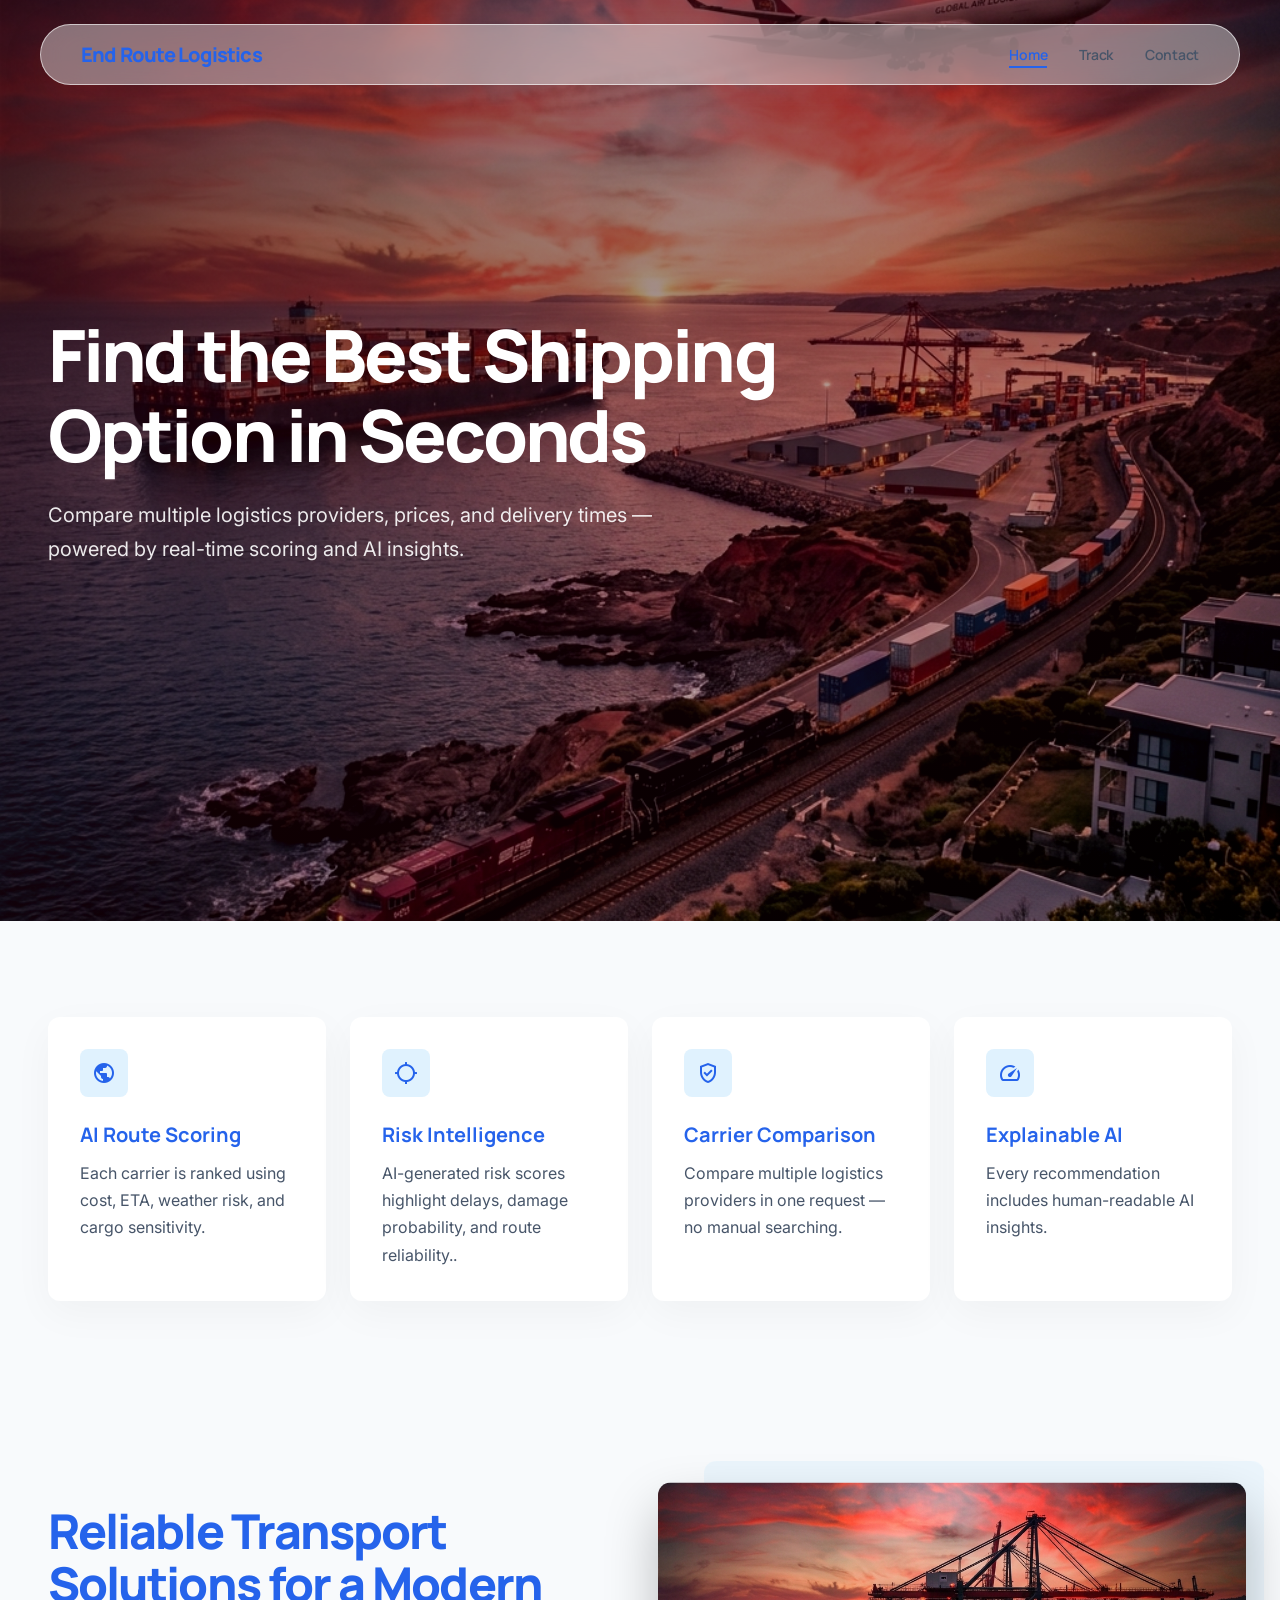
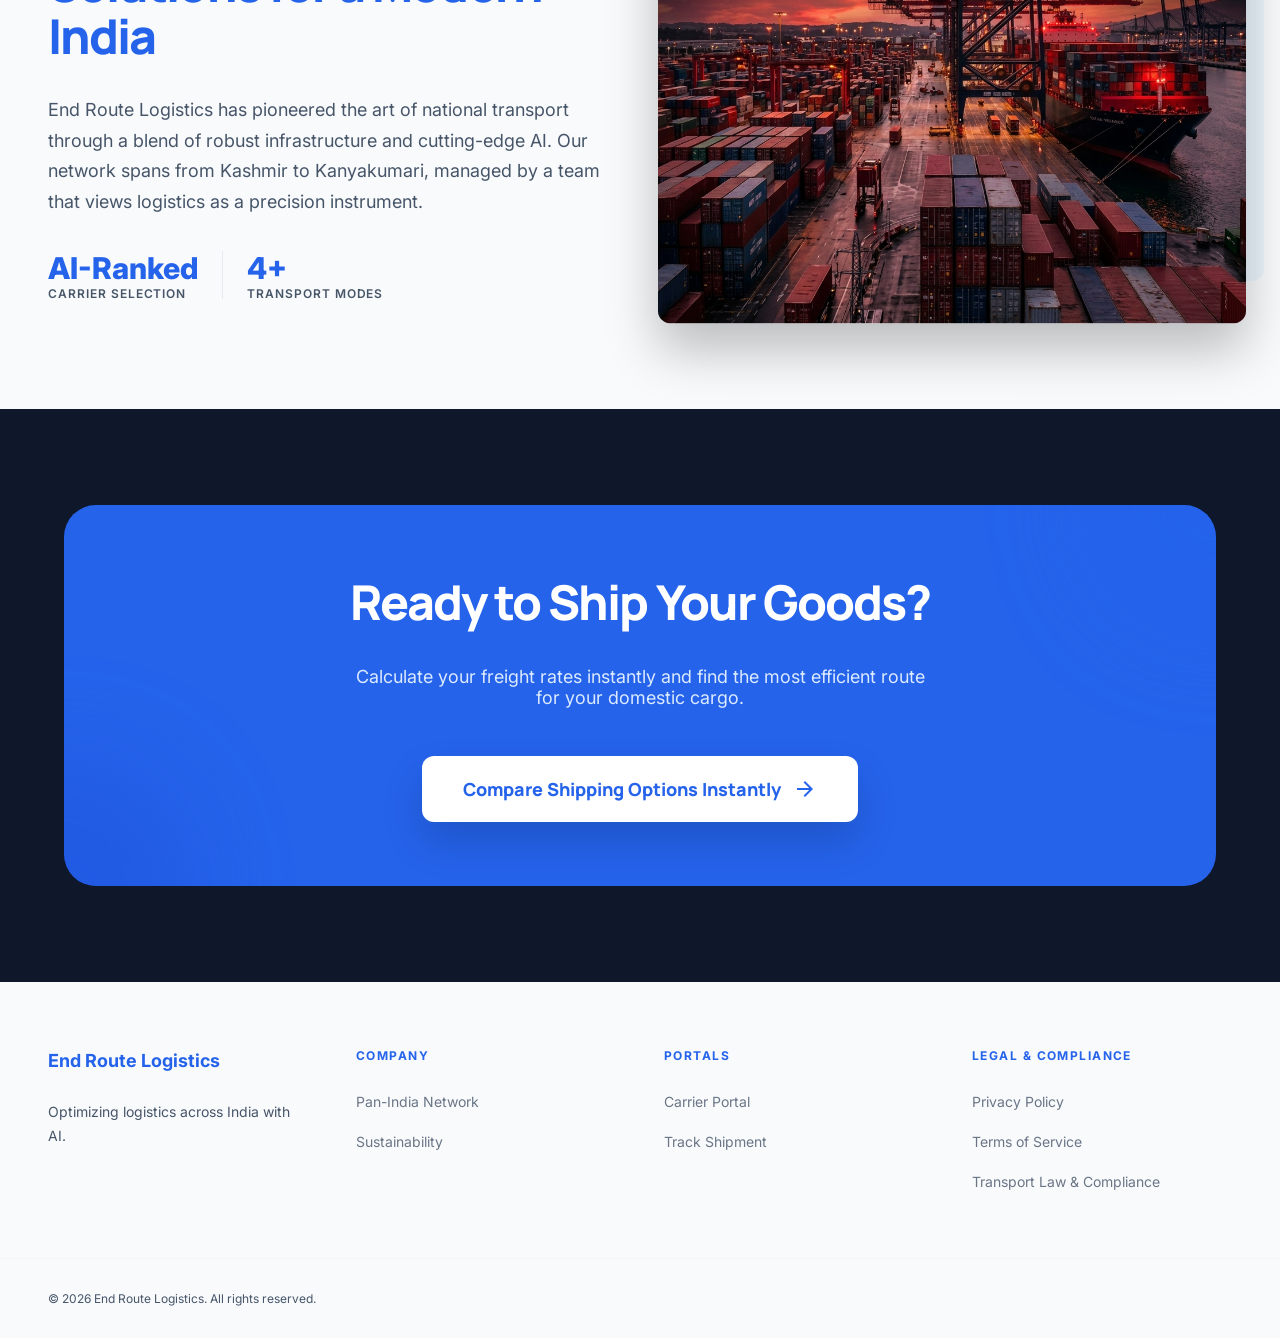
<file: src/main/resources/static/index.html>
<!DOCTYPE html>
<html class="scroll-smooth" lang="en">

<head>
    <meta charset="utf-8" />
    <meta content="width=device-width, initial-scale=1.0" name="viewport" />
    <title>End Route Logistics | Smart India Logistics</title>
    <link
        href="https://fonts.googleapis.com/css2?family=Manrope:wght@400;600;700;800&family=Inter:wght@400;500;600&display=swap"
        rel="stylesheet" />
    <link href="https://fonts.googleapis.com/css2?family=Material+Symbols+Outlined:wght,FILL@100..700,0..1&display=swap"
        rel="stylesheet" />
    <link rel="stylesheet" href="style.css" />
    <script async src="https://pagead2.googlesyndication.com/pagead/js/adsbygoogle.js?client=ca-pub-9901437252439097" crossorigin="anonymous"></script>
</head>

<body>
    <div class="page-transition-overlay" id="page-transition"></div>

    <!-- TopNavBar -->
    <nav class="top-nav">
        <div class="brand-name">End Route Logistics</div>
        <div class="nav-links">
            <a href="index.html" class="nav-link active">Home</a>
            <a href="shipment.html" class="nav-link">Track</a>
            <a href="mailto:support@endroutelogistics.com" class="nav-link">Contact</a>
        </div>
    </nav>

    <main class="main-content">

        <!-- Hero Section -->
        <section class="hero-section">
            <div class="hero-bg">
                <img class="hero-img" src="assets/hero_red_transport.png" alt="Global shipping cinematic composite" />
                <div class="hero-overlay"></div>
            </div>
            <div class="hero-content">
            <h1 class="hero-heading">
                Find the Best Shipping Option in Seconds
            </h1>

            <p class="hero-subtext">
                Compare multiple logistics providers, prices, and delivery times —
                powered by real-time scoring and AI insights.
            </p>
            </div>
        </section>

        <!-- Features Section -->
        <section class="features-section" id="features">
            <div class="features-grid">
                <div class="feature-card">
                    <div class="feature-icon">
                        <span class="material-symbols-outlined">public</span>
                    </div>
                    <h3 class="feature-title">AI Route Scoring</h3>
                    <p class="feature-text">Each carrier is ranked using cost, ETA, weather risk, and cargo sensitivity.</p>
                </div>

                <div class="feature-card">
                    <div class="feature-icon">
                        <span class="material-symbols-outlined">location_searching</span>
                    </div>
                    <h3 class="feature-title">Risk Intelligence</h3>
                    <p class="feature-text">AI-generated risk scores highlight delays, damage probability, and route reliability..</p>
                </div>

                <div class="feature-card">
                    <div class="feature-icon">
                        <span class="material-symbols-outlined">verified_user</span>
                    </div>
                    <h3 class="feature-title">Carrier Comparison</h3>
                    <p class="feature-text">Compare multiple logistics providers in one request — no manual searching.</p>
                </div>

                <div class="feature-card">
                    <div class="feature-icon">
                        <span class="material-symbols-outlined">speed</span>
                    </div>
                    <h3 class="feature-title">Explainable AI</h3>
                    <p class="feature-text">Every recommendation includes human-readable AI insights.</p>
                </div>

            </div>
        </section>

        <!-- About Section -->
        <section class="about-section" id="about">
            <div class="about-inner">
                <div class="about-text">
                    <h2 class="about-heading">Reliable Transport Solutions for a Modern India</h2>
                    <p class="about-body">
                        End Route Logistics has pioneered the art of national transport through a blend of
                        robust infrastructure and cutting-edge AI. Our network spans from Kashmir to Kanyakumari, managed by a team that views logistics as a precision instrument.
                    </p>
                    <div class="about-stats">
                        <div class="stat">
                            <span class="stat-number">AI-Ranked</span>
                            <span class="stat-label">Carrier Selection</span>
                        </div>
                        <div class="stat-divider"></div>
                        <div class="stat">
                            <span class="stat-number">4+</span>
                            <span class="stat-label">Transport Modes</span>
                        </div>
                    </div>
                </div>
                <div class="about-image-wrapper">
                    <div class="about-image-frame">
                        <img class="about-image" src="assets/about_red_terminal.png" alt="Modern container terminal" />
                    </div>
                    <div class="about-image-decoration"></div>
                </div>
            </div>
        </section>

        <!-- CTA Section -->
        <section class="cta-section">
            <div class="cta-card">
                <div class="cta-blob cta-blob--top"></div>
                <div class="cta-blob cta-blob--bottom"></div>
                <div class="cta-content">
                    <h2 class="cta-heading">Ready to Ship Your Goods?</h2>
                    <p class="cta-subtext">
                        Calculate your freight rates instantly and find the most efficient route
                        for your domestic cargo.
                    </p>
                    <button class="btn-cta">
                        Compare Shipping Options Instantly
                        <span class="material-symbols-outlined cta-arrow">arrow_forward</span>
                    </button>
                </div>
            </div>
        </section>

    </main>

    <!-- Footer -->
    <footer class="site-footer">
        <div class="footer-grid">
            <div class="footer-about">
                <div class="footer-brand">End Route Logistics</div>
                <p class="footer-tagline">Optimizing logistics across India with AI.</p>
            </div>
            <div class="footer-col">
                <div class="footer-col-title">Company</div>
                <a href="#about" class="footer-link">Pan-India Network</a>
                <a href="#features" class="footer-link">Sustainability</a>
            </div>
            <div class="footer-col">
                <div class="footer-col-title">Portals</div>
                <a href="shipment.html" class="footer-link">Carrier Portal</a>
                <a href="shipment.html" class="footer-link">Track Shipment</a>
            </div>
            <div class="footer-col">
                <div class="footer-col-title">Legal & Compliance</div>
                <a href="privacy.html" class="footer-link">Privacy Policy</a>
                <a href="terms.html" class="footer-link">Terms of Service</a>
                <a href="compliance.html" class="footer-link">Transport Law & Compliance</a>
            </div>
        </div>
        <div class="footer-bottom">
            <p>© 2026 End Route Logistics. All rights reserved.</p>
        </div>
    </footer>

    <script>
        document.addEventListener("DOMContentLoaded", () => {
            setTimeout(() => {
                const overlay = document.getElementById('page-transition');
                if (overlay) overlay.classList.add('hidden');
            }, 50);
        });

        const searchBtn = document.querySelector('.btn-cta');
        if (searchBtn) {
            searchBtn.addEventListener('click', (e) => {
                e.preventDefault();
                const transitionOverlay = document.getElementById('page-transition');
                transitionOverlay.classList.remove('hidden');
                transitionOverlay.classList.add('active');

                setTimeout(() => {
                    window.location.href = 'shipment.html';
                }, 400);
            });
        }

        window.addEventListener('pageshow', (event) => {
            if (event.persisted) {
                const transitionOverlay = document.getElementById('page-transition');
                transitionOverlay.classList.remove('active');
                transitionOverlay.classList.add('hidden');
            }
        });
    </script>
</body>

</html>
</file>
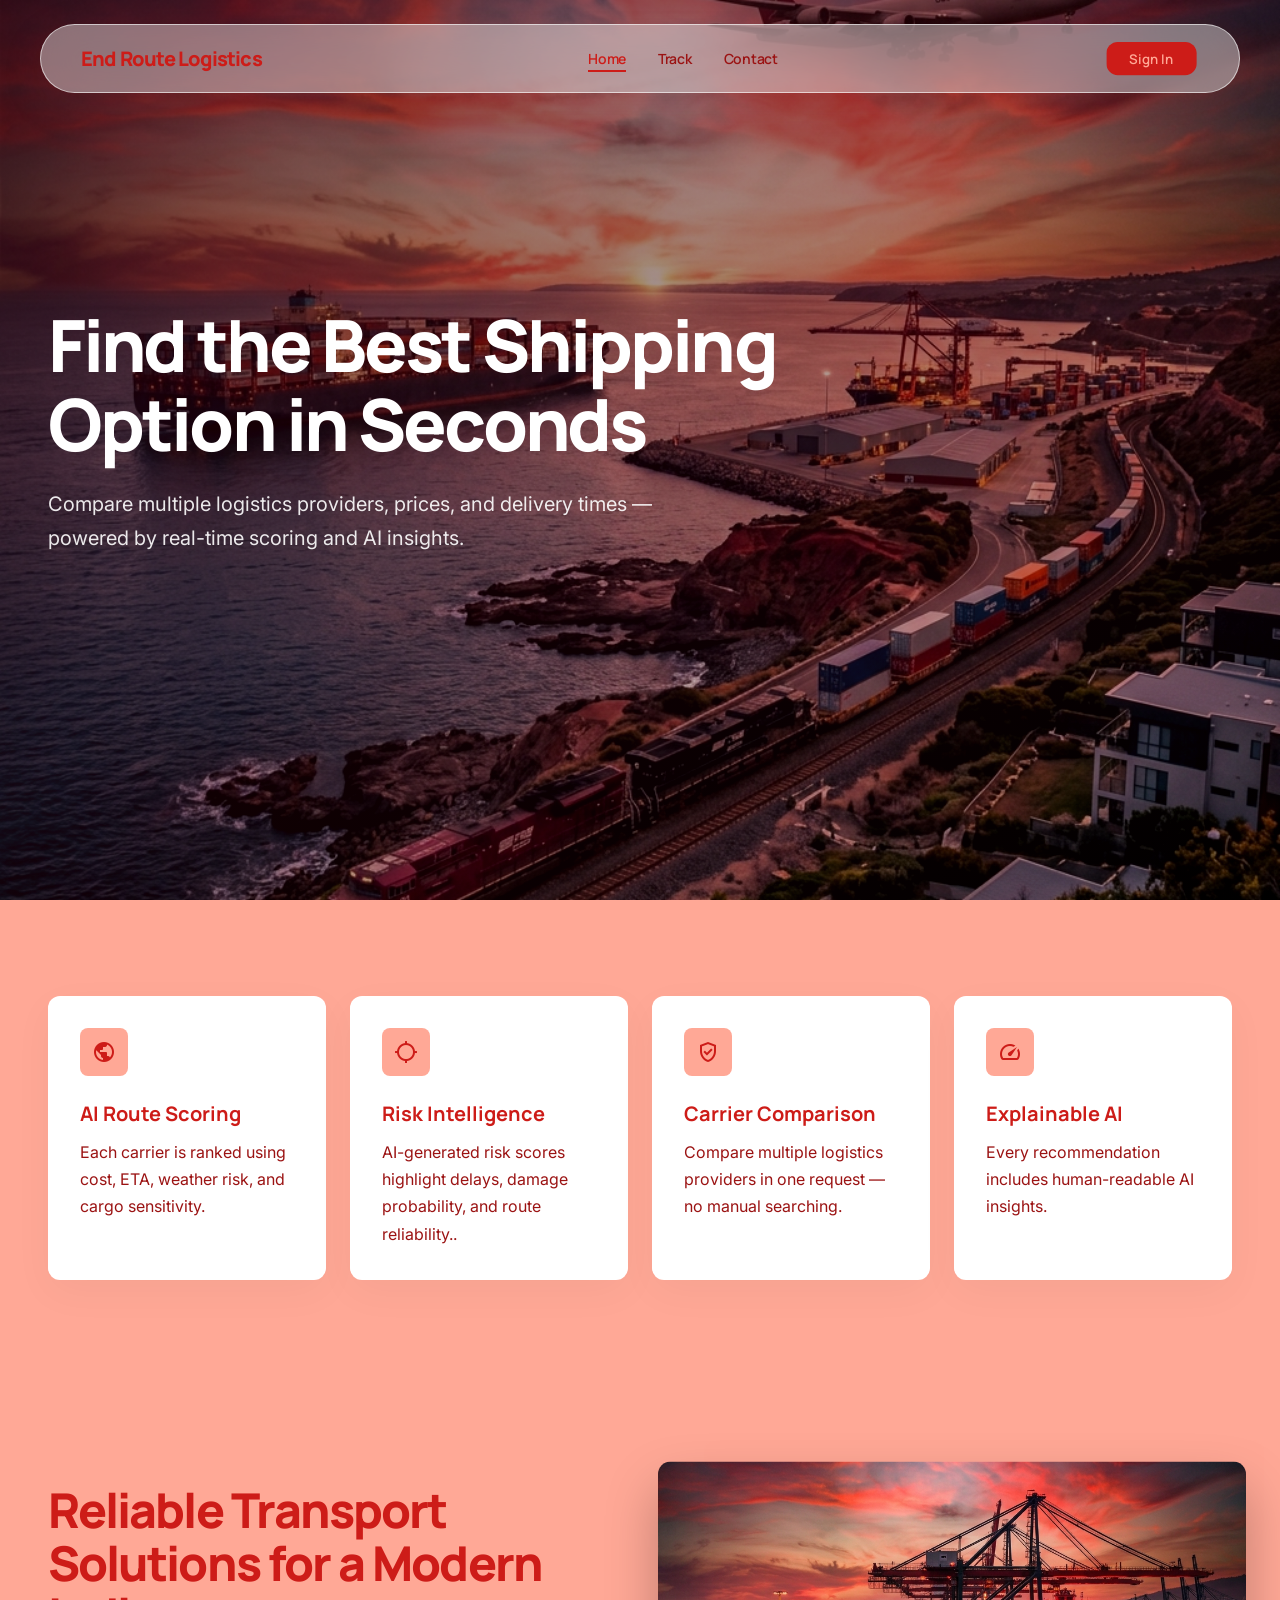
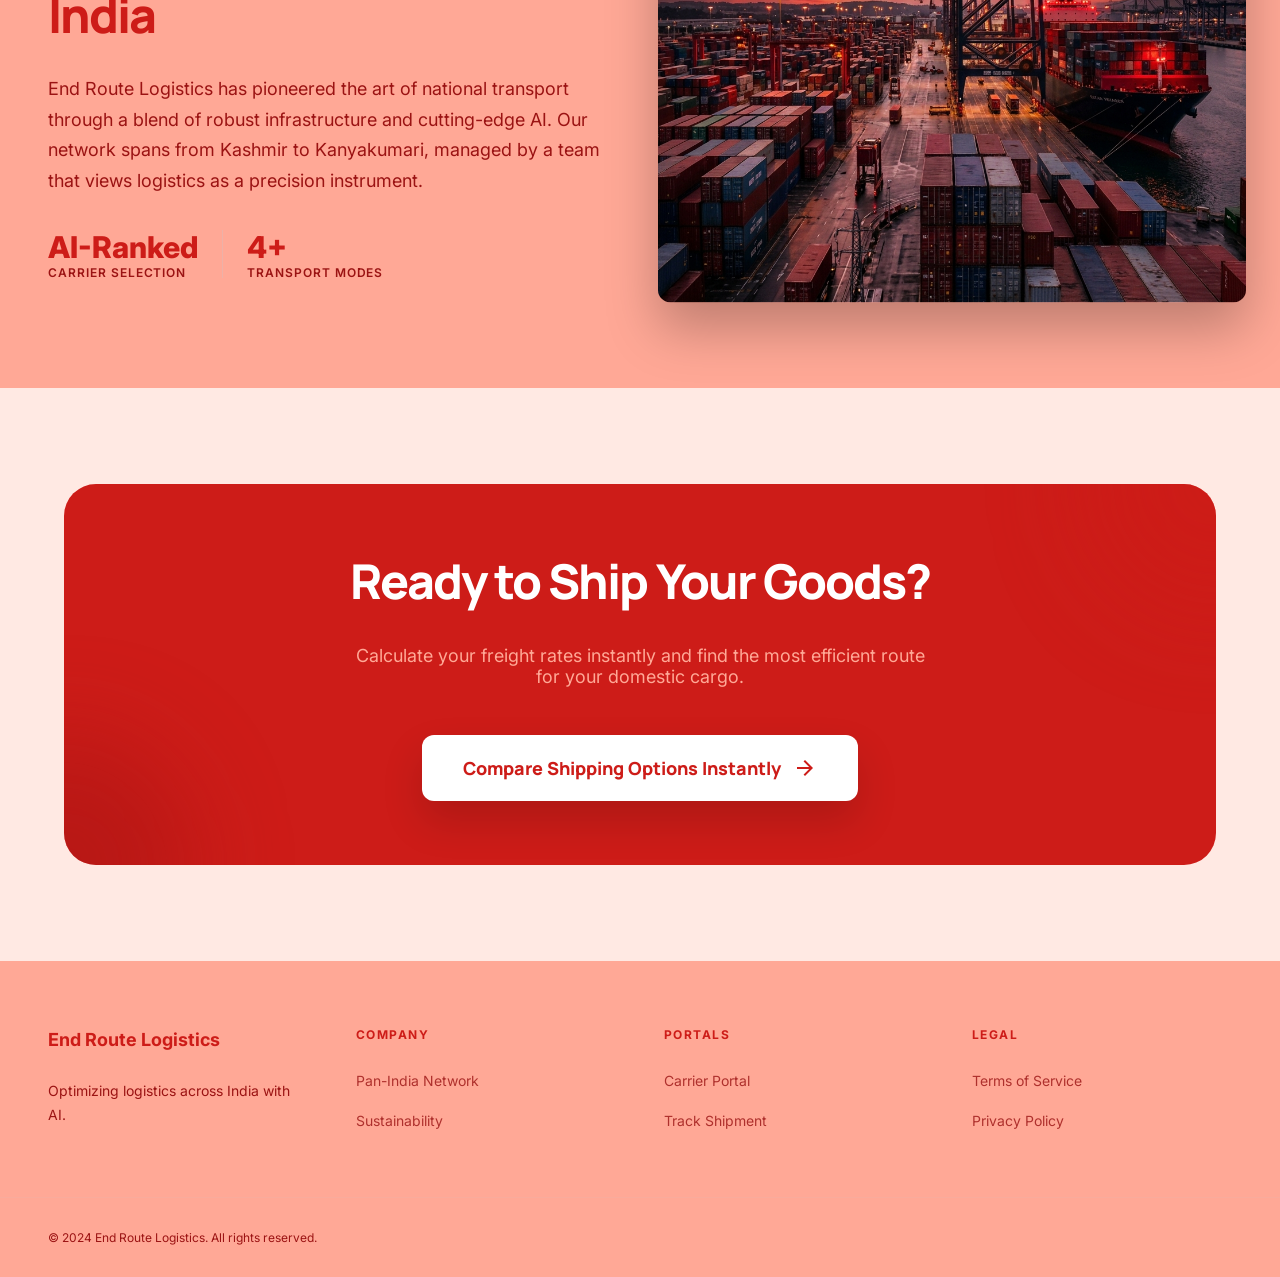
<file: src/main/resources/static/ERL_FrontEnd/index.html>
<!DOCTYPE html>
<html class="scroll-smooth" lang="en">

<head>
    <meta charset="utf-8" />
    <meta content="width=device-width, initial-scale=1.0" name="viewport" />
    <title>End Route Logistics | Smart India Logistics</title>
    <link
        href="https://fonts.googleapis.com/css2?family=Manrope:wght@400;600;700;800&family=Inter:wght@400;500;600&display=swap"
        rel="stylesheet" />
    <link href="https://fonts.googleapis.com/css2?family=Material+Symbols+Outlined:wght,FILL@100..700,0..1&display=swap"
        rel="stylesheet" />
    <link rel="stylesheet" href="style.css" />
</head>

<body>
    <div class="page-transition-overlay" id="page-transition"></div>

    <!-- TopNavBar -->
    <nav class="top-nav">
        <div class="brand-name">End Route Logistics</div>
        <div class="nav-links">
            <a href="#" class="nav-link active">Home</a>
            <a href="#" class="nav-link">Track</a>
            <a href="#" class="nav-link">Contact</a>
        </div>
        <button class="btn-signin">Sign In</button>
    </nav>

    <main class="main-content">

        <!-- Hero Section -->
        <section class="hero-section">
            <div class="hero-bg">
                <img class="hero-img" src="assets/hero_red_transport.png" alt="Global shipping cinematic composite" />
                <div class="hero-overlay"></div>
            </div>
            <div class="hero-content">
            <h1 class="hero-heading">
                Find the Best Shipping Option in Seconds
            </h1>

            <p class="hero-subtext">
                Compare multiple logistics providers, prices, and delivery times —
                powered by real-time scoring and AI insights.
            </p>
            </div>
        </section>

        <!-- Features Section -->
        <section class="features-section">
            <div class="features-grid">
                <div class="feature-card">
                    <div class="feature-icon">
                        <span class="material-symbols-outlined">public</span>
                    </div>
                    <h3 class="feature-title">AI Route Scoring</h3>
                    <p class="feature-text">Each carrier is ranked using cost, ETA, weather risk, and cargo sensitivity.</p>
                </div>

                <div class="feature-card">
                    <div class="feature-icon">
                        <span class="material-symbols-outlined">location_searching</span>
                    </div>
                    <h3 class="feature-title">Risk Intelligence</h3>
                    <p class="feature-text">AI-generated risk scores highlight delays, damage probability, and route reliability..</p>
                </div>

                <div class="feature-card">
                    <div class="feature-icon">
                        <span class="material-symbols-outlined">verified_user</span>
                    </div>
                    <h3 class="feature-title">Carrier Comparison</h3>
                    <p class="feature-text">Compare multiple logistics providers in one request — no manual searching.</p>
                </div>

                <div class="feature-card">
                    <div class="feature-icon">
                        <span class="material-symbols-outlined">speed</span>
                    </div>
                    <h3 class="feature-title">Explainable AI</h3>
                    <p class="feature-text">Every recommendation includes human-readable AI insights.</p>
                </div>

            </div>
        </section>

        <!-- About Section -->
        <section class="about-section">
            <div class="about-inner">
                <div class="about-text">
                    <h2 class="about-heading">Reliable Transport Solutions for a Modern India</h2>
                    <p class="about-body">
                        End Route Logistics has pioneered the art of national transport through a blend of
                        robust infrastructure and cutting-edge AI. Our network spans from Kashmir to Kanyakumari, managed by a team that views logistics as a precision instrument.
                    </p>
                    <div class="about-stats">
                        <div class="stat">
                            <span class="stat-number">AI-Ranked</span>
                            <span class="stat-label">Carrier Selection</span>
                        </div>
                        <div class="stat-divider"></div>
                        <div class="stat">
                            <span class="stat-number">4+</span>
                            <span class="stat-label">Transport Modes</span>
                        </div>
                    </div>
                </div>
                <div class="about-image-wrapper">
                    <div class="about-image-frame">
                        <img class="about-image" src="assets/about_red_terminal.png" alt="Modern container terminal" />
                    </div>
                    <div class="about-image-decoration"></div>
                </div>
            </div>
        </section>

        <!-- CTA Section -->
        <section class="cta-section">
            <div class="cta-card">
                <div class="cta-blob cta-blob--top"></div>
                <div class="cta-blob cta-blob--bottom"></div>
                <div class="cta-content">
                    <h2 class="cta-heading">Ready to Ship Your Goods?</h2>
                    <p class="cta-subtext">
                        Calculate your freight rates instantly and find the most efficient route
                        for your domestic cargo.
                    </p>
                    <button class="btn-cta">
                        Compare Shipping Options Instantly
                        <span class="material-symbols-outlined cta-arrow">arrow_forward</span>
                    </button>
                </div>
            </div>
        </section>

    </main>

    <!-- Footer -->
    <footer class="site-footer">
        <div class="footer-grid">
            <div class="footer-about">
                <div class="footer-brand">End Route Logistics</div>
                <p class="footer-tagline">Optimizing logistics across India with AI.</p>
            </div>
            <div class="footer-col">
                <div class="footer-col-title">Company</div>
                <a href="#" class="footer-link">Pan-India Network</a>
                <a href="#" class="footer-link">Sustainability</a>
            </div>
            <div class="footer-col">
                <div class="footer-col-title">Portals</div>
                <a href="#" class="footer-link">Carrier Portal</a>
                <a href="#" class="footer-link">Track Shipment</a>
            </div>
            <div class="footer-col">
                <div class="footer-col-title">Legal</div>
                <a href="#" class="footer-link">Terms of Service</a>
                <a href="#" class="footer-link">Privacy Policy</a>
            </div>
        </div>
        <div class="footer-bottom">
            <p>© 2024 End Route Logistics. All rights reserved.</p>
        </div>
    </footer>

    <script>
        document.addEventListener("DOMContentLoaded", () => {
            setTimeout(() => {
                const overlay = document.getElementById('page-transition');
                if (overlay) overlay.classList.add('hidden');
            }, 50);
        });

        const searchBtn = document.querySelector('.btn-cta');
        if (searchBtn) {
            searchBtn.addEventListener('click', (e) => {
                e.preventDefault();
                const transitionOverlay = document.getElementById('page-transition');
                transitionOverlay.classList.remove('hidden');
                transitionOverlay.classList.add('active');

                setTimeout(() => {
                    window.location.href = 'shipment.html';
                }, 400);
            });
        }

        window.addEventListener('pageshow', (event) => {
            if (event.persisted) {
                const transitionOverlay = document.getElementById('page-transition');
                transitionOverlay.classList.remove('active');
                transitionOverlay.classList.add('hidden');
            }
        });
    </script>
</body>

</html>
</file>
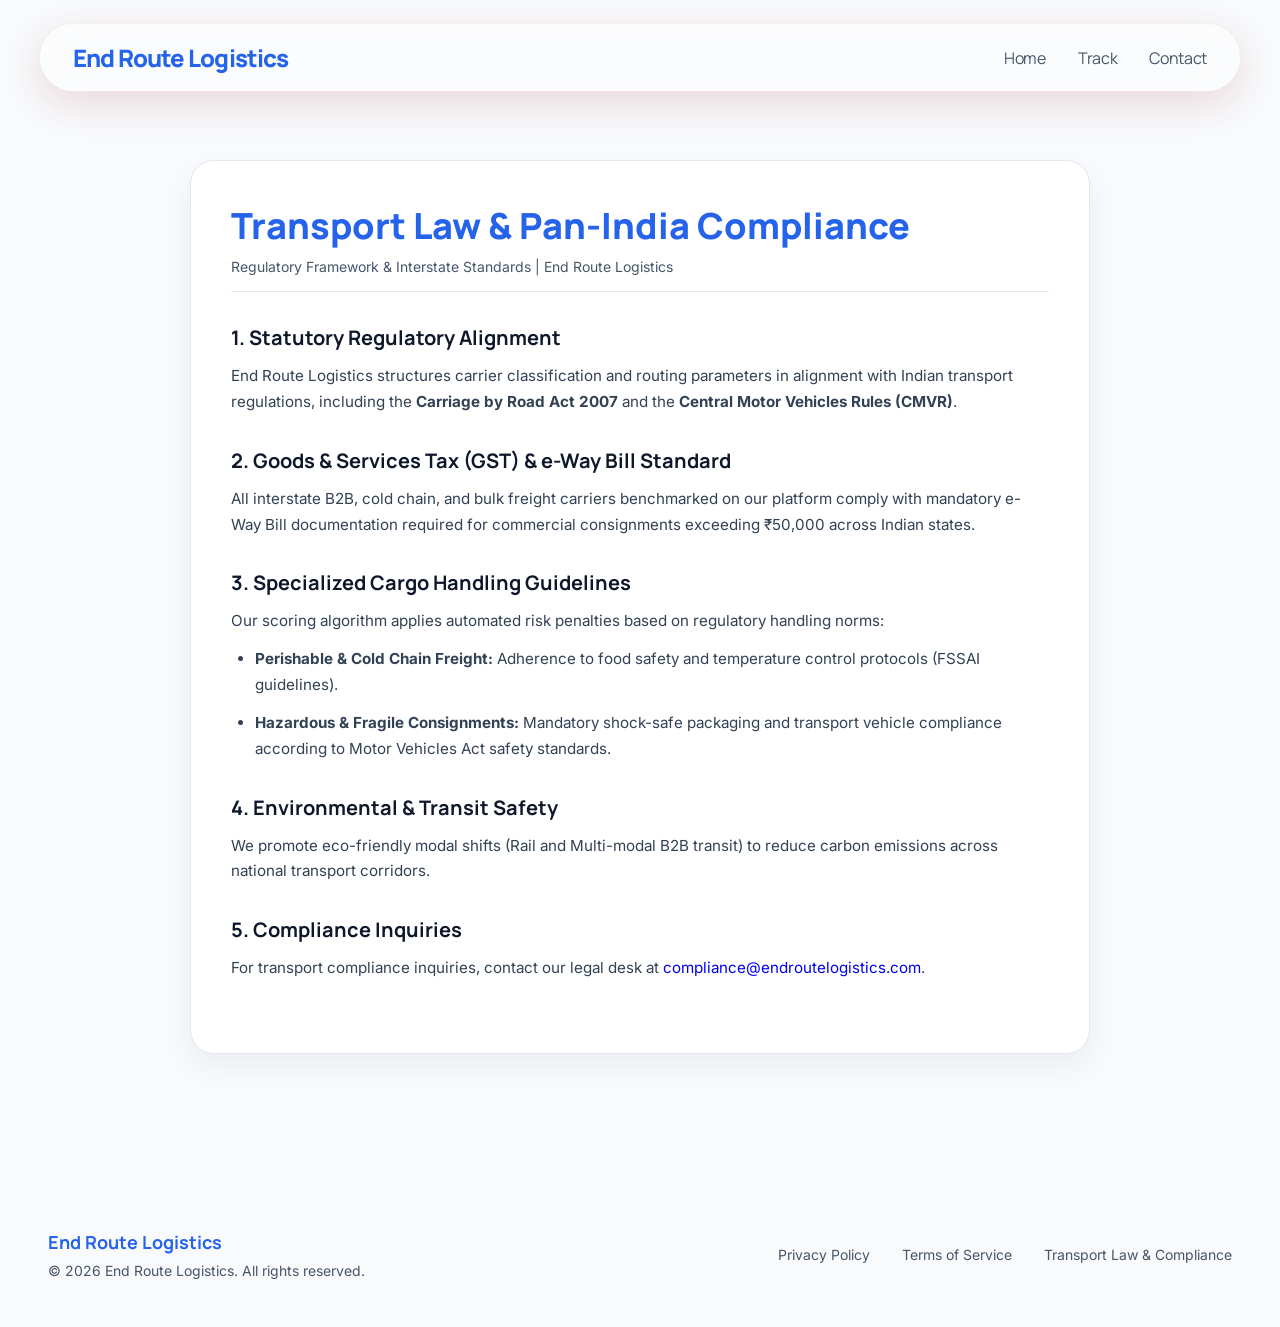
<file: src/main/resources/static/compliance.html>
<!DOCTYPE html>
<html class="light" lang="en">
<head>
  <meta charset="utf-8">
  <meta content="width=device-width, initial-scale=1.0" name="viewport">
  <title>Transport Law & Pan-India Compliance | End Route Logistics</title>
  <link href="https://fonts.googleapis.com/css2?family=Manrope:wght@400;700;800&family=Inter:wght@400;500;600&display=swap" rel="stylesheet">
  <link href="https://fonts.googleapis.com/css2?family=Material+Symbols+Outlined:wght,FILL@100..700,0..1&display=swap" rel="stylesheet">
  <link rel="stylesheet" href="shipment.css">
  <script async src="https://pagead2.googlesyndication.com/pagead/js/adsbygoogle.js?client=ca-pub-9901437252439097" crossorigin="anonymous"></script>
  <style>
    .legal-container {
      max-width: 900px;
      margin: 3rem auto 5rem;
      padding: 2.5rem;
      background: #FFFFFF;
      border-radius: 1.5rem;
      border: 1px solid #E2E8F0;
      box-shadow: 0 12px 32px rgba(15, 23, 42, 0.06);
    }
    .legal-title {
      font-family: var(--font-headline);
      font-size: 2.25rem;
      font-weight: 800;
      color: var(--color-primary);
      margin-bottom: 0.5rem;
    }
    .legal-updated {
      font-size: 0.875rem;
      color: var(--color-on-surface-variant);
      margin-bottom: 2rem;
      padding-bottom: 1rem;
      border-bottom: 1px solid #E2E8F0;
    }
    .legal-section {
      margin-bottom: 2rem;
    }
    .legal-section h2 {
      font-family: var(--font-headline);
      font-size: 1.25rem;
      font-weight: 700;
      color: var(--color-on-surface);
      margin-bottom: 0.75rem;
    }
    .legal-section p, .legal-section li {
      font-size: 0.95rem;
      line-height: 1.7;
      color: #334155;
      margin-bottom: 0.75rem;
    }
    .legal-section ul {
      padding-left: 1.5rem;
    }
  </style>
</head>
<body>
  <div class="page-transition-overlay" id="page-transition"></div>

  <header class="top-nav">
    <nav class="nav-inner">
      <div class="brand-name">End Route Logistics</div>
      <div class="nav-links">
        <a href="index.html">Home</a>
        <a href="shipment.html">Track</a>
        <a href="mailto:support@endroutelogistics.com">Contact</a>
      </div>
    </nav>
  </header>

  <main class="main-content" style="padding-top: 7rem;">
    <div class="legal-container">
      <h1 class="legal-title">Transport Law & Pan-India Compliance</h1>
      <div class="legal-updated">Regulatory Framework & Interstate Standards | End Route Logistics</div>

      <div class="legal-section">
        <h2>1. Statutory Regulatory Alignment</h2>
        <p>End Route Logistics structures carrier classification and routing parameters in alignment with Indian transport regulations, including the <strong>Carriage by Road Act 2007</strong> and the <strong>Central Motor Vehicles Rules (CMVR)</strong>.</p>
      </div>

      <div class="legal-section">
        <h2>2. Goods & Services Tax (GST) & e-Way Bill Standard</h2>
        <p>All interstate B2B, cold chain, and bulk freight carriers benchmarked on our platform comply with mandatory e-Way Bill documentation required for commercial consignments exceeding ₹50,000 across Indian states.</p>
      </div>

      <div class="legal-section">
        <h2>3. Specialized Cargo Handling Guidelines</h2>
        <p>Our scoring algorithm applies automated risk penalties based on regulatory handling norms:</p>
        <ul>
          <li><strong>Perishable & Cold Chain Freight:</strong> Adherence to food safety and temperature control protocols (FSSAI guidelines).</li>
          <li><strong>Hazardous & Fragile Consignments:</strong> Mandatory shock-safe packaging and transport vehicle compliance according to Motor Vehicles Act safety standards.</li>
        </ul>
      </div>

      <div class="legal-section">
        <h2>4. Environmental & Transit Safety</h2>
        <p>We promote eco-friendly modal shifts (Rail and Multi-modal B2B transit) to reduce carbon emissions across national transport corridors.</p>
      </div>

      <div class="legal-section">
        <h2>5. Compliance Inquiries</h2>
        <p>For transport compliance inquiries, contact our legal desk at <a href="mailto:compliance@endroutelogistics.com">compliance@endroutelogistics.com</a>.</p>
      </div>
    </div>
  </main>

  <footer class="site-footer">
    <div class="footer-inner">
      <div class="footer-brand">
        <div class="footer-brand-name">End Route Logistics</div>
        <div class="footer-copy">© 2026 End Route Logistics. All rights reserved.</div>
      </div>
      <div class="footer-links">
        <a href="privacy.html">Privacy Policy</a>
        <a href="terms.html">Terms of Service</a>
        <a href="compliance.html">Transport Law & Compliance</a>
      </div>
    </div>
  </footer>

  <script>
    document.addEventListener("DOMContentLoaded", () => {
      setTimeout(() => {
        const overlay = document.getElementById('page-transition');
        if (overlay) overlay.classList.add('hidden');
      }, 50);
    });
  </script>
</body>
</html>
</file>
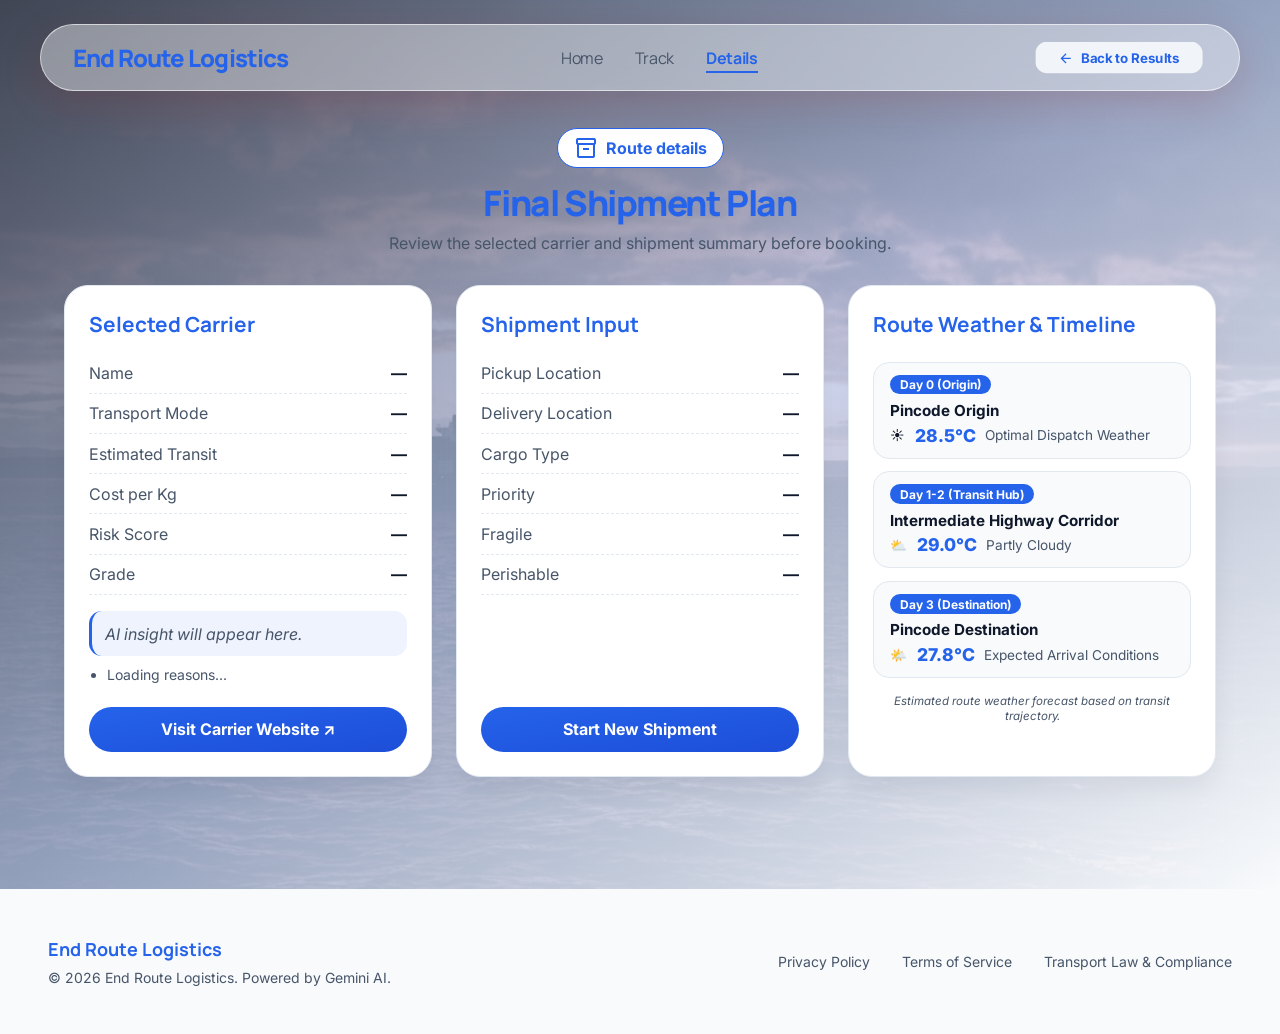
<file: src/main/resources/static/details.html>
<!DOCTYPE html>
<html class="light" lang="en">
<head>
  <meta charset="utf-8">
  <meta content="width=device-width, initial-scale=1.0" name="viewport">
  <title>Shipment Details | End Route Logistics</title>
  <link href="https://fonts.googleapis.com/css2?family=Manrope:wght@400;700;800&family=Inter:wght@400;500;600&display=swap" rel="stylesheet">
  <link href="https://fonts.googleapis.com/css2?family=Material+Symbols+Outlined:wght,FILL@100..700,0..1&display=swap" rel="stylesheet">
  <link rel="stylesheet" href="shipment.css">
  <link rel="stylesheet" href="details.css">
  <script async src="https://pagead2.googlesyndication.com/pagead/js/adsbygoogle.js?client=ca-pub-9901437252439097" crossorigin="anonymous"></script>
</head>
<body>
  <div class="page-transition-overlay" id="page-transition"></div>

  <header class="top-nav">
    <nav class="nav-inner">
      <div class="brand-name">End Route Logistics</div>
      <div class="nav-links">
        <a href="index.html">Home</a>
        <a href="shipment.html">Track</a>
        <a href="results.html" class="active">Details</a>
      </div>
      <div class="nav-actions">
        <a href="results.html" style="text-decoration:none;">
          <button class="btn-signin" style="background-color: var(--color-surface-container-high); color: var(--color-primary); display: flex; align-items: center; gap: 0.5rem; transition: transform 0.2s, box-shadow 0.2s;">
            <span class="material-symbols-outlined" style="font-size: 16px;">arrow_back</span>
            Back to Results
          </button>
        </a>
      </div>
    </nav>
  </header>

  <main class="main-content">
    <div class="bg-layer">
      <div class="bg-gradient-overlay"></div>
      <img alt="Cargo ship background" class="bg-image" src="assets/shipment_red_bg.png">
    </div>

    <section class="details-content">
      <div class="details-header">
        <div class="route-pill"><span class="material-symbols-outlined">inventory_2</span><span id="routeLabel">Route details</span></div>
        <h1 class="hero-heading">Final <span class="hero-accent">Shipment Plan</span></h1>
        <p class="hero-sub">Review the selected carrier and shipment summary before booking.</p>
      </div>

      <div class="details-grid">
        <article class="details-card">
          <h2>Selected Carrier</h2>
          <div class="kv"><span>Name</span><strong id="carrierName">—</strong></div>
          <div class="kv"><span>Transport Mode</span><strong id="carrierMode">—</strong></div>
          <div class="kv"><span>Estimated Transit</span><strong id="carrierTransit">—</strong></div>
          <div class="kv"><span>Cost per Kg</span><strong id="carrierCost">—</strong></div>
          <div class="kv"><span>Risk Score</span><strong id="carrierRisk">—</strong></div>
          <div class="kv"><span>Grade</span><strong id="carrierGrade">—</strong></div>
          <p class="ai-box" id="carrierInsight">AI insight will appear here.</p>
          <ul class="ai-reasons" id="carrierReasons"><li>Loading reasons...</li></ul>

          <div class="actions">
            <a id="carrierVisitBtn" class="btn-main" href="#" target="_blank" rel="noopener noreferrer">Visit Carrier Website ↗</a>
          </div>
        </article>

        <article class="details-card">
          <h2>Shipment Input</h2>
          <div class="kv"><span>Pickup Location</span><strong id="shipOrigin">—</strong></div>
          <div class="kv"><span>Delivery Location</span><strong id="shipDestination">—</strong></div>
          <div class="kv"><span>Cargo Type</span><strong id="shipCargo">—</strong></div>
          <div class="kv"><span>Priority</span><strong id="shipPriority">—</strong></div>
          <div class="kv"><span>Fragile</span><strong id="shipFragile">—</strong></div>
          <div class="kv"><span>Perishable</span><strong id="shipPerishable">—</strong></div>

          <div class="actions">
            <a class="btn-main" href="shipment.html">Start New Shipment</a>
          </div>
        </article>

        <article class="details-card">
          <h2>Route Weather & Timeline</h2>
          <div class="timeline-container" id="weatherTimelineContainer">
            <div style="color:var(--color-on-surface-variant); text-align:center; padding:1rem;">Loading route weather...</div>
          </div>
          <div class="timeline-disclaimer" id="timelineDisclaimer" style="display:none;"></div>
        </article>
      </div>
    </section>
  </main>

  <footer class="site-footer" style="position: relative; z-index: 20;">
    <div class="footer-inner">
      <div class="footer-brand">
        <div class="footer-brand-name">End Route Logistics</div>
        <div class="footer-copy">© 2026 End Route Logistics. Powered by Gemini AI.</div>
      </div>
      <div class="footer-links">
        <a href="privacy.html">Privacy Policy</a>
        <a href="terms.html">Terms of Service</a>
        <a href="compliance.html">Transport Law & Compliance</a>
      </div>
    </div>
  </footer>

  <script>
    document.addEventListener('DOMContentLoaded', () => {
      setTimeout(() => {
        const overlay = document.getElementById('page-transition');
        if (overlay) overlay.classList.add('hidden');
      }, 50);

      const selectedCarrierRaw = sessionStorage.getItem('erlSelectedCarrier');
      const requestRaw = sessionStorage.getItem('erlResult');

      const selectedCarrier = selectedCarrierRaw ? JSON.parse(selectedCarrierRaw) : null;
      const request = requestRaw ? JSON.parse(requestRaw) : null;

      if (request) {
        document.getElementById('routeLabel').textContent = `${request.origin || '—'} → ${request.destination || '—'}`;
        document.getElementById('shipOrigin').textContent = request.origin || '—';
        document.getElementById('shipDestination').textContent = request.destination || '—';
        document.getElementById('shipCargo').textContent = request.cargoType || '—';
        document.getElementById('shipPriority').textContent = request.priority || 'BALANCED';
        document.getElementById('shipFragile').textContent = request.fragile ? 'Yes' : 'No';
        document.getElementById('shipPerishable').textContent = request.perishable ? 'Yes' : 'No';
      }

      if (selectedCarrier) {
        document.getElementById('carrierName').textContent = selectedCarrier.name || '—';
        document.getElementById('carrierMode').textContent = selectedCarrier.mode || '—';
        document.getElementById('carrierTransit').textContent = `${selectedCarrier.estimatedDays ?? '—'} days`;
        document.getElementById('carrierCost').textContent = selectedCarrier.costPerKg ? `₹${selectedCarrier.costPerKg}/kg` : '—';
        document.getElementById('carrierRisk').textContent = selectedCarrier.riskScore ?? '—';
        document.getElementById('carrierGrade').textContent = selectedCarrier.grade || selectedCarrier.safetyGrade || '—';
        document.getElementById('carrierInsight').textContent = selectedCarrier.aiInsight || selectedCarrier.aiReason || 'No AI insight available.';
        const reasonsList = document.getElementById('carrierReasons');

        const reasons = [];
        if (selectedCarrier.estimatedDays <= 3) {
          reasons.push("Fast delivery");
        }
        if (selectedCarrier.costPerKg <= 50) {
          reasons.push("Cost effective");
        }
        if (selectedCarrier.riskScore < 30) {
          reasons.push("Low risk shipment");
        }
        if (selectedCarrier.mode === "Air") {
          reasons.push("Air transport for speed");
        }
        if (reasons.length === 0) {
          reasons.push("Balanced performance");
        }
        reasonsList.innerHTML = reasons.map(r => `<li>${r}</li>`).join('');

        const visitBtn = document.getElementById('carrierVisitBtn');
        if (visitBtn) {
          if (selectedCarrier.website) {
            visitBtn.href = selectedCarrier.website;
            visitBtn.textContent = `Visit ${selectedCarrier.name} Website ↗`;
          } else if (selectedCarrier.name) {
            visitBtn.href = `https://www.google.com/search?q=${encodeURIComponent(selectedCarrier.name)}+official+site`;
            visitBtn.textContent = `Visit ${selectedCarrier.name} Website ↗`;
          } else {
            visitBtn.removeAttribute('href');
            visitBtn.textContent = 'No link available';
          }
        }
      }

      renderWeatherTimeline(selectedCarrier, request);
    });

    function getWeatherIcon(cond) {
      if (!cond) return '🌡️';
      const c = cond.toLowerCase();
      if (c.includes('rain') || c.includes('drizzle')) return '🌧️';
      if (c.includes('thunder') || c.includes('storm')) return '⛈️';
      if (c.includes('cloud')) return '⛅';
      if (c.includes('sun') || c.includes('clear')) return '☀️';
      if (c.includes('snow')) return '❄️';
      if (c.includes('fog') || c.includes('mist') || c.includes('haze')) return '🌫️';
      return '🌡️';
    }

    function renderWeatherTimeline(selectedCarrier, request) {
      const container = document.getElementById('weatherTimelineContainer');
      const disclaimerEl = document.getElementById('timelineDisclaimer');
      container.innerHTML = '';

      let timeline = selectedCarrier ? selectedCarrier.timeline : null;
      let days = (timeline && Array.isArray(timeline.days) && timeline.days.length > 0) ? timeline.days : null;

      if (days) {
        days.forEach(day => {
          const step = document.createElement('div');
          step.className = 'weather-step';

          const icon = getWeatherIcon(day.condition);
          const tempStr = day.temperature !== null && day.temperature !== undefined ? `${day.temperature}°C` : 'N/A';
          const condStr = day.condition || 'Clear';
          const advisoryHtml = day.advisory ? `<div class="weather-advisory">💡 ${day.advisory}</div>` : '';

          let dayLabel = `Day ${day.day}`;
          if (day.day === 0) dayLabel = 'Day 0 (Origin)';
          else if (day.day === days.length - 1) dayLabel = `Day ${day.day} (Destination)`;

          step.innerHTML = `
            <div class="weather-step-header">
              <span class="day-badge">${dayLabel}</span>
              <span class="weather-date">${day.date || ''}</span>
            </div>
            <div class="weather-city-name">${day.city || 'Transit Stop'} ${day.pincode ? `(${day.pincode})` : ''}</div>
            <div class="weather-info-row">
              <span>${icon}</span>
              <span class="weather-temp">${tempStr}</span>
              <span class="weather-cond">${condStr}</span>
            </div>
            ${advisoryHtml}
          `;
          container.appendChild(step);
        });

        if (timeline.disclaimer) {
          disclaimerEl.textContent = timeline.disclaimer;
          disclaimerEl.style.display = 'block';
        }
      } else {
        const originCity = request ? (request.origin || 'Origin') : 'Origin';
        const destCity = request ? (request.destination || 'Destination') : 'Destination';
        const transitDays = selectedCarrier ? (selectedCarrier.estimatedDays || 3) : 3;

        container.innerHTML = `
          <div class="weather-step">
            <div class="weather-step-header"><span class="day-badge">Day 0 (Origin)</span></div>
            <div class="weather-city-name">Pincode ${originCity}</div>
            <div class="weather-info-row"><span>☀️</span><span class="weather-temp">28.5°C</span><span class="weather-cond">Optimal Dispatch Weather</span></div>
          </div>
          ${transitDays > 2 ? `
          <div class="weather-step">
            <div class="weather-step-header"><span class="day-badge">Day 1-${transitDays - 1} (Transit Hub)</span></div>
            <div class="weather-city-name">Intermediate Highway Corridor</div>
            <div class="weather-info-row"><span>⛅</span><span class="weather-temp">29.0°C</span><span class="weather-cond">Partly Cloudy</span></div>
          </div>` : ''}
          <div class="weather-step">
            <div class="weather-step-header"><span class="day-badge">Day ${transitDays} (Destination)</span></div>
            <div class="weather-city-name">Pincode ${destCity}</div>
            <div class="weather-info-row"><span>🌤️</span><span class="weather-temp">27.8°C</span><span class="weather-cond">Expected Arrival Conditions</span></div>
          </div>
        `;
        disclaimerEl.textContent = 'Estimated route weather forecast based on transit trajectory.';
        disclaimerEl.style.display = 'block';
      }
    }
  </script>
</body>
</html>
</file>
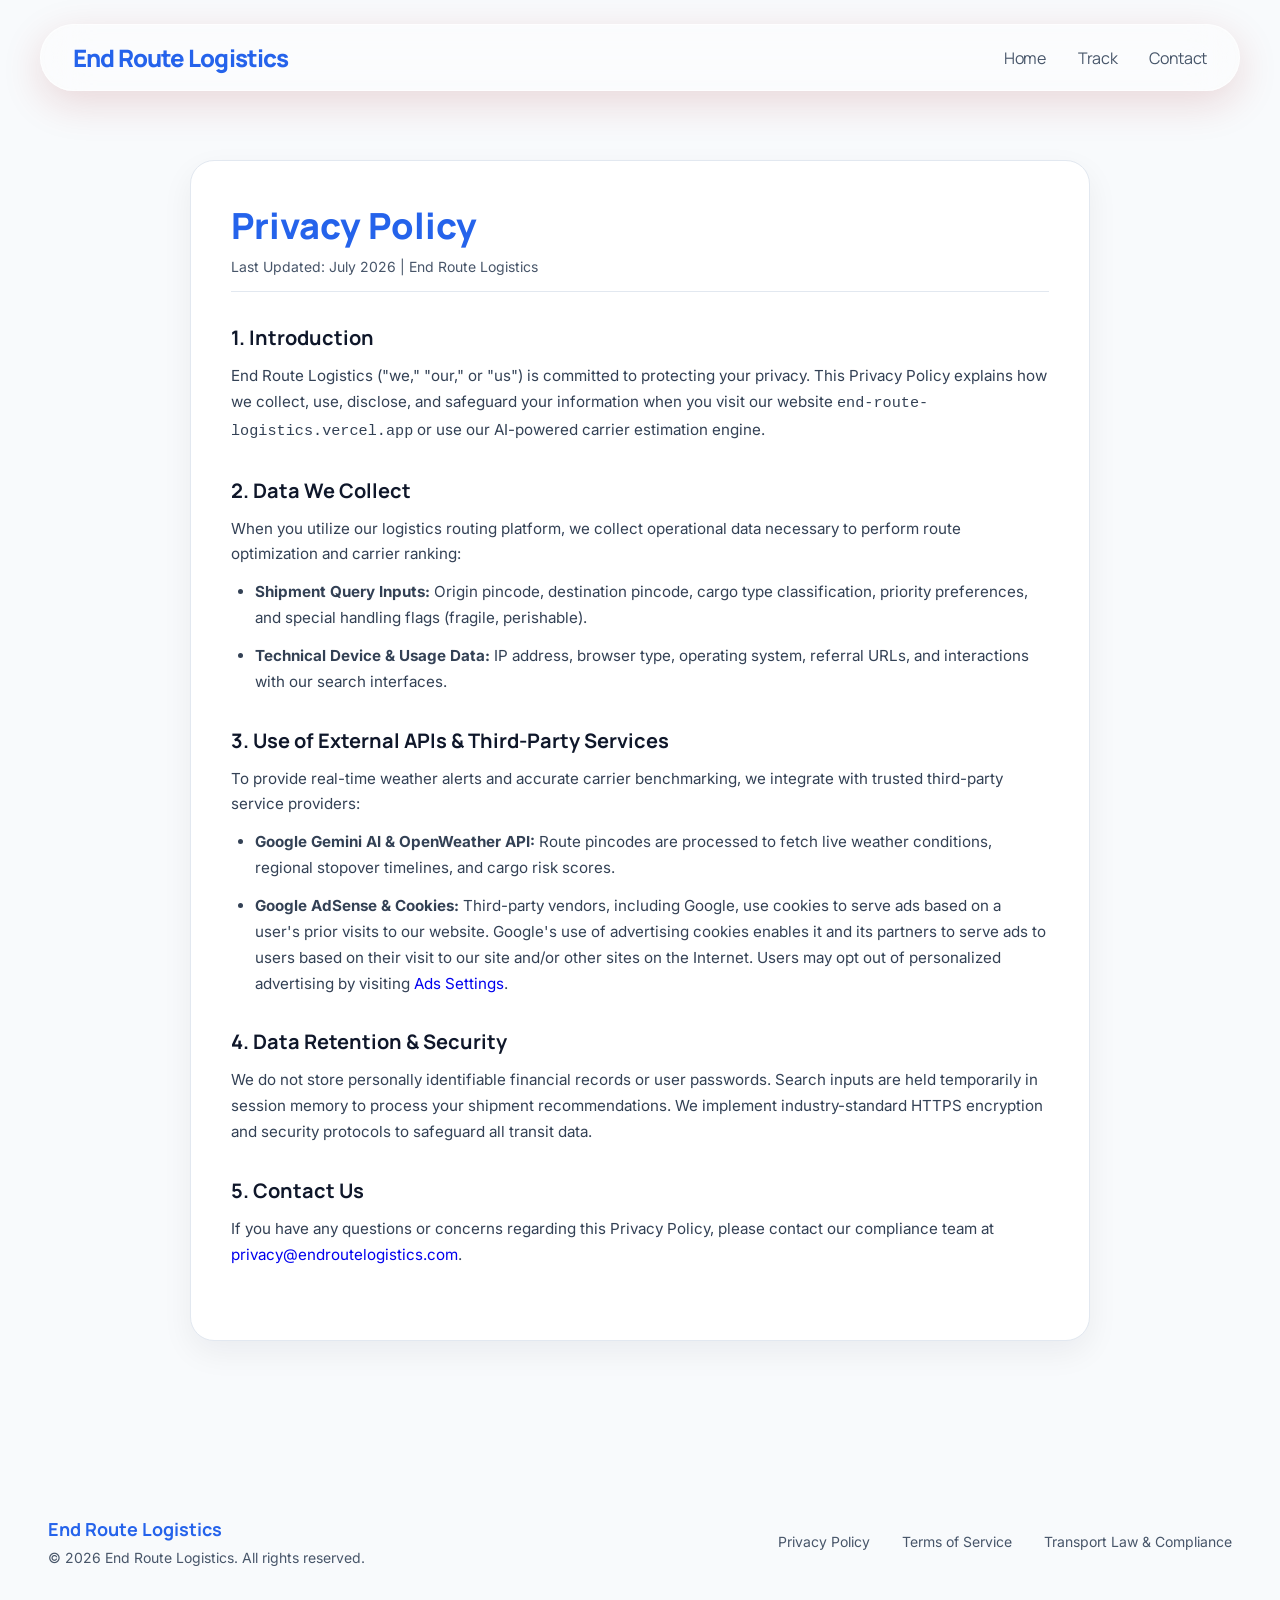
<file: src/main/resources/static/privacy.html>
<!DOCTYPE html>
<html class="light" lang="en">
<head>
  <meta charset="utf-8">
  <meta content="width=device-width, initial-scale=1.0" name="viewport">
  <title>Privacy Policy | End Route Logistics</title>
  <link href="https://fonts.googleapis.com/css2?family=Manrope:wght@400;700;800&family=Inter:wght@400;500;600&display=swap" rel="stylesheet">
  <link href="https://fonts.googleapis.com/css2?family=Material+Symbols+Outlined:wght,FILL@100..700,0..1&display=swap" rel="stylesheet">
  <link rel="stylesheet" href="shipment.css">
  <script async src="https://pagead2.googlesyndication.com/pagead/js/adsbygoogle.js?client=ca-pub-9901437252439097" crossorigin="anonymous"></script>
  <style>
    .legal-container {
      max-width: 900px;
      margin: 3rem auto 5rem;
      padding: 2.5rem;
      background: #FFFFFF;
      border-radius: 1.5rem;
      border: 1px solid #E2E8F0;
      box-shadow: 0 12px 32px rgba(15, 23, 42, 0.06);
    }
    .legal-title {
      font-family: var(--font-headline);
      font-size: 2.25rem;
      font-weight: 800;
      color: var(--color-primary);
      margin-bottom: 0.5rem;
    }
    .legal-updated {
      font-size: 0.875rem;
      color: var(--color-on-surface-variant);
      margin-bottom: 2rem;
      padding-bottom: 1rem;
      border-bottom: 1px solid #E2E8F0;
    }
    .legal-section {
      margin-bottom: 2rem;
    }
    .legal-section h2 {
      font-family: var(--font-headline);
      font-size: 1.25rem;
      font-weight: 700;
      color: var(--color-on-surface);
      margin-bottom: 0.75rem;
    }
    .legal-section p, .legal-section li {
      font-size: 0.95rem;
      line-height: 1.7;
      color: #334155;
      margin-bottom: 0.75rem;
    }
    .legal-section ul {
      padding-left: 1.5rem;
    }
  </style>
</head>
<body>
  <div class="page-transition-overlay" id="page-transition"></div>

  <header class="top-nav">
    <nav class="nav-inner">
      <div class="brand-name">End Route Logistics</div>
      <div class="nav-links">
        <a href="index.html">Home</a>
        <a href="shipment.html">Track</a>
        <a href="mailto:support@endroutelogistics.com">Contact</a>
      </div>
    </nav>
  </header>

  <main class="main-content" style="padding-top: 7rem;">
    <div class="legal-container">
      <h1 class="legal-title">Privacy Policy</h1>
      <div class="legal-updated">Last Updated: July 2026 | End Route Logistics</div>

      <div class="legal-section">
        <h2>1. Introduction</h2>
        <p>End Route Logistics ("we," "our," or "us") is committed to protecting your privacy. This Privacy Policy explains how we collect, use, disclose, and safeguard your information when you visit our website <code>end-route-logistics.vercel.app</code> or use our AI-powered carrier estimation engine.</p>
      </div>

      <div class="legal-section">
        <h2>2. Data We Collect</h2>
        <p>When you utilize our logistics routing platform, we collect operational data necessary to perform route optimization and carrier ranking:</p>
        <ul>
          <li><strong>Shipment Query Inputs:</strong> Origin pincode, destination pincode, cargo type classification, priority preferences, and special handling flags (fragile, perishable).</li>
          <li><strong>Technical Device & Usage Data:</strong> IP address, browser type, operating system, referral URLs, and interactions with our search interfaces.</li>
        </ul>
      </div>

      <div class="legal-section">
        <h2>3. Use of External APIs & Third-Party Services</h2>
        <p>To provide real-time weather alerts and accurate carrier benchmarking, we integrate with trusted third-party service providers:</p>
        <ul>
          <li><strong>Google Gemini AI & OpenWeather API:</strong> Route pincodes are processed to fetch live weather conditions, regional stopover timelines, and cargo risk scores.</li>
          <li><strong>Google AdSense & Cookies:</strong> Third-party vendors, including Google, use cookies to serve ads based on a user's prior visits to our website. Google's use of advertising cookies enables it and its partners to serve ads to users based on their visit to our site and/or other sites on the Internet. Users may opt out of personalized advertising by visiting <a href="https://www.google.com/settings/ads" target="_blank" rel="noopener">Ads Settings</a>.</li>
        </ul>
      </div>

      <div class="legal-section">
        <h2>4. Data Retention & Security</h2>
        <p>We do not store personally identifiable financial records or user passwords. Search inputs are held temporarily in session memory to process your shipment recommendations. We implement industry-standard HTTPS encryption and security protocols to safeguard all transit data.</p>
      </div>

      <div class="legal-section">
        <h2>5. Contact Us</h2>
        <p>If you have any questions or concerns regarding this Privacy Policy, please contact our compliance team at <a href="mailto:privacy@endroutelogistics.com">privacy@endroutelogistics.com</a>.</p>
      </div>
    </div>
  </main>

  <footer class="site-footer">
    <div class="footer-inner">
      <div class="footer-brand">
        <div class="footer-brand-name">End Route Logistics</div>
        <div class="footer-copy">© 2026 End Route Logistics. All rights reserved.</div>
      </div>
      <div class="footer-links">
        <a href="privacy.html">Privacy Policy</a>
        <a href="terms.html">Terms of Service</a>
        <a href="compliance.html">Transport Law & Compliance</a>
      </div>
    </div>
  </footer>

  <script>
    document.addEventListener("DOMContentLoaded", () => {
      setTimeout(() => {
        const overlay = document.getElementById('page-transition');
        if (overlay) overlay.classList.add('hidden');
      }, 50);
    });
  </script>
</body>
</html>
</file>
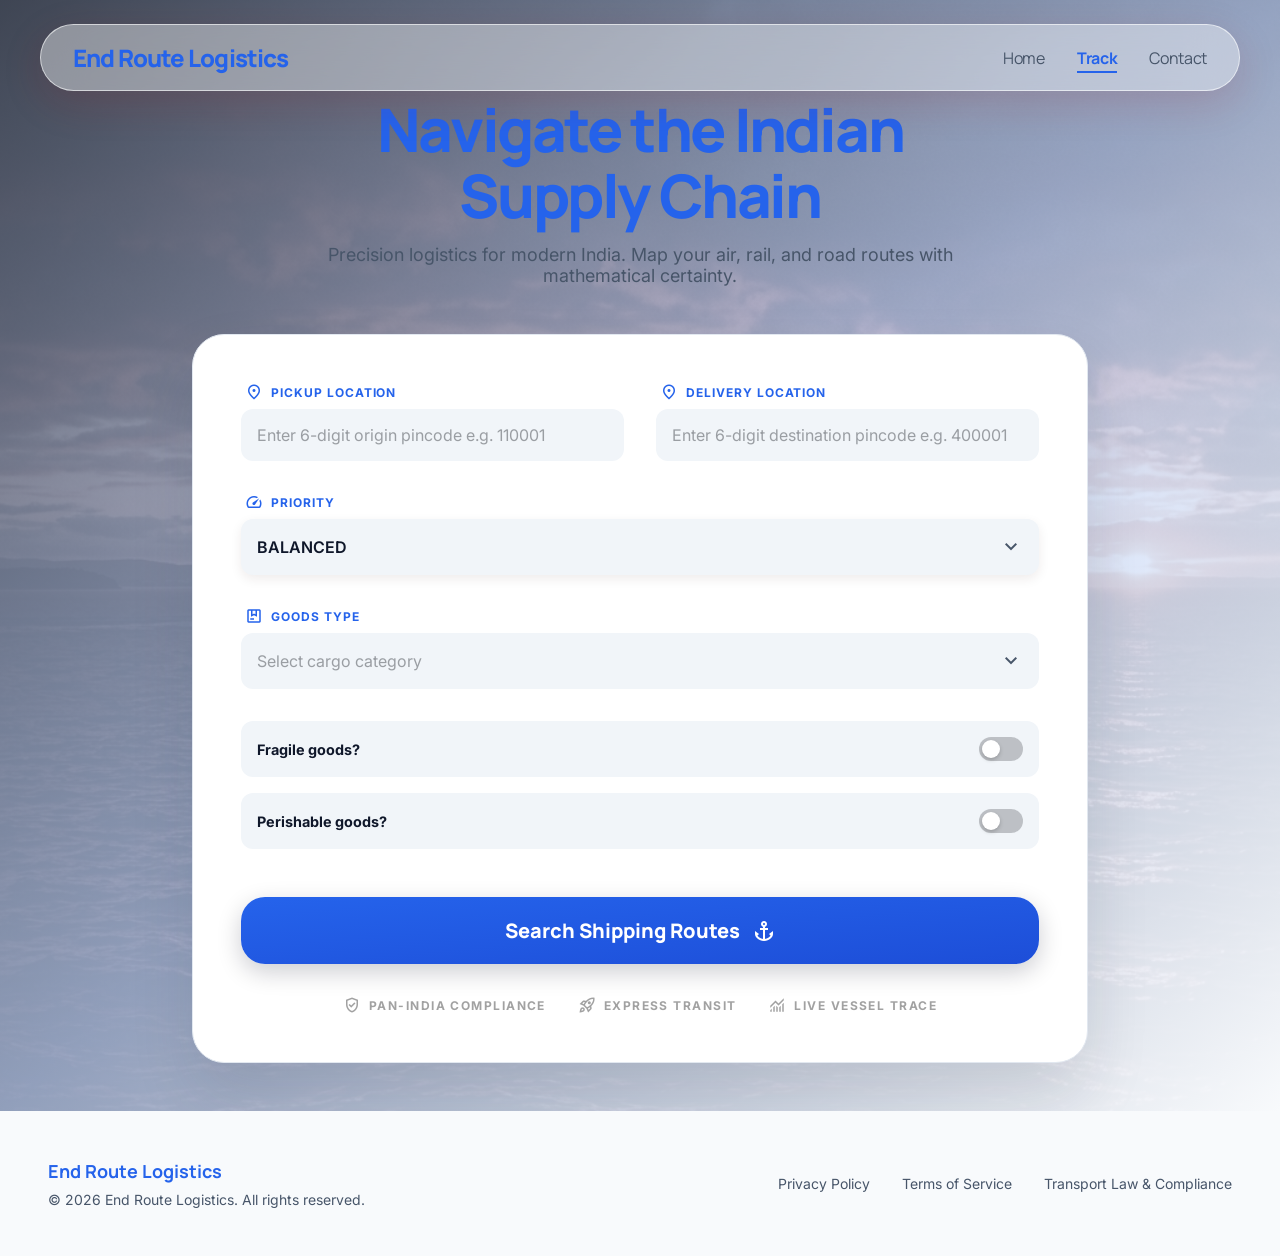
<file: src/main/resources/static/results.html>
<!DOCTYPE html>
<html class="light" lang="en">
<head>
  <meta charset="utf-8">
  <meta content="width=device-width, initial-scale=1.0" name="viewport">
  <title>Route Results | End Route Logistics</title>
  <link href="https://fonts.googleapis.com/css2?family=Manrope:wght@400;700;800&family=Inter:wght@400;500;600&display=swap" rel="stylesheet">
  <link href="https://fonts.googleapis.com/css2?family=Material+Symbols+Outlined:wght,FILL@100..700,0..1&display=swap" rel="stylesheet">
  <link rel="stylesheet" href="shipment.css">
  <link rel="stylesheet" href="results.css">
  <script async src="https://pagead2.googlesyndication.com/pagead/js/adsbygoogle.js?client=ca-pub-9901437252439097" crossorigin="anonymous"></script>
</head>
<body>
  <div class="page-transition-overlay" id="page-transition"></div>

  <header class="top-nav">
    <nav class="nav-inner">
      <div class="brand-name">End Route Logistics</div>
      <div class="nav-links">
        <a href="index.html">Home</a>
        <a href="shipment.html">Track</a>
        <a href="results.html" class="active">Results</a>
      </div>
      <div class="nav-actions">
        <a href="shipment.html" style="text-decoration: none;">
          <button class="btn-signin" style="background-color: var(--color-surface-container-high); color: var(--color-primary); display: flex; align-items: center; gap: 0.5rem; transition: transform 0.2s, box-shadow 0.2s;">
            <span class="material-symbols-outlined" style="font-size: 16px;">arrow_back</span>
            New Search
          </button>
        </a>
      </div>
    </nav>
  </header>

  <main class="main-content">
    <div class="bg-layer">
      <div class="bg-gradient-overlay"></div>
      <img alt="Cargo ship background" class="bg-image" src="assets/shipment_red_bg.png">
    </div>

    <div class="results-content">
      <!-- HERO STRIP -->
      <div class="hero-strip">
        <div class="route-pill">
          <span class="material-symbols-outlined" style="font-size:18px">route</span>
          <span id="routeLabel">Loading route...</span>
        </div>
        <h1 class="hero-heading">AI-Ranked <span class="hero-accent">Carrier Options</span></h1>
        <p class="hero-sub">Gemini analyzed your cargo type and live logistics conditions to rank these carriers for your shipment.</p>
      </div>

      <!-- Summary bar -->
      <div class="summary-bar" id="summaryBar" style="display:none">
        <div class="summary-item">
          <div class="summary-label">Origin</div>
          <div class="summary-value" id="sumOrigin">—</div>
        </div>
        <div class="summary-divider"></div>
        <div class="summary-item">
          <div class="summary-label">Destination</div>
          <div class="summary-value" id="sumDest">—</div>
        </div>
        <div class="summary-divider"></div>
        <div class="summary-item">
          <div class="summary-label">Cargo</div>
          <div class="summary-value" id="sumCargo">—</div>
        </div>
        <div class="summary-divider"></div>
        <div class="summary-item">
          <div class="summary-label">Carriers</div>
          <div class="summary-value" id="sumCount">—</div>
        </div>
      </div>
      <div class="ai-brief" id="aiBrief" style="display:none"></div>

      <!-- Loading -->
      <div class="loading-state" id="loadingState">
        <div class="truck-road">
          <div class="truck-container">
            <span class="material-symbols-outlined truck-icon">local_shipping</span>
          </div>
          <div class="road-line"></div>
        </div>
        <div class="loading-text">Gemini is analyzing your route...</div>
      </div>

      <!-- Carriers grid -->
      <div class="carriers-grid" id="carriersGrid"></div>
      
      <p class="mock-data-warning" id="mockWarning" style="display:none;">
        If no data location/destination has entered that means the result above are mock data but real time.
      </p>

    </div>
  </main>

  <footer class="site-footer" style="position: relative; z-index: 20;">
    <div class="footer-inner">
      <div class="footer-brand">
        <div class="footer-brand-name">End Route Logistics</div>
        <div class="footer-copy">© 2026 End Route Logistics. Powered by Gemini AI.</div>
      </div>
      <div class="footer-links">
        <a href="privacy.html">Privacy Policy</a>
        <a href="terms.html">Terms of Service</a>
        <a href="compliance.html">Transport Law & Compliance</a>
      </div>
    </div>
  </footer>

<script>
  document.addEventListener("DOMContentLoaded", () => {
    setTimeout(() => {
      document.getElementById('page-transition').classList.add('hidden');
    }, 50);
    loadCarriers();
  });

  function getModeIcon(mode) {
    const map = { Air: 'flight_takeoff', Road: 'local_shipping', Rail: 'train', Sea: 'directions_boat', Multi: 'hub' };
    return map[mode] || 'local_shipping';
  }

  async function loadCarriers() {
    const STORAGE_KEY = 'erlResult';
    const raw = sessionStorage.getItem(STORAGE_KEY);

    if (!raw) {
      window.location.href = 'shipment.html';
      return;
    }

    let saved = {};
    let origin = null;
    let destination = null;
    let cargoType = null;
    let showWarning = false;

    try {
      saved = JSON.parse(raw);
      origin = (saved.origin || '').trim();
      destination = (saved.destination || '').trim();
      cargoType = (saved.cargoType || '').trim();
    } catch (err) {
      console.error('Invalid session data:', err);
    }

    if (!origin || !destination || !cargoType) {
      document.getElementById('loadingState').innerHTML =
        '<div style="color:red;">No search data found. Please search again.</div>';
      return;
    }

    // UI update
    document.getElementById('routeLabel').textContent = origin + ' → ' + destination;
    document.getElementById('sumOrigin').textContent = origin;
    document.getElementById('sumDest').textContent = destination;
    document.getElementById('sumCargo').textContent = cargoType;
    document.getElementById('summaryBar').style.display = 'flex';

    const apiUrl = resolveApiUrl();

    try {
      const response = await fetch(apiUrl, {
        method: 'POST',
        headers: { 'Content-Type': 'application/json' },
        body: JSON.stringify({
          origin: origin,
          destination: destination,
          cargoType: cargoType,
          priority: saved.priority,
          fragile: Boolean(saved.fragile),
          perishable: Boolean(saved.perishable)
        })
      });

      if (!response.ok) throw new Error();

      const result = await response.json();
      const carriers = Array.isArray(result.carriers) ? result.carriers : [];
      if (carriers.length === 0) {
           document.getElementById('carriersGrid').innerHTML =
           '<div style="text-align:center; padding:2rem; color:var(--color-primary); font-weight:600;">No carriers found for this route.</div>';
      return;
      }
      renderCarriers(carriers, showWarning, result.routeInsight || '', saved);

    } catch (err) {
      console.log("Using mock data (backend not responding)");
      document.getElementById('loadingState').style.display = 'none';

    const mockCarriers = [
      {
        name: "Bharat Air Express",
        mode: "Air",
        estimatedDays: 2,
        costPerKg: 150,
        riskScore: 10,
        safetyGrade: "A",
        aiReason: "Fastest option for high-value cargo.",
        website: "https://example.com/air-express"
      },
      {
        name: "Indian Railways Freight",
        mode: "Rail",
        estimatedDays: 5,
        costPerKg: 40,
        riskScore: 20,
        safetyGrade: "A",
        aiReason: "Reliable and stable logistics.",
        website: "https://example.com/rail-freight"
      }
    ];

      showWarning = true;
      renderCarriers(mockCarriers, showWarning, 'Backend unavailable, showing fallback carrier options.', saved);
    }
  }

  function renderCarriers(carriers, showWarning, routeInsight, saved) {
    const grid = document.getElementById('carriersGrid');
    grid.innerHTML = '';
    const oldInsight = document.getElementById('routeInsightBox');
    if (oldInsight) oldInsight.remove();

    if (routeInsight) {
      const insightDiv = document.createElement('div');
      insightDiv.id = 'routeInsightBox';

      insightDiv.style.margin = '1rem 0';
      insightDiv.style.padding = '1rem';
      insightDiv.style.background = 'rgba(0,0,0,0.05)';
      insightDiv.style.borderRadius = '10px';
      insightDiv.style.fontWeight = '600';

      insightDiv.innerText = "AI Insight: " + routeInsight;

      document.querySelector('.results-content').prepend(insightDiv);
    }

    const aiBrief = document.getElementById('aiBrief');
    const top = carriers[0] || {};
    const priority = (saved?.priority || '').toLowerCase();
    const cargo = saved?.cargoType || 'cargo';
    const handlingNotes = [];
    if (saved?.fragile) handlingNotes.push('shock-safe handling');
    if (saved?.perishable) handlingNotes.push('temperature control');
    const handlingText = handlingNotes.length ? ` Special handling: ${handlingNotes.join(' + ')}.` : '';
    const priorityText = priority ? `Priority mode: ${priority}. ` : '';
    aiBrief.textContent = `AI Route Brief: ${priorityText}Top recommendation is ${top.name || 'the leading carrier'} via ${top.mode || 'the suggested mode'} (~${top.estimatedDays || '?'} days). ${cargo} lanes are ranked by ETA, cost per kg, and risk score.${handlingText}`;
    aiBrief.style.display = 'block';

    document.getElementById('loadingState').style.display = 'none';
    const displayCarriers = carriers.slice(0, 10);
    document.getElementById('sumCount').textContent = displayCarriers.length + ' carriers';
    displayCarriers.forEach((carrier, index) => {
      const rank = index + 1;

      const card = document.createElement('div');
      card.className = 'carrier-card';

      card.innerHTML = `
        <div class="rank-badge">#${rank}</div>

        <div class="mode-img-wrapper">
          <span class="material-symbols-outlined mode-icon">${getModeIcon(carrier.mode)}</span>
        </div>

        <div class="card-center">
          <div class="carrier-name">${carrier.name}</div>

          <div class="card-stats">
            <div class="stat-item">
              <div class="stat-label">Mode</div>
              <div class="stat-value">${carrier.mode}</div>
            </div>

            <div class="stat-item">
              <div class="stat-label">Transit</div>
              <div class="stat-value">${carrier.estimatedDays} Days</div>
            </div>

            <div class="stat-item">
              <div class="stat-label">Cost</div>
              <div class="stat-value">₹${carrier.costPerKg}/kg</div>
            </div>

            <div class="stat-item">
              <div class="stat-label">Grade</div>
              <div class="stat-value">${carrier.grade || carrier.safetyGrade || 'N/A'}</div>
            </div>
          </div>
        </div>

        <div class="card-right">
          <div class="ai-reason">"${carrier.aiInsight || carrier.aiReason || routeInsight || 'No AI insight available.'}"</div>

          <div style="display:flex; gap:0.6rem; justify-content:flex-end; flex-wrap:wrap;">
            <button class="btn-select" onclick="selectCarrier('${encodeURIComponent(JSON.stringify(carrier))}')">
              Select Route
            </button>
          </div>
        </div>
      `;

      grid.appendChild(card);
    });

    if (showWarning) {
      document.getElementById('mockWarning').style.display = 'block';
    } else {
      document.getElementById('mockWarning').style.display = 'none';
    }
  }

  function selectCarrier(carrierStr) {
    sessionStorage.setItem('erlSelectedCarrier', decodeURIComponent(carrierStr));
    const overlay = document.getElementById('page-transition');
    overlay.classList.remove('hidden');
    overlay.classList.add('active');

    setTimeout(() => {
      window.location.href = 'details.html';
    }, 500);
  }



function resolveApiUrl() {
  const host = window.location.hostname;
  if (host === 'localhost' || host === '127.0.0.1') {
    return '/api/route/analyze';
  }
  return 'https://endroutelogistics.onrender.com/api/route/analyze';
}

   </script>
  <style>
    @keyframes spin { 100% { transform: rotate(-360deg); } }
  </style>
</body>
</html>
</file>
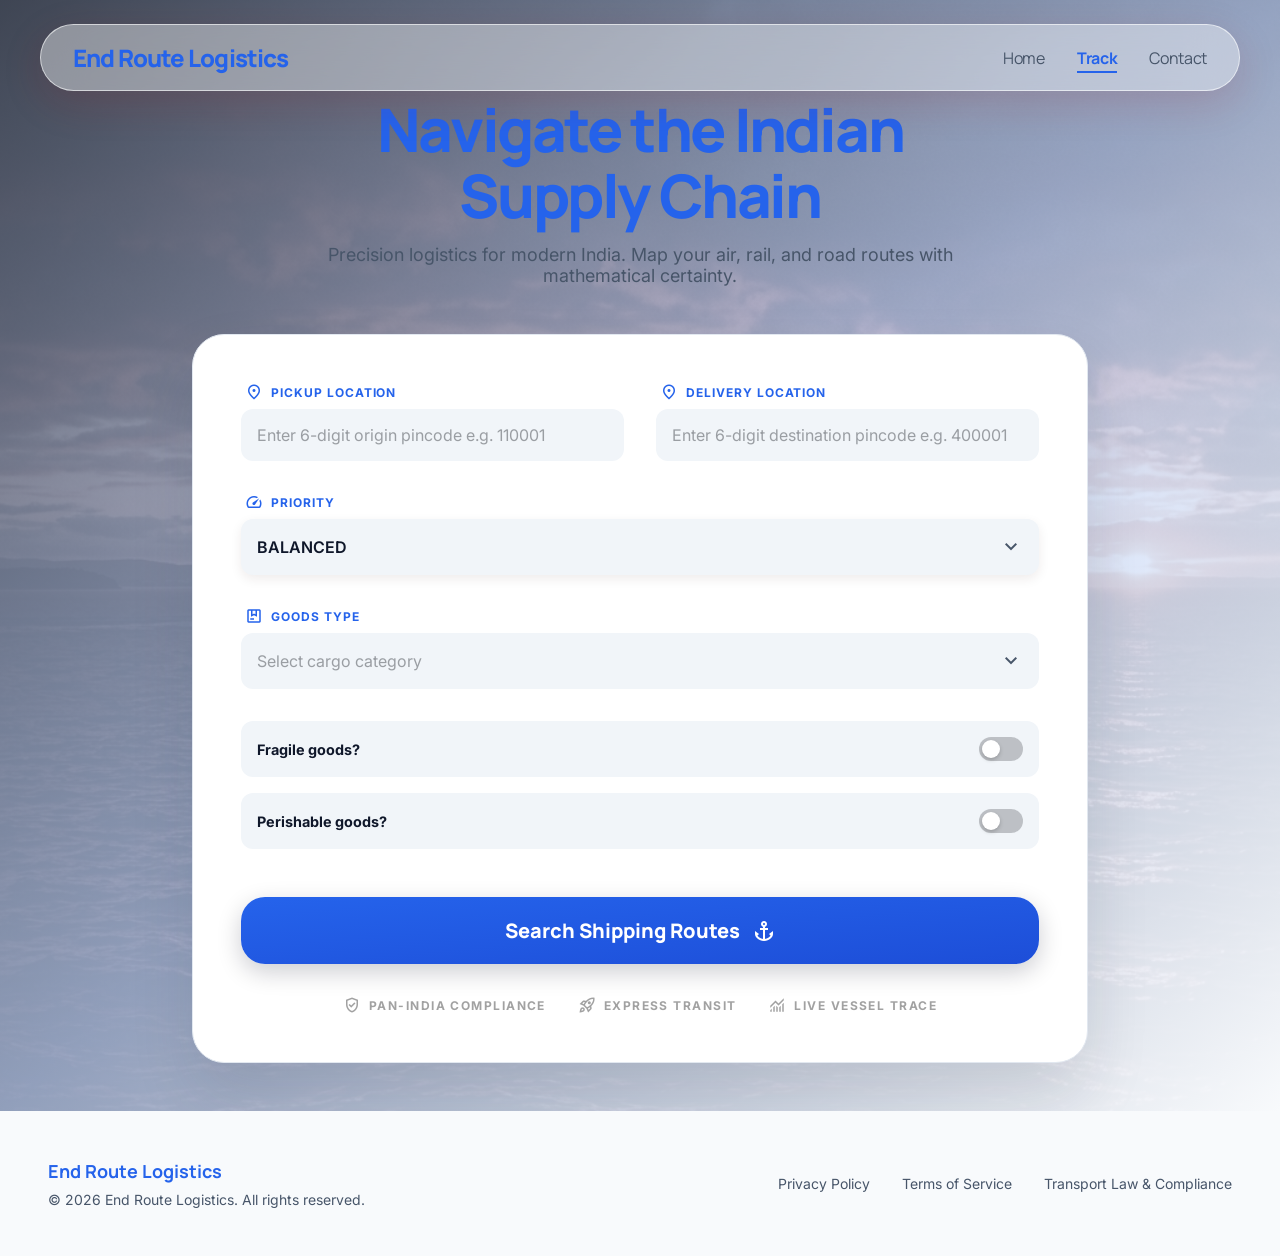
<file: src/main/resources/static/shipment.html>
<!DOCTYPE html>
<html class="light" lang="en">
<head>
  <meta charset="utf-8">
  <meta content="width=device-width, initial-scale=1.0" name="viewport">
  <title>Shipment Search | End Route Logistics</title>
  <link href="https://fonts.googleapis.com/css2?family=Manrope:wght@400;700;800&family=Inter:wght@400;500;600&display=swap" rel="stylesheet">
  <link href="https://fonts.googleapis.com/css2?family=Material+Symbols+Outlined:wght,FILL@100..700,0..1&display=swap" rel="stylesheet">
  <link rel="stylesheet" href="shipment.css">
  <script async src="https://pagead2.googlesyndication.com/pagead/js/adsbygoogle.js?client=ca-pub-9901437252439097" crossorigin="anonymous"></script>
</head>
<body>
  <div class="page-transition-overlay" id="page-transition"></div>

  <header class="top-nav">
    <nav class="nav-inner">
      <div class="brand-name">End Route Logistics</div>
      <div class="nav-links">
        <a href="index.html">Home</a>
        <a href="shipment.html" class="active">Track</a>
        <a href="mailto:support@endroutelogistics.com">Contact</a>
      </div>
    </nav>
  </header>

  <main class="main-content">
    <div class="bg-layer">
      <div class="bg-gradient-overlay"></div>
      <img alt="Cargo ship" class="bg-image"
        src="assets/shipment_red_bg.png">
    </div>

    <div class="content-wrapper">
      <div class="hero-text">
        <h1 class="hero-heading">
          Navigate the <span class="hero-accent">Indian Supply Chain</span>
        </h1>
        <p class="hero-subtext">
          Precision logistics for modern India. Map your air, rail, and road routes with mathematical certainty.
        </p>
      </div>

      <div class="search-card">
        <form class="search-form">

          <div class="form-group">
            <label class="form-label">
              <span class="material-symbols-outlined label-icon">location_on</span>
              Pickup Location
            </label>
            <input class="form-input" id="originPincode" placeholder="Enter 6-digit origin pincode e.g. 110001" type="text" maxlength="6">
          </div>

          <div class="form-group">
            <label class="form-label">
              <span class="material-symbols-outlined label-icon">location_on</span>
              Delivery Location
            </label>
            <input class="form-input" id="destinationPincode" placeholder="Enter 6-digit destination pincode e.g. 400001" type="text" maxlength="6">
          </div>

          <div class="form-group form-group--full">
            <label class="form-label">
              <span class="material-symbols-outlined label-icon">speed</span>
              Priority
            </label>
            <div class="custom-select-wrapper" id="priorityType" data-value="BALANCED">
              <div class="custom-select-trigger" style="box-shadow: 0 4px 12px rgba(56, 0, 10, 0.08);">
                <span class="custom-select-text" style="color: var(--color-on-surface); font-weight: 600;">BALANCED</span>
                <span class="material-symbols-outlined select-arrow">keyboard_arrow_down</span>
              </div>
              <div class="custom-options-container">
                <div class="custom-option" data-value="FASTEST">FASTEST</div>
                <div class="custom-option selected" data-value="BALANCED">BALANCED</div>
                <div class="custom-option" data-value="CHEAPEST">CHEAPEST</div>
              </div>
            </div>
          </div>

          <div class="form-group form-group--full">
            <label class="form-label">
              <span class="material-symbols-outlined label-icon">package</span>
              Goods Type
            </label>
            <div class="custom-select-wrapper" id="cargoType">
              <div class="custom-select-trigger">
                <span class="custom-select-text">Select cargo category</span>
                <span class="material-symbols-outlined select-arrow">keyboard_arrow_down</span>
              </div>
              <div class="custom-options-container">
                <div class="custom-option" data-value="Commercial B2B & Bulk Freight">Commercial B2B &amp; Bulk Freight (FTL / PTL)</div>
                <div class="custom-option" data-value="E-Commerce & Retail Small Parcels">E-Commerce &amp; Retail Small Parcels (B2C / D2C)</div>
                <div class="custom-option" data-value="Household Shifting & Packers Movers">Household Shifting &amp; Packers Movers</div>
                <div class="custom-option" data-value="Cold Chain, Exim & Special Cargo">Cold Chain, Exim &amp; Special Cargo</div>
                <div class="custom-option" data-value="Electronics">Electronics &amp; Gadgets</div>
                <div class="custom-option" data-value="Furniture">Furniture &amp; Home Relocation</div>
                <div class="custom-option" data-value="Food & Perishables">Food &amp; Perishables</div>
                <div class="custom-option" data-value="Machinery">Machinery &amp; Heavy Freight</div>
                <div class="custom-option" data-value="Other">Other</div>
              </div>
            </div>
          </div>

          <div class="form-group form-group--full" id="customCargoGroup" style="display: none; margin-top: -1rem;">
            <label class="form-label">
              <span class="material-symbols-outlined label-icon">edit_note</span>
              Describe Your Goods
            </label>
            <input class="form-input" id="customCargoType" placeholder="e.g. handmade pottery, lab equipment, art supplies" type="text" maxlength="80">
          </div>

          <div class="form-group form-group--full form-row-toggles">
            <label class="toggle-label">
              <span class="toggle-text">Fragile goods?</span>
              <div class="toggle-switch">
                <input type="checkbox" id="fragileToggle" class="toggle-input">
                <span class="toggle-slider"></span>
              </div>
            </label>

            <label class="toggle-label">
              <span class="toggle-text">Perishable goods?</span>
              <div class="toggle-switch">
                <input type="checkbox" id="perishableToggle" class="toggle-input">
                <span class="toggle-slider"></span>
              </div>
            </label>
          </div>

          <div class="form-group form-group--full form-submit">
            <button class="btn-search" type="button" id="searchBtn">
              Search Shipping Routes
              <span class="material-symbols-outlined">anchor</span>
            </button>
          </div>

        </form>

        <div class="trust-indicators">
          <div class="trust-item">
            <span class="material-symbols-outlined">verified_user</span>
            <span>Pan-India Compliance</span>
          </div>
          <div class="trust-item">
            <span class="material-symbols-outlined">rocket_launch</span>
            <span>Express Transit</span>
          </div>
          <div class="trust-item">
            <span class="material-symbols-outlined">monitoring</span>
            <span>Live Vessel Trace</span>
          </div>
        </div>
      </div>
    </div>
  </main>

  <footer class="site-footer">
    <div class="footer-inner">
      <div class="footer-brand">
        <div class="footer-brand-name">End Route Logistics</div>
        <div class="footer-copy">© 2026 End Route Logistics. All rights reserved.</div>
      </div>
      <div class="footer-links">
        <a href="privacy.html">Privacy Policy</a>
        <a href="terms.html">Terms of Service</a>
        <a href="compliance.html">Transport Law & Compliance</a>
      </div>

    </div>
  </footer>

  <script>
    document.addEventListener("DOMContentLoaded", () => {
      setTimeout(() => {
        const overlay = document.getElementById('page-transition');
        if(overlay) overlay.classList.add('hidden');
      }, 50);


      // Custom Select Logic
      const selectWrappers = document.querySelectorAll('.custom-select-wrapper');
      selectWrappers.forEach(selectWrapper => {
        const selectTrigger = selectWrapper.querySelector('.custom-select-trigger');
        const selectText = selectWrapper.querySelector('.custom-select-text');
        const options = selectWrapper.querySelectorAll('.custom-option');
        
        selectTrigger.addEventListener('click', (e) => {
          e.stopPropagation();
          // Close others
          selectWrappers.forEach(other => {
            if(other !== selectWrapper) other.classList.remove('open');
          });
          selectWrapper.classList.toggle('open');
        });
        
        options.forEach(option => {
          option.addEventListener('click', (e) => {
            e.stopPropagation();
            selectText.textContent = option.textContent;
            selectWrapper.dataset.value = option.dataset.value;
            selectText.style.color = 'var(--color-on-surface)';
            selectText.style.fontWeight = '600';
            selectWrapper.classList.remove('open');
            
            // Add active class to selected option
            options.forEach(opt => opt.classList.remove('selected'));
            option.classList.add('selected');

            // Show/hide custom cargo input when "Other" is selected
            if (selectWrapper.id === 'cargoType') {
              const customGroup = document.getElementById('customCargoGroup');
              const customInput = document.getElementById('customCargoType');
              if (option.dataset.value === 'Other') {
                customGroup.style.display = 'flex';
                customInput.focus();
              } else {
                customGroup.style.display = 'none';
                customInput.value = '';
              }
            }
          });
        });
      });
        
      // Close custom select when clicking outside
      document.addEventListener('click', (e) => {
        selectWrappers.forEach(selectWrapper => {
          if (!selectWrapper.contains(e.target)) {
            selectWrapper.classList.remove('open');
          }
        });
      });

      // Search Button Animation and Navigation
      const searchBtn = document.getElementById('searchBtn');
      if (searchBtn) {
        searchBtn.addEventListener('click', (e) => {
          e.preventDefault();
          
          // Save search data for results.html
          const origin = document.getElementById('originPincode').value.trim();
          const dest = document.getElementById('destinationPincode').value.trim();
          const cargoWrapper = document.getElementById('cargoType');
          let cargo = cargoWrapper ? cargoWrapper.dataset.value : '';
          const customCargoInput = document.getElementById('customCargoType');
          const customCargo = customCargoInput ? customCargoInput.value.trim() : '';
          
          const priorityWrapper = document.getElementById('priorityType');
          const priority = priorityWrapper ? priorityWrapper.dataset.value : 'BALANCED';
          const fragile = document.getElementById('fragileToggle').checked;
          const perishable = document.getElementById('perishableToggle').checked;
          
          if (!origin || !dest || !cargo) {
            alert('Please fill in all fields (Pickup Location, Delivery Location, and Goods Type) before searching.');
            return;
          }

          // Validate custom cargo type when "Other" is selected
          if (cargo === 'Other' && !customCargo) {
            alert('Please describe your goods type when selecting "Other".');
            customCargoInput.focus();
            return;
          }

          // Use custom cargo type text for the API request when "Other" is selected
          const effectiveCargo = cargo === 'Other' ? customCargo : cargo;
          
          sessionStorage.setItem('erlResult', JSON.stringify({
            origin: origin,
            destination: dest,
            cargoType: effectiveCargo,
            priority: priority,
            fragile: fragile,
            perishable: perishable
          }));

          const icon = searchBtn.querySelector('.material-symbols-outlined');
          if (icon) {
            const rect = icon.getBoundingClientRect();
            
            // 1. Create solid brand red expanding circle centered at the anchor icon
            const circle = document.createElement('div');
            circle.style.position = 'fixed';
            circle.style.top = (rect.top + rect.height / 2) + 'px';
            circle.style.left = (rect.left + rect.width / 2) + 'px';
            circle.style.width = '10px';
            circle.style.height = '10px';
            circle.style.borderRadius = '50%';
            circle.style.backgroundColor = '#2563EB';
            circle.style.transform = 'translate(-50%, -50%) scale(1)';
            circle.style.transition = 'transform 0.85s cubic-bezier(0.77, 0, 0.175, 1)';
            circle.style.zIndex = '9998';
            circle.style.pointerEvents = 'none';
            document.body.appendChild(circle);

            // 2. Create centered anchor icon clone
            const clone = icon.cloneNode(true);
            clone.style.position = 'fixed';
            clone.style.top = rect.top + 'px';
            clone.style.left = rect.left + 'px';
            clone.style.width = rect.width + 'px';
            clone.style.height = rect.height + 'px';
            clone.style.margin = '0';
            clone.style.zIndex = '9999';
            clone.style.color = '#FFFFFF';
            clone.style.display = 'flex';
            clone.style.alignItems = 'center';
            clone.style.justifyContent = 'center';
            clone.style.transition = 'transform 0.85s cubic-bezier(0.77, 0, 0.175, 1), opacity 0.85s ease';
            clone.style.transformOrigin = 'center center';
            clone.style.pointerEvents = 'none';
            document.body.appendChild(clone);

            // Hide original icon
            icon.style.opacity = '0';

            // Force reflow
            void circle.offsetWidth;
            void clone.offsetWidth;

            // Calculate max viewport distance to guarantee 100% full screen coverage
            const maxRadius = Math.hypot(
              Math.max(rect.left, window.innerWidth - rect.left),
              Math.max(rect.top, window.innerHeight - rect.top)
            );
            const scaleFactor = (maxRadius * 2.5) / 10;

            // Expand red circle to 100% full screen coverage
            circle.style.transform = `translate(-50%, -50%) scale(${scaleFactor})`;

            // Center and scale anchor icon smoothly
            const centerX = window.innerWidth / 2;
            const centerY = window.innerHeight / 2;
            const moveX = centerX - (rect.left + rect.width / 2);
            const moveY = centerY - (rect.top + rect.height / 2);
            clone.style.transform = `translate(${moveX}px, ${moveY}px) scale(6) rotate(-360deg)`;

            // Redirect smoothly once full 100% coverage is reached
            setTimeout(() => {
              window.location.href = 'results.html';
            }, 850);
          } else {
            window.location.href = 'results.html';
          }
        });
      }
    });
  </script>
</body>
</html>
</file>
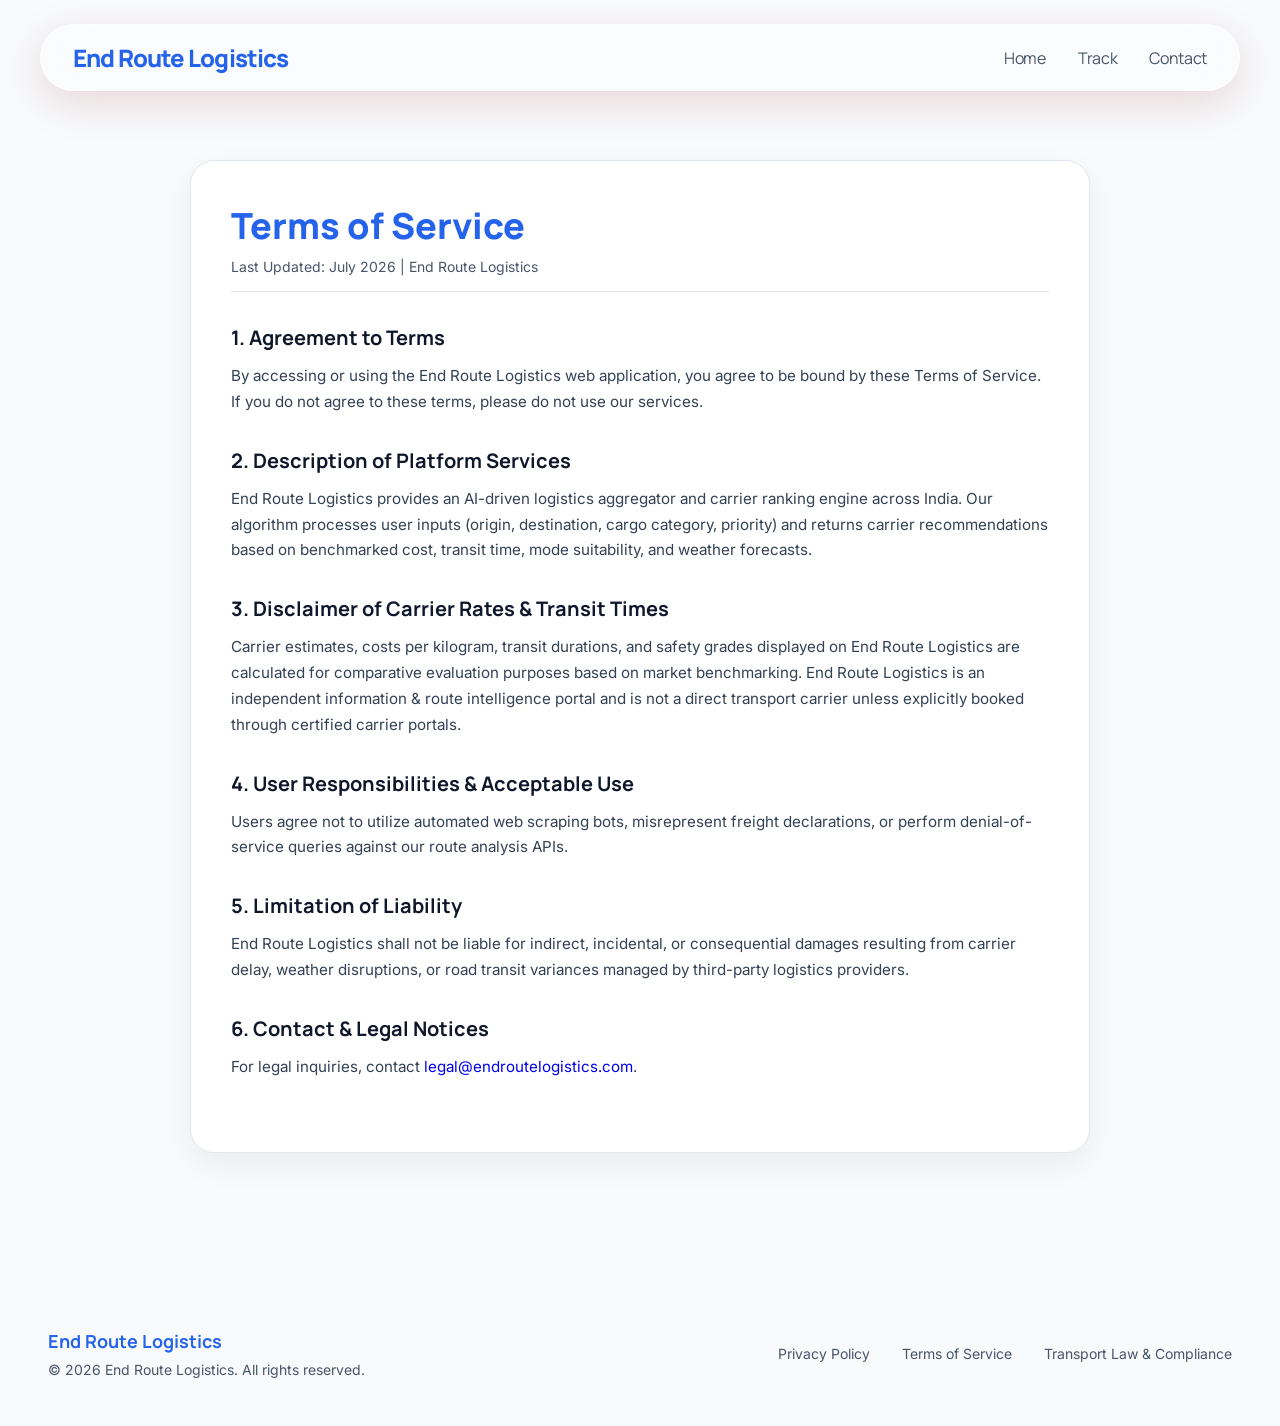
<file: src/main/resources/static/terms.html>
<!DOCTYPE html>
<html class="light" lang="en">
<head>
  <meta charset="utf-8">
  <meta content="width=device-width, initial-scale=1.0" name="viewport">
  <title>Terms of Service | End Route Logistics</title>
  <link href="https://fonts.googleapis.com/css2?family=Manrope:wght@400;700;800&family=Inter:wght@400;500;600&display=swap" rel="stylesheet">
  <link href="https://fonts.googleapis.com/css2?family=Material+Symbols+Outlined:wght,FILL@100..700,0..1&display=swap" rel="stylesheet">
  <link rel="stylesheet" href="shipment.css">
  <script async src="https://pagead2.googlesyndication.com/pagead/js/adsbygoogle.js?client=ca-pub-9901437252439097" crossorigin="anonymous"></script>
  <style>
    .legal-container {
      max-width: 900px;
      margin: 3rem auto 5rem;
      padding: 2.5rem;
      background: #FFFFFF;
      border-radius: 1.5rem;
      border: 1px solid #E2E8F0;
      box-shadow: 0 12px 32px rgba(15, 23, 42, 0.06);
    }
    .legal-title {
      font-family: var(--font-headline);
      font-size: 2.25rem;
      font-weight: 800;
      color: var(--color-primary);
      margin-bottom: 0.5rem;
    }
    .legal-updated {
      font-size: 0.875rem;
      color: var(--color-on-surface-variant);
      margin-bottom: 2rem;
      padding-bottom: 1rem;
      border-bottom: 1px solid #E2E8F0;
    }
    .legal-section {
      margin-bottom: 2rem;
    }
    .legal-section h2 {
      font-family: var(--font-headline);
      font-size: 1.25rem;
      font-weight: 700;
      color: var(--color-on-surface);
      margin-bottom: 0.75rem;
    }
    .legal-section p, .legal-section li {
      font-size: 0.95rem;
      line-height: 1.7;
      color: #334155;
      margin-bottom: 0.75rem;
    }
    .legal-section ul {
      padding-left: 1.5rem;
    }
  </style>
</head>
<body>
  <div class="page-transition-overlay" id="page-transition"></div>

  <header class="top-nav">
    <nav class="nav-inner">
      <div class="brand-name">End Route Logistics</div>
      <div class="nav-links">
        <a href="index.html">Home</a>
        <a href="shipment.html">Track</a>
        <a href="mailto:support@endroutelogistics.com">Contact</a>
      </div>
    </nav>
  </header>

  <main class="main-content" style="padding-top: 7rem;">
    <div class="legal-container">
      <h1 class="legal-title">Terms of Service</h1>
      <div class="legal-updated">Last Updated: July 2026 | End Route Logistics</div>

      <div class="legal-section">
        <h2>1. Agreement to Terms</h2>
        <p>By accessing or using the End Route Logistics web application, you agree to be bound by these Terms of Service. If you do not agree to these terms, please do not use our services.</p>
      </div>

      <div class="legal-section">
        <h2>2. Description of Platform Services</h2>
        <p>End Route Logistics provides an AI-driven logistics aggregator and carrier ranking engine across India. Our algorithm processes user inputs (origin, destination, cargo category, priority) and returns carrier recommendations based on benchmarked cost, transit time, mode suitability, and weather forecasts.</p>
      </div>

      <div class="legal-section">
        <h2>3. Disclaimer of Carrier Rates & Transit Times</h2>
        <p>Carrier estimates, costs per kilogram, transit durations, and safety grades displayed on End Route Logistics are calculated for comparative evaluation purposes based on market benchmarking. End Route Logistics is an independent information & route intelligence portal and is not a direct transport carrier unless explicitly booked through certified carrier portals.</p>
      </div>

      <div class="legal-section">
        <h2>4. User Responsibilities & Acceptable Use</h2>
        <p>Users agree not to utilize automated web scraping bots, misrepresent freight declarations, or perform denial-of-service queries against our route analysis APIs.</p>
      </div>

      <div class="legal-section">
        <h2>5. Limitation of Liability</h2>
        <p>End Route Logistics shall not be liable for indirect, incidental, or consequential damages resulting from carrier delay, weather disruptions, or road transit variances managed by third-party logistics providers.</p>
      </div>

      <div class="legal-section">
        <h2>6. Contact & Legal Notices</h2>
        <p>For legal inquiries, contact <a href="mailto:legal@endroutelogistics.com">legal@endroutelogistics.com</a>.</p>
      </div>
    </div>
  </main>

  <footer class="site-footer">
    <div class="footer-inner">
      <div class="footer-brand">
        <div class="footer-brand-name">End Route Logistics</div>
        <div class="footer-copy">© 2026 End Route Logistics. All rights reserved.</div>
      </div>
      <div class="footer-links">
        <a href="privacy.html">Privacy Policy</a>
        <a href="terms.html">Terms of Service</a>
        <a href="compliance.html">Transport Law & Compliance</a>
      </div>
    </div>
  </footer>

  <script>
    document.addEventListener("DOMContentLoaded", () => {
      setTimeout(() => {
        const overlay = document.getElementById('page-transition');
        if (overlay) overlay.classList.add('hidden');
      }, 50);
    });
  </script>
</body>
</html>
</file>
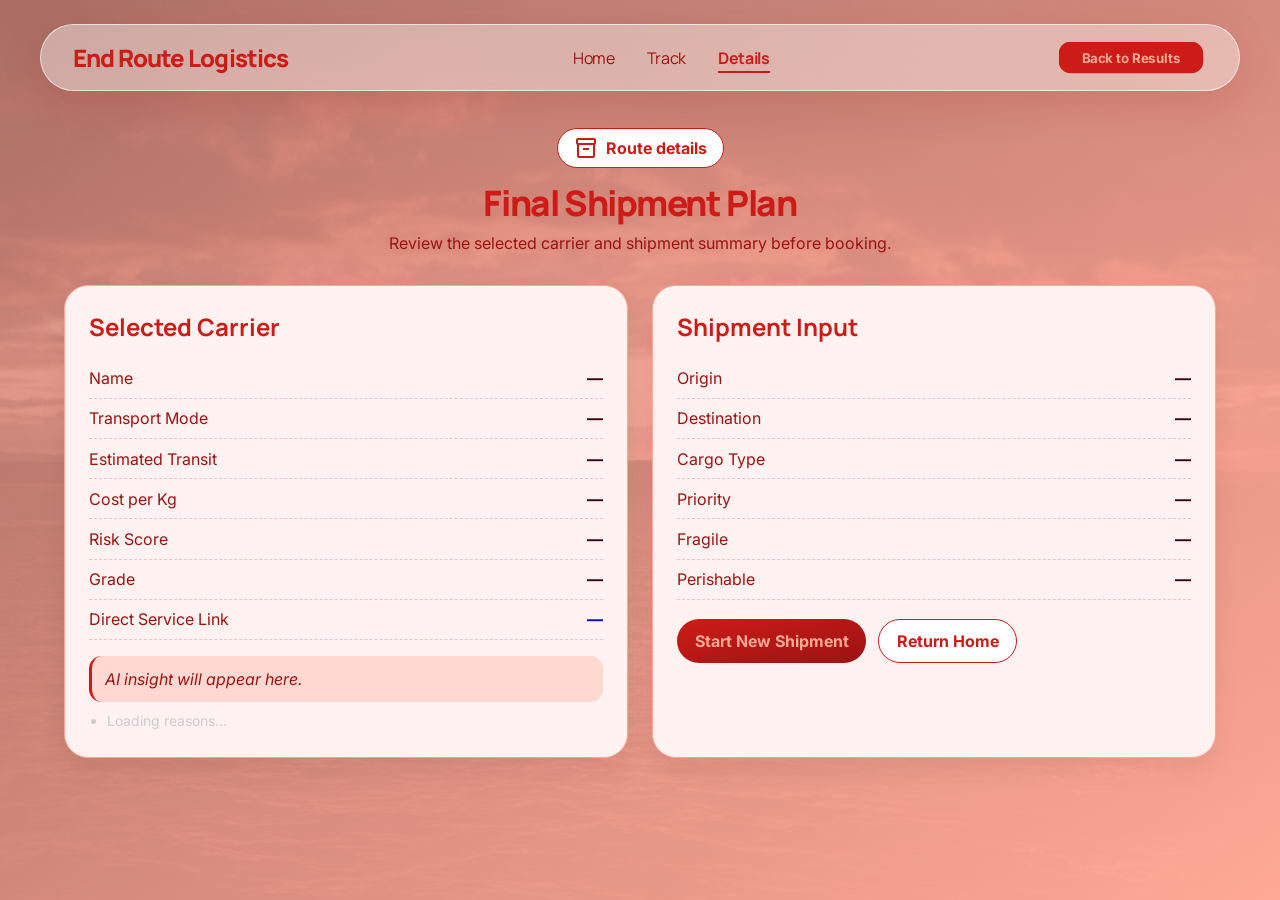
<file: src/main/resources/static/ERL_FrontEnd/details.html>
<!DOCTYPE html>
<html class="light" lang="en">
<head>
  <meta charset="utf-8">
  <meta content="width=device-width, initial-scale=1.0" name="viewport">
  <title>Shipment Details | End Route Logistics</title>
  <link href="https://fonts.googleapis.com/css2?family=Manrope:wght@400;700;800&family=Inter:wght@400;500;600&display=swap" rel="stylesheet">
  <link href="https://fonts.googleapis.com/css2?family=Material+Symbols+Outlined:wght,FILL@100..700,0..1&display=swap" rel="stylesheet">
  <link rel="stylesheet" href="shipment.css">
  <link rel="stylesheet" href="details.css">
</head>
<body>
  <div class="page-transition-overlay" id="page-transition"></div>

  <header class="top-nav">
    <nav class="nav-inner">
      <div class="brand-name">End Route Logistics</div>
      <div class="nav-links">
        <a href="index.html">Home</a>
        <a href="shipment.html">Track</a>
        <a href="results.html" class="active">Details</a>
      </div>
      <div class="nav-actions">
        <a href="results.html" style="text-decoration:none;">
          <button class="btn-signin">Back to Results</button>
        </a>
      </div>
    </nav>
  </header>

  <main class="main-content">
    <div class="bg-layer">
      <div class="bg-gradient-overlay"></div>
      <img alt="Cargo ship background" class="bg-image" src="assets/shipment_red_bg.png">
    </div>

    <section class="details-content">
      <div class="details-header">
        <div class="route-pill"><span class="material-symbols-outlined">inventory_2</span><span id="routeLabel">Route details</span></div>
        <h1 class="hero-heading">Final <span class="hero-accent">Shipment Plan</span></h1>
        <p class="hero-sub">Review the selected carrier and shipment summary before booking.</p>
      </div>

      <div class="details-grid">
        <article class="details-card">
          <h2>Selected Carrier</h2>
          <div class="kv"><span>Name</span><strong id="carrierName">—</strong></div>
          <div class="kv"><span>Transport Mode</span><strong id="carrierMode">—</strong></div>
          <div class="kv"><span>Estimated Transit</span><strong id="carrierTransit">—</strong></div>
          <div class="kv"><span>Cost per Kg</span><strong id="carrierCost">—</strong></div>
          <div class="kv"><span>Risk Score</span><strong id="carrierRisk">—</strong></div>
          <div class="kv"><span>Grade</span><strong id="carrierGrade">—</strong></div>
          <div class="kv"><span>Direct Service Link</span><strong><a id="carrierWebsiteLink" href="#" target="_blank" rel="noopener noreferrer">—</a></strong></div>
          <p class="ai-box" id="carrierInsight">AI insight will appear here.</p><ul class="ai-reasons" id="carrierReasons"><li>Loading reasons...</li></ul>
        </article>

        <article class="details-card">
          <h2>Shipment Input</h2>
          <div class="kv"><span>Origin</span><strong id="shipOrigin">—</strong></div>
          <div class="kv"><span>Destination</span><strong id="shipDestination">—</strong></div>
          <div class="kv"><span>Cargo Type</span><strong id="shipCargo">—</strong></div>
          <div class="kv"><span>Priority</span><strong id="shipPriority">—</strong></div>
          <div class="kv"><span>Fragile</span><strong id="shipFragile">—</strong></div>
          <div class="kv"><span>Perishable</span><strong id="shipPerishable">—</strong></div>

          <div class="actions">
            <a class="btn-main" href="shipment.html">Start New Shipment</a>
            <a class="btn-ghost" href="index.html">Return Home</a>
          </div>
        </article>
      </div>
    </section>
  </main>

  <script>
    document.addEventListener('DOMContentLoaded', () => {
      setTimeout(() => {
        const overlay = document.getElementById('page-transition');
        if (overlay) overlay.classList.add('hidden');
      }, 50);

      const selectedCarrierRaw = sessionStorage.getItem('erlSelectedCarrier');
      const requestRaw = sessionStorage.getItem('erlSearchRequest');

      const selectedCarrier = selectedCarrierRaw ? JSON.parse(selectedCarrierRaw) : null;
      const request = requestRaw ? JSON.parse(requestRaw) : null;

      if (request) {
        document.getElementById('routeLabel').textContent = `${request.origin || '—'} → ${request.destination || '—'}`;
        document.getElementById('shipOrigin').textContent = request.origin || '—';
        document.getElementById('shipDestination').textContent = request.destination || '—';
        document.getElementById('shipCargo').textContent = request.cargoType || '—';
        document.getElementById('shipPriority').textContent = request.priority || 'BALANCED';
        document.getElementById('shipFragile').textContent = request.fragile ? 'Yes' : 'No';
        document.getElementById('shipPerishable').textContent = request.perishable ? 'Yes' : 'No';
      }

      if (selectedCarrier) {
        document.getElementById('carrierName').textContent = selectedCarrier.name || '—';
        document.getElementById('carrierMode').textContent = selectedCarrier.mode || '—';
        document.getElementById('carrierTransit').textContent = `${selectedCarrier.estimatedDays ?? '—'} days`;
        document.getElementById('carrierCost').textContent = selectedCarrier.costPerKg ? `₹${selectedCarrier.costPerKg}/kg` : '—';
        document.getElementById('carrierRisk').textContent = selectedCarrier.riskScore ?? '—';
        document.getElementById('carrierGrade').textContent = selectedCarrier.grade || selectedCarrier.safetyGrade || '—';
        document.getElementById('carrierInsight').textContent = selectedCarrier.aiInsight || selectedCarrier.aiReason || 'No AI insight available.';
        const reasonsList = document.getElementById('carrierReasons');

      if (selectedCarrier) {
        const reasons = [];

        if (selectedCarrier.estimatedDays <= 3) {
          reasons.push("Fast delivery");
        }

        if (selectedCarrier.costPerKg <= 50) {
          reasons.push("Cost effective");
        }

        if (selectedCarrier.riskScore < 30) {
          reasons.push("Low risk shipment");
        }

        if (selectedCarrier.mode === "Air") {
          reasons.push("Air transport for speed");
        }

        // fallback
        if (reasons.length === 0) {
          reasons.push("Balanced performance");
        }

        reasonsList.innerHTML = reasons.map(r => `<li>${r}</li>`).join('');
}
        const websiteLink = document.getElementById('carrierWebsiteLink');
        if (selectedCarrier.website) {
          websiteLink.href = selectedCarrier.website;
          websiteLink.textContent = `Open ${selectedCarrier.name || 'carrier'} website`;
        } else {
          websiteLink.removeAttribute('href');
          websiteLink.textContent = 'No website available';
        }
      }
    });
  </script>
</body>
</html>
</file>
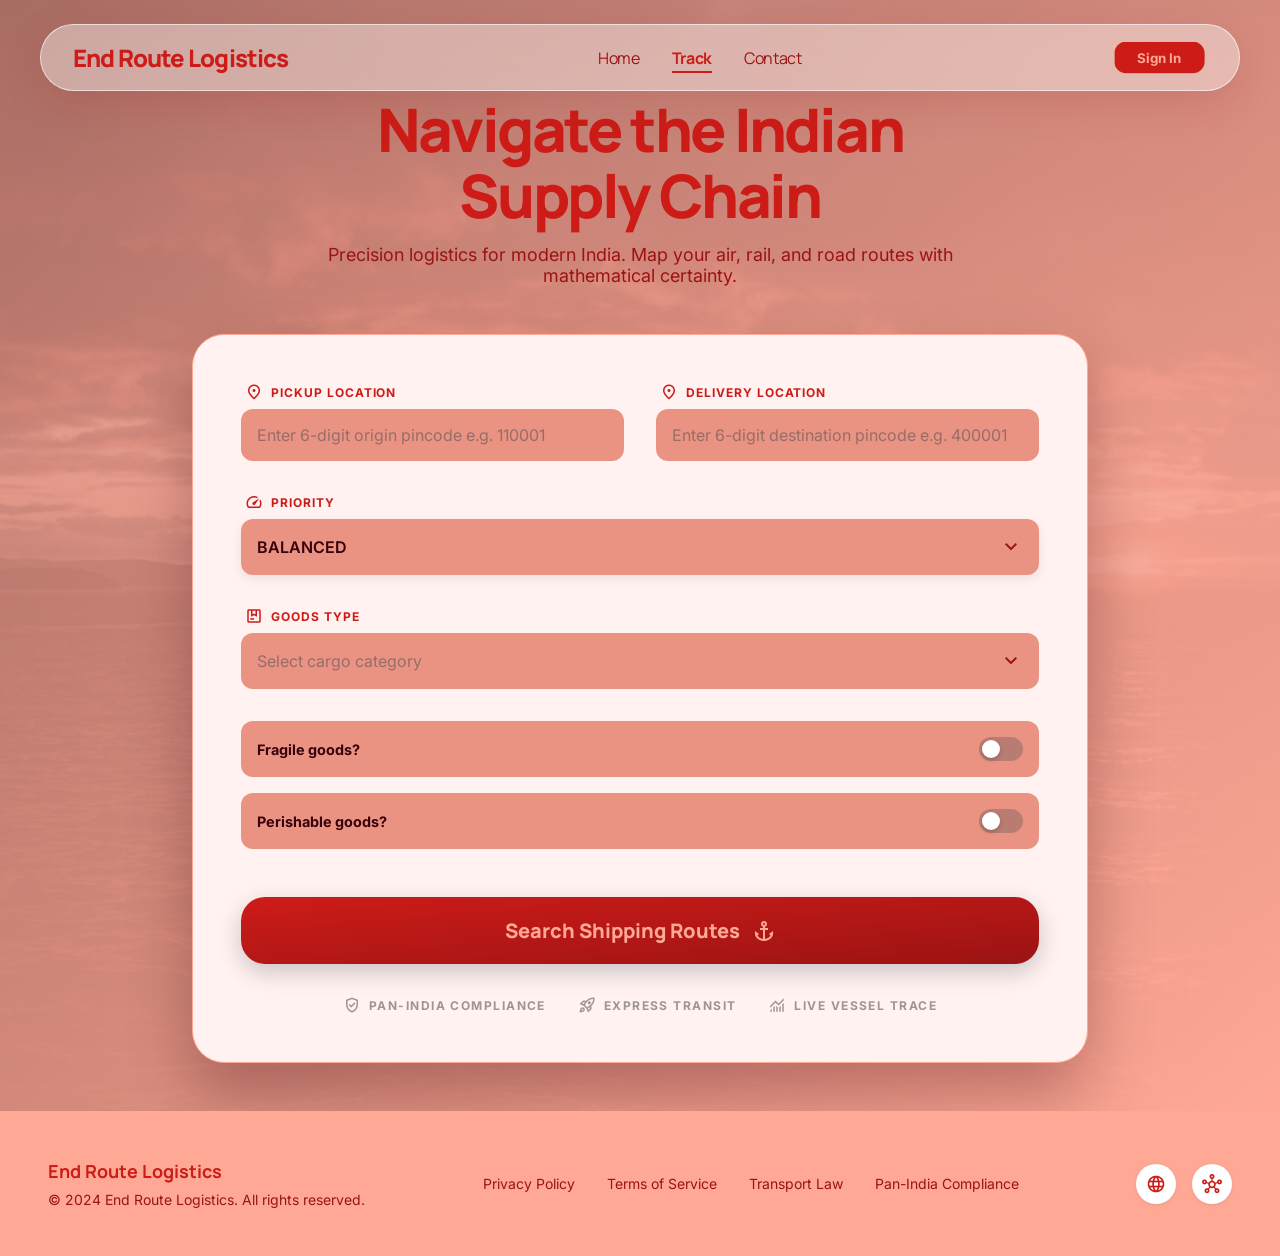
<file: src/main/resources/static/ERL_FrontEnd/results.html>
<!DOCTYPE html>
<html class="light" lang="en">
<head>
  <meta charset="utf-8">
  <meta content="width=device-width, initial-scale=1.0" name="viewport">
  <title>Route Results | End Route Logistics</title>
  <link href="https://fonts.googleapis.com/css2?family=Manrope:wght@400;700;800&family=Inter:wght@400;500;600&display=swap" rel="stylesheet">
  <link href="https://fonts.googleapis.com/css2?family=Material+Symbols+Outlined:wght,FILL@100..700,0..1&display=swap" rel="stylesheet">
  <link rel="stylesheet" href="shipment.css">
  <link rel="stylesheet" href="results.css">
</head>
<body>
  <div class="page-transition-overlay" id="page-transition"></div>

  <header class="top-nav">
    <nav class="nav-inner">
      <div class="brand-name">End Route Logistics</div>
      <div class="nav-links">
        <a href="index.html">Home</a>
        <a href="shipment.html">Track</a>
        <a href="results.html" class="active">Results</a>
      </div>
      <div class="nav-actions">
        <a href="shipment.html" style="text-decoration: none;">
          <button class="btn-signin" style="background-color: var(--color-surface-container-high); color: var(--color-primary); display: flex; align-items: center; gap: 0.5rem; transition: transform 0.2s, box-shadow 0.2s;">
            <span class="material-symbols-outlined" style="font-size: 16px;">arrow_back</span>
            New Search
          </button>
        </a>
      </div>
    </nav>
  </header>

  <main class="main-content">
    <div class="bg-layer">
      <div class="bg-gradient-overlay"></div>
      <img alt="Cargo ship background" class="bg-image" src="assets/shipment_red_bg.png">
    </div>

    <div class="results-content">
      <!-- HERO STRIP -->
      <div class="hero-strip">
        <div class="route-pill">
          <span class="material-symbols-outlined" style="font-size:18px">route</span>
          <span id="routeLabel">Loading route...</span>
        </div>
        <h1 class="hero-heading">AI-Ranked <span class="hero-accent">Carrier Options</span></h1>
        <p class="hero-sub">Gemini analyzed your cargo type and live logistics conditions to rank these carriers for your shipment.</p>
      </div>

      <!-- Summary bar -->
      <div class="summary-bar" id="summaryBar" style="display:none">
        <div class="summary-item">
          <div class="summary-label">Origin</div>
          <div class="summary-value" id="sumOrigin">—</div>
        </div>
        <div class="summary-divider"></div>
        <div class="summary-item">
          <div class="summary-label">Destination</div>
          <div class="summary-value" id="sumDest">—</div>
        </div>
        <div class="summary-divider"></div>
        <div class="summary-item">
          <div class="summary-label">Cargo</div>
          <div class="summary-value" id="sumCargo">—</div>
        </div>
        <div class="summary-divider"></div>
        <div class="summary-item">
          <div class="summary-label">Carriers</div>
          <div class="summary-value" id="sumCount">—</div>
        </div>
      </div>

      <!-- Loading -->
      <div class="loading-state" id="loadingState" style="text-align: center; padding: 4rem 0;">
        <span class="material-symbols-outlined" style="font-size: 48px; color: var(--color-primary); animation: spin 1s linear infinite;">sync</span>
        <div style="margin-top: 1rem; color: var(--color-primary); font-weight: 700;">Gemini is analyzing your route...</div>
      </div>

      <!-- Carriers grid -->
      <div class="carriers-grid" id="carriersGrid"></div>
      
      <p class="mock-data-warning" id="mockWarning" style="display:none;">
        If no data location/destination has entered that means the result above are mock data but real time.
      </p>

    </div>
  </main>

  <footer class="site-footer" style="position: relative; z-index: 20;">
    <div class="footer-inner">
      <div class="footer-brand">
        <div class="footer-brand-name">End Route Logistics</div>
        <div class="footer-copy">© 2026 End Route Logistics. Powered by Gemini AI.</div>
      </div>
      <div class="footer-links">
        <a href="#">Privacy Policy</a>
        <a href="#">Terms of Service</a>
        <a href="#">Transport Law</a>
      </div>
    </div>
  </footer>

<script>
  document.addEventListener("DOMContentLoaded", () => {
    setTimeout(() => {
      document.getElementById('page-transition').classList.add('hidden');
    }, 50);
    loadCarriers();
  });

  function modeImgPath(mode) {
    const map = { Air: 'assets/air.png', Road: 'assets/road.png', Rail: 'assets/rail.png', Sea: 'assets/sea.png' };
    return map[mode] || 'assets/road.png';
  }

  async function loadCarriers() {
    const STORAGE_KEY = 'erlSearchRequest';
    const raw = sessionStorage.getItem(STORAGE_KEY);

    if (!raw) {
      window.location.href = 'shipment.html';
      return;
    }

    let saved = {};
    let origin = null;
    let destination = null;
    let cargoType = null;
    let isDefault = false;

    try {
      saved = JSON.parse(raw) || {};
      console.log("SESSION DATA:", saved);

      origin = saved.origin || null;
      destination = saved.destination || null;
      cargoType = saved.cargoType || null;

    } catch (e) {
      console.error("Invalid session data");
    }
      if (!origin || !destination) {
    document.getElementById('loadingState').innerHTML =
      '<div style="color:red;">No search data found. Please search again.</div>';
    return;
  }

    // UI update
    document.getElementById('routeLabel').textContent = origin + ' → ' + destination;
    document.getElementById('sumOrigin').textContent = origin;
    document.getElementById('sumDest').textContent = destination;
    document.getElementById('sumCargo').textContent = cargoType;
    document.getElementById('summaryBar').style.display = 'flex';

    const showWarning = isDefault;
    const apiUrl = resolveApiUrl();

    try {
      const response = await fetch(apiUrl, {
        method: 'POST',
        headers: { 'Content-Type': 'application/json' },
        body: JSON.stringify({
          origin: origin,
          destination: destination,
          cargoType: cargoType,
          priority: saved.priority || 'BALANCED',
          fragile: Boolean(saved.fragile),
          perishable: Boolean(saved.perishable)
        })
      });

      if (!response.ok) throw new Error();

      const result = await response.json();
      const carriers = Array.isArray(result.carriers) ? result.carriers : [];
      if (carriers.length === 0) {
           document.getElementById('carriersGrid').innerHTML =
           '<div style="text-align:center; padding:2rem; color:var(--color-primary); font-weight:600;">No carriers found for this route.</div>';
      return;
      }
      renderCarriers(carriers, showWarning, result.routeInsight || '');

    } catch (err) {
      console.log("Using mock data (backend not responding)");
      document.getElementById('loadingState').style.display = 'none';

    const mockCarriers = [
      {
        name: "Bharat Air Express",
        mode: "Air",
        estimatedDays: 2,
        costPerKg: 150,
        riskScore: 10,
        safetyGrade: "A",
        aiReason: "Fastest option for high-value cargo.",
        website: "https://example.com/air-express"
      },
      {
        name: "Indian Railways Freight",
        mode: "Rail",
        estimatedDays: 5,
        costPerKg: 40,
        riskScore: 20,
        safetyGrade: "A",
        aiReason: "Reliable and stable logistics.",
        website: "https://example.com/rail-freight"
      }
    ];

      renderCarriers(mockCarriers, true, 'Backend unavailable, showing fallback carrier options.');
    }
  }

  function renderCarriers(carriers, showWarning, routeInsight) {
    const grid = document.getElementById('carriersGrid');
    grid.innerHTML = '';
    const oldInsight = document.getElementById('routeInsightBox');
    if (oldInsight) oldInsight.remove();

    if (routeInsight) {
      const insightDiv = document.createElement('div');
      insightDiv.id = 'routeInsightBox';

      insightDiv.style.margin = '1rem 0';
      insightDiv.style.padding = '1rem';
      insightDiv.style.background = 'rgba(0,0,0,0.05)';
      insightDiv.style.borderRadius = '10px';
      insightDiv.style.fontWeight = '600';

      insightDiv.innerText = "AI Insight: " + routeInsight;

      document.querySelector('.results-content').prepend(insightDiv);
    }
    document.getElementById('loadingState').style.display = 'none';
    document.getElementById('sumCount').textContent = carriers.length + ' carriers';
    carriers.forEach((carrier, index) => {
      const rank = index + 1;

      const card = document.createElement('div');
      card.className = 'carrier-card';

      card.innerHTML = `
        <div class="rank-badge">#${rank}</div>

        <div class="mode-img-wrapper">
          <img src="${modeImgPath(carrier.mode)}" class="mode-img">
        </div>

        <div class="card-center">
          <div class="carrier-name">${carrier.name}</div>

          <div class="card-stats">
            <div class="stat-item">
              <div class="stat-label">Mode</div>
              <div class="stat-value">${carrier.mode}</div>
            </div>

            <div class="stat-item">
              <div class="stat-label">Transit</div>
              <div class="stat-value">${carrier.estimatedDays} Days</div>
            </div>

            <div class="stat-item">
              <div class="stat-label">Cost</div>
              <div class="stat-value">₹${carrier.costPerKg}/kg</div>
            </div>

            <div class="stat-item">
              <div class="stat-label">Grade</div>
              <div class="stat-value">${carrier.grade || carrier.safetyGrade || 'N/A'}</div>
            </div>
          </div>
        </div>

        <div class="card-right">
          <div class="ai-reason">"${carrier.aiInsight || carrier.aiReason || routeInsight || 'No AI insight available.'}"</div>

          <div style="display:flex; gap:0.6rem; justify-content:flex-end; flex-wrap:wrap;">
            <button class="btn-select" onclick="openCarrierWebsite('${encodeURIComponent(carrier.website || '')}')">
              Visit Service
            </button>
            <button class="btn-select" onclick="selectCarrier('${encodeURIComponent(JSON.stringify(carrier))}')">
              Select Route
            </button>
          </div>
        </div>
      `;

      grid.appendChild(card);
    });

    if (showWarning) {
      document.getElementById('mockWarning').style.display = 'block';
    } else {
      document.getElementById('mockWarning').style.display = 'none';
    }
  }

  function selectCarrier(carrierStr) {
    sessionStorage.setItem('erlSelectedCarrier', decodeURIComponent(carrierStr));
    const overlay = document.getElementById('page-transition');
    overlay.classList.remove('hidden');
    overlay.classList.add('active');

    setTimeout(() => {
      window.location.href = 'details.html';
    }, 500);
  }

  function openCarrierWebsite(websiteEncoded) {
    const website = decodeURIComponent(websiteEncoded || '');
    if (!website) {
      alert('No direct carrier website is available for this option.');
      return;
    }
    window.open(website, '_blank', 'noopener,noreferrer');
  }

  function resolveApiUrl() {
    const sameOrigin = `${window.location.origin}/api/route/analyze`;
    const localhost = 'http://localhost:8080/api/route/analyze';
    const hostname = window.location.hostname;
    const protocol = window.location.protocol;
    const port = window.location.port;

    if (hostname === 'localhost' || hostname === '127.0.0.1') {
      return (port === '8080' || protocol === 'https:') ? sameOrigin : localhost;
    }

    return sameOrigin;
  }

   </script>
  <style>
    @keyframes spin { 100% { transform: rotate(360deg); } }
  </style>
</body>
</html>
</file>
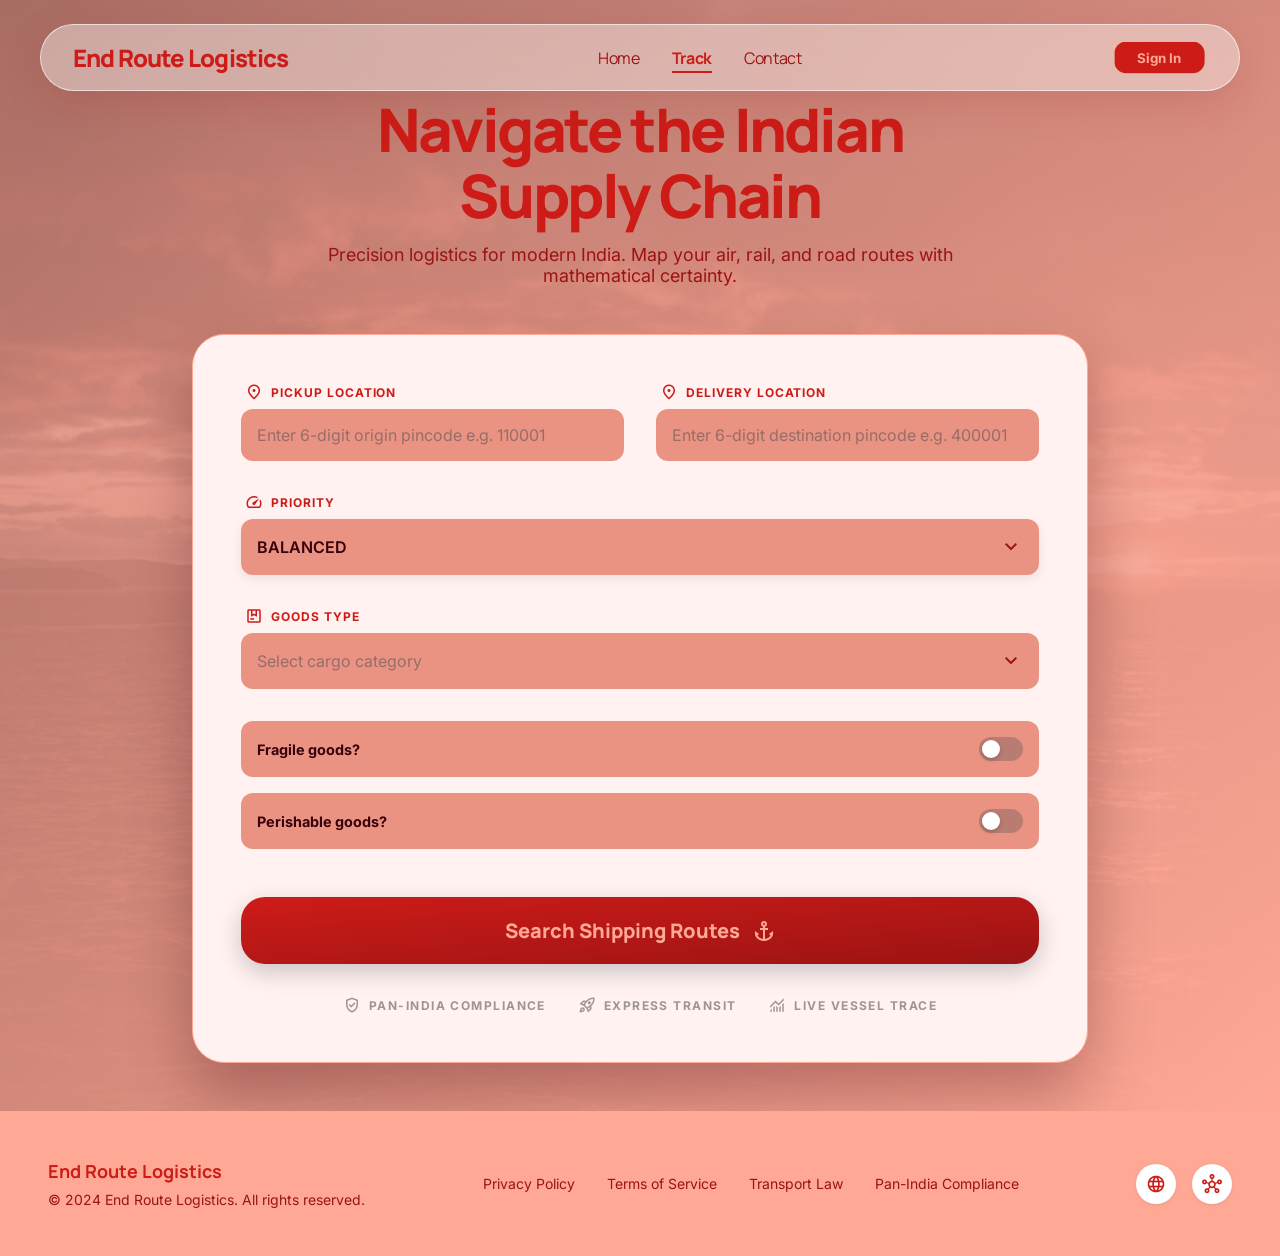
<file: src/main/resources/static/ERL_FrontEnd/shipment.html>
<!DOCTYPE html>
<html class="light" lang="en">
<head>
  <meta charset="utf-8">
  <meta content="width=device-width, initial-scale=1.0" name="viewport">
  <title>Shipment Search | End Route Logistics</title>
  <link href="https://fonts.googleapis.com/css2?family=Manrope:wght@400;700;800&family=Inter:wght@400;500;600&display=swap" rel="stylesheet">
  <link href="https://fonts.googleapis.com/css2?family=Material+Symbols+Outlined:wght,FILL@100..700,0..1&display=swap" rel="stylesheet">
  <link rel="stylesheet" href="shipment.css">
</head>
<body>
  <div class="page-transition-overlay" id="page-transition"></div>

  <header class="top-nav">
    <nav class="nav-inner">
      <div class="brand-name">End Route Logistics</div>
      <div class="nav-links">
        <a href="index.html">Home</a>
        <a href="shipment.html" class="active">Track</a>
        <a href="#">Contact</a>
      </div>
      <div class="nav-actions">
        <button class="btn-signin">Sign In</button>
      </div>
    </nav>
  </header>

  <main class="main-content">
    <div class="bg-layer">
      <div class="bg-gradient-overlay"></div>
      <img alt="Cargo ship" class="bg-image"
        src="assets/shipment_red_bg.png">
    </div>

    <div class="content-wrapper">
      <div class="hero-text">
        <h1 class="hero-heading">
          Navigate the <span class="hero-accent">Indian Supply Chain</span>
        </h1>
        <p class="hero-subtext">
          Precision logistics for modern India. Map your air, rail, and road routes with mathematical certainty.
        </p>
      </div>

      <div class="search-card">
        <form class="search-form">

          <div class="form-group">
            <label class="form-label">
              <span class="material-symbols-outlined label-icon">location_on</span>
              Pickup Location
            </label>
            <input class="form-input" id="originPincode" placeholder="Enter 6-digit origin pincode e.g. 110001" type="text" maxlength="6">
          </div>

          <div class="form-group">
            <label class="form-label">
              <span class="material-symbols-outlined label-icon">location_on</span>
              Delivery Location
            </label>
            <input class="form-input" id="destinationPincode" placeholder="Enter 6-digit destination pincode e.g. 400001" type="text" maxlength="6">
          </div>

          <div class="form-group form-group--full">
            <label class="form-label">
              <span class="material-symbols-outlined label-icon">speed</span>
              Priority
            </label>
            <div class="custom-select-wrapper" id="priorityType" data-value="BALANCED">
              <div class="custom-select-trigger" style="box-shadow: 0 4px 12px rgba(56, 0, 10, 0.08);">
                <span class="custom-select-text" style="color: var(--color-on-surface); font-weight: 600;">BALANCED</span>
                <span class="material-symbols-outlined select-arrow">keyboard_arrow_down</span>
              </div>
              <div class="custom-options-container">
                <div class="custom-option" data-value="FASTEST">FASTEST</div>
                <div class="custom-option selected" data-value="BALANCED">BALANCED</div>
                <div class="custom-option" data-value="CHEAPEST">CHEAPEST</div>
              </div>
            </div>
          </div>

          <div class="form-group form-group--full">
            <label class="form-label">
              <span class="material-symbols-outlined label-icon">package</span>
              Goods Type
            </label>
            <div class="custom-select-wrapper" id="cargoType">
              <div class="custom-select-trigger">
                <span class="custom-select-text">Select cargo category</span>
                <span class="material-symbols-outlined select-arrow">keyboard_arrow_down</span>
              </div>
              <div class="custom-options-container">
                <div class="custom-option" data-value="Clothing">Clothing</div>
                <div class="custom-option" data-value="Electronics">Electronics</div>
                <div class="custom-option" data-value="Furniture">Furniture</div>
                <div class="custom-option" data-value="Machinery">Machinery</div>
                <div class="custom-option" data-value="Food & Perishables">Food &amp; Perishables</div>
                <div class="custom-option" data-value="Chemicals">Chemicals</div>
                <div class="custom-option" data-value="Vehicles">Vehicles</div>
                <div class="custom-option" data-value="Raw Materials">Raw Materials</div>
                <div class="custom-option" data-value="Other">Other</div>
              </div>
            </div>
          </div>

          <div class="form-group form-group--full form-row-toggles">
            <label class="toggle-label">
              <span class="toggle-text">Fragile goods?</span>
              <div class="toggle-switch">
                <input type="checkbox" id="fragileToggle" class="toggle-input">
                <span class="toggle-slider"></span>
              </div>
            </label>

            <label class="toggle-label">
              <span class="toggle-text">Perishable goods?</span>
              <div class="toggle-switch">
                <input type="checkbox" id="perishableToggle" class="toggle-input">
                <span class="toggle-slider"></span>
              </div>
            </label>
          </div>

          <div class="form-group form-group--full form-submit">
            <button class="btn-search" type="button" id="searchBtn">
              Search Shipping Routes
              <span class="material-symbols-outlined">anchor</span>
            </button>
          </div>

        </form>

        <div class="trust-indicators">
          <div class="trust-item">
            <span class="material-symbols-outlined">verified_user</span>
            <span>Pan-India Compliance</span>
          </div>
          <div class="trust-item">
            <span class="material-symbols-outlined">rocket_launch</span>
            <span>Express Transit</span>
          </div>
          <div class="trust-item">
            <span class="material-symbols-outlined">monitoring</span>
            <span>Live Vessel Trace</span>
          </div>
        </div>
      </div>
    </div>
  </main>

  <footer class="site-footer">
    <div class="footer-inner">
      <div class="footer-brand">
        <div class="footer-brand-name">End Route Logistics</div>
        <div class="footer-copy">© 2024 End Route Logistics. All rights reserved.</div>
      </div>
      <div class="footer-links">
        <a href="#">Privacy Policy</a>
        <a href="#">Terms of Service</a>
        <a href="#">Transport Law</a>
        <a href="#">Pan-India Compliance</a>
      </div>
      <div class="footer-icons">
        <div class="footer-icon-btn">
          <span class="material-symbols-outlined">language</span>
        </div>
        <div class="footer-icon-btn">
          <span class="material-symbols-outlined">hub</span>
        </div>
      </div>
    </div>
  </footer>

  <script>
    document.addEventListener("DOMContentLoaded", () => {
      // Applied Fix: Constant Storage Key
      const STORAGE_KEY = 'erlSearchRequest';

      setTimeout(() => {
        const overlay = document.getElementById('page-transition');
        if(overlay) overlay.classList.add('hidden');
      }, 50);

      // Custom Select Logic
      const selectWrappers = document.querySelectorAll('.custom-select-wrapper');
      selectWrappers.forEach(selectWrapper => {
        const selectTrigger = selectWrapper.querySelector('.custom-select-trigger');
        const selectText = selectWrapper.querySelector('.custom-select-text');
        const options = selectWrapper.querySelectorAll('.custom-option');
        
        selectTrigger.addEventListener('click', (e) => {
          e.stopPropagation();
          selectWrappers.forEach(other => {
            if(other !== selectWrapper) other.classList.remove('open');
          });
          selectWrapper.classList.toggle('open');
        });
        
        options.forEach(option => {
          option.addEventListener('click', (e) => {
            e.stopPropagation();
            selectText.textContent = option.textContent;
            selectWrapper.dataset.value = option.dataset.value;
            selectText.style.color = 'var(--color-on-surface)';
            selectText.style.fontWeight = '600';
            selectWrapper.classList.remove('open');
            
            options.forEach(opt => opt.classList.remove('selected'));
            option.classList.add('selected');
          });
        });
      });
        
      document.addEventListener('click', (e) => {
        selectWrappers.forEach(selectWrapper => {
          if (!selectWrapper.contains(e.target)) {
            selectWrapper.classList.remove('open');
          }
        });
      });

      // Search Button Animation and Navigation
      const searchBtn = document.getElementById('searchBtn');
      if (searchBtn) {
        searchBtn.addEventListener('click', (e) => {
          e.preventDefault();
          
          const origin = document.getElementById('originPincode').value.trim();
          const dest = document.getElementById('destinationPincode').value.trim();
          
          const cargoWrapper = document.getElementById('cargoType');
          const cargo = cargoWrapper?.dataset?.value || '';
          
          const priorityWrapper = document.getElementById('priorityType');
          const priority = priorityWrapper?.dataset?.value || 'BALANCED';
          
          const fragile = document.getElementById('fragileToggle').checked;
          const perishable = document.getElementById('perishableToggle').checked;
          
          // Applied Fix: Cleaner Regex Validation
          if (!/^\d{6}$/.test(origin) || !/^\d{6}$/.test(dest)) {
            alert('Enter valid 6-digit pincodes for pickup and delivery locations.');
            return;
          }

          if (!cargo) {
            alert('Please select a goods type before searching.');
            return;
          }
          
          // Applied Fix: Added Timestamp to Payload
          const payload = {
            origin: origin,
            destination: dest,
            cargoType: cargo,
            priority: priority,
            fragile: fragile,
            perishable: perishable,
            timestamp: new Date().toISOString()
          };

          // Applied Fix: Failsafe before routing
          if (!payload.origin || !payload.destination) {
            console.error("Invalid payload:", payload);
            return;
          }

          console.log("Saving to session:", payload);
          
          // Applied Fix: Clear old data before saving to prevent stale bugs
          sessionStorage.removeItem(STORAGE_KEY);
          sessionStorage.setItem(STORAGE_KEY, JSON.stringify(payload));
          
          console.log("Stored value:", sessionStorage.getItem(STORAGE_KEY));

          if (!sessionStorage.getItem(STORAGE_KEY)) {
            alert("Failed to store search data. Try again.");
            return;
          }

          const icon = searchBtn.querySelector('.material-symbols-outlined');
          if (icon) {
            const rect = icon.getBoundingClientRect();
            const computedColor = window.getComputedStyle(icon).color;
            
            const clone = icon.cloneNode(true);
            clone.style.position = 'fixed';
            clone.style.top = rect.top + 'px';
            clone.style.left = rect.left + 'px';
            clone.style.width = rect.width + 'px';
            clone.style.height = rect.height + 'px';
            clone.style.margin = '0';
            clone.style.zIndex = '10000';
            clone.style.color = computedColor;
            clone.style.display = 'flex';
            clone.style.alignItems = 'center';
            clone.style.justifyContent = 'center';
            clone.style.transition = 'transform 1s cubic-bezier(0.86, 0, 0.07, 1)';
            clone.style.transformOrigin = 'center center';
            clone.style.pointerEvents = 'none';
            
            document.body.appendChild(clone);
            
            icon.style.opacity = '0';
            void clone.offsetWidth;
            
            const centerX = window.innerWidth / 2;
            const centerY = window.innerHeight / 2;
            const moveX = centerX - (rect.left + rect.width / 2);
            const moveY = centerY - (rect.top + rect.height / 2);
            
            clone.style.transform = `translate(${moveX}px, ${moveY}px) scale(300)`;
            
            setTimeout(() => {
              window.location.href = 'results.html';
            }, 1000);
          } else {
            window.location.href = 'results.html';
          }
        });
      }
    });
  </script>
</body>
</html>
</file>
<file: src/main/resources/static/style.css>
/* ============================================================
   CSS Custom Properties (Design Tokens)
   ============================================================ */
:root {
  --color-primary:                  #2563EB;
  --color-primary-container:        #1D4ED8;
  --color-primary-fixed:            #3B82F6;
  --color-primary-fixed-dim:        #1D4ED8;
  --color-on-primary:               #FFFFFF;
  --color-on-primary-container:     #DBEAFE;
  --color-on-primary-fixed:         #FFFFFF;

  --color-secondary:                #0284C7;
  --color-secondary-container:      #E0F2FE;
  --color-on-secondary:             #FFFFFF;
  --color-on-secondary-container:   #0F172A;

  --color-surface:                  #F8FAFC;
  --color-surface-tint:             #2563EB;
  --color-surface-container:        #FFFFFF;
  --color-surface-container-low:    #F8FAFC;
  --color-surface-container-high:   #F1F5F9;
  --color-surface-container-lowest: #ffffff;
  --color-on-surface:               #0F172A;
  --color-on-surface-variant:       #475569;

  --color-background:               #0F172A;
  --color-on-background:            #F8FAFC;
  --color-outline:                  #CBD5E1;
  --color-outline-variant:          #94A3B8;

  --font-headline: 'Manrope', sans-serif;
  --font-body:     'Inter', sans-serif;

  --radius-sm:   0.25rem;
  --radius-md:   0.5rem;
  --radius-lg:   0.75rem;
  --radius-xl:   0.75rem;
  --radius-full: 9999px;
}

/* ============================================================
   Reset & Base
   ============================================================ */
*, *::before, *::after {
  box-sizing: border-box;
  margin: 0;
  padding: 0;
}

html {
  scroll-behavior: smooth;
}

body {
  font-family: var(--font-body);
  background-color: var(--color-background);
  color: var(--color-on-background);
}

h1, h2, h3 {
  font-family: var(--font-headline);
}

a {
  text-decoration: none;
  transition: color 0.2s, opacity 0.2s;
}

button {
  cursor: pointer;
  border: none;
  font-family: inherit;
}

.material-symbols-outlined {
  font-variation-settings: 'FILL' 0, 'wght' 400, 'GRAD' 0, 'opsz' 24;
}

/* ============================================================
   Navigation
   ============================================================ */
.top-nav {
  position: fixed;
  top: 1.5rem;
  left: 50%;
  transform: translateX(-50%);
  width: calc(100% - 3rem);
  max-width: 1200px;
  z-index: 50;
  background: rgba(255, 255, 255, 0.4);
  backdrop-filter: blur(24px);
  -webkit-backdrop-filter: blur(24px);
  box-shadow: 0 12px 40px rgba(155, 19, 19, 0.15);
  display: flex;
  justify-content: space-between;
  align-items: center;
  padding: 0.75rem 1rem;
  border-radius: var(--radius-full);
  border: 1px solid rgba(255, 255, 255, 0.6);
  transition: all 0.3s ease;
  flex-wrap: wrap;
  row-gap: 0.5rem;
}

@media (min-width: 768px) {
  .top-nav {
    padding: 1rem 2.5rem;
    flex-wrap: nowrap;
  }
}

.brand-name {
  font-family: var(--font-headline);
  font-size: 1.25rem;
  font-weight: 800;
  letter-spacing: -0.04em;
  color: var(--color-primary);
}

.nav-links {
  display: flex;
  gap: 1rem;
  align-items: center;
  flex-wrap: wrap;
  justify-content: center;
  order: 3;
  width: 100%;
}

@media (min-width: 768px) {
  .nav-links {
    gap: 2rem;
    order: unset;
    width: auto;
  }
}

.nav-link {
  position: relative;
  font-family: var(--font-headline);
  font-weight: 600;
  font-size: 0.875rem;
  letter-spacing: -0.02em;
  color: var(--color-on-surface-variant);
  transition: color 0.3s;
  padding: 0.25rem 0;
}

.nav-link::after {
  content: '';
  position: absolute;
  width: 0;
  height: 2px;
  bottom: 0;
  left: 0;
  background-color: var(--color-primary);
  transition: width 0.3s ease;
}

.nav-link:hover {
  color: var(--color-primary);
}

.nav-link:hover::after {
  width: 100%;
}

.nav-link.active {
  color: var(--color-primary);
}

.nav-link.active::after {
  width: 100%;
}



/* ============================================================
   Main
   ============================================================ */
.main-content {
  padding-top: 0;
}

/* ============================================================
   Hero Section
   ============================================================ */
.hero-section {
  position: relative;
  min-height: 921px;
  display: flex;
  align-items: center;
  padding: 0 3rem;
  overflow: hidden;
}

.hero-bg {
  position: absolute;
  inset: 0;
  z-index: 0;
}

.hero-img {
  width: 100%;
  height: 100%;
  object-fit: cover;
  filter: brightness(0.85) contrast(1.05);
  display: block;
}

.hero-overlay {
  position: absolute;
  inset: 0;
  background: linear-gradient(
    to bottom right,
    rgba(56, 0, 10, 0.60),
    transparent
  );
}

.hero-content {
  position: relative;
  z-index: 10;
  max-width: 56rem;
}

.hero-heading {
  font-size: 3.75rem;
  font-weight: 800;
  color: #ffffff;
  letter-spacing: -0.04em;
  line-height: 1.1;
  margin-bottom: 1.5rem;
}

@media (min-width: 768px) {
  .hero-heading {
    font-size: 4.5rem;
  }
}

.hero-subtext {
  font-size: 1.25rem;
  color: rgba(255, 255, 255, 0.90);
  font-family: var(--font-body);
  max-width: 42rem;
  margin-bottom: 2.5rem;
  line-height: 1.7;
}

/* ============================================================
   Features Section
   ============================================================ */
.features-section {
  padding: 6rem 3rem;
  background-color: var(--color-surface);
}

.features-grid {
  max-width: 80rem;
  margin: 0 auto;
  display: grid;
  grid-template-columns: 1fr;
  gap: 1.5rem;
}

@media (min-width: 768px) {
  .features-grid {
    grid-template-columns: repeat(4, 1fr);
  }
}

.feature-card {
  padding: 2rem;
  border-radius: var(--radius-xl);
  background-color: var(--color-surface-container-lowest);
  box-shadow: 0 12px 40px rgba(0, 12, 30, 0.04);
  transition: transform 0.3s;
}

.feature-card:hover {
  transform: translateY(-4px);
}

.feature-icon {
  width: 3rem;
  height: 3rem;
  border-radius: var(--radius-md);
  background-color: var(--color-secondary-container);
  display: flex;
  align-items: center;
  justify-content: center;
  margin-bottom: 1.5rem;
  color: var(--color-primary);
  transition: transform 0.3s;
}

.feature-card:hover .feature-icon {
  transform: scale(1.10);
}

.feature-title {
  font-family: var(--font-headline);
  font-weight: 700;
  font-size: 1.25rem;
  color: var(--color-primary);
  margin-bottom: 0.75rem;
}

.feature-text {
  color: var(--color-on-surface-variant);
  line-height: 1.7;
}

/* ============================================================
   About Section
   ============================================================ */
.about-section {
  padding: 6rem 3rem;
  background-color: var(--color-surface-container-low);
  overflow: hidden;
}

.about-inner {
  max-width: 80rem;
  margin: 0 auto;
  display: flex;
  flex-direction: column;
  align-items: center;
  gap: 4rem;
}

@media (min-width: 768px) {
  .about-inner {
    flex-direction: row;
  }
}

.about-text {
  flex: 1;
  display: flex;
  flex-direction: column;
  gap: 2rem;
}

.about-heading {
  font-size: 3rem;
  font-weight: 800;
  color: var(--color-primary);
  letter-spacing: -0.04em;
  line-height: 1.1;
}

.about-body {
  font-size: 1.125rem;
  color: var(--color-on-surface-variant);
  line-height: 1.7;
}

.about-stats {
  display: flex;
  align-items: center;
  gap: 1.5rem;
}

.stat {
  display: flex;
  flex-direction: column;
}

.stat-number {
  font-size: 1.875rem;
  font-weight: 800;
  color: var(--color-primary);
}

.stat-label {
  font-size: 0.75rem;
  color: var(--color-on-surface-variant);
  text-transform: uppercase;
  letter-spacing: 0.08em;
  font-weight: 600;
}

.stat-divider {
  width: 1px;
  height: 3rem;
  background-color: rgba(196, 198, 207, 0.30);
}

.about-image-wrapper {
  flex: 1;
  position: relative;
}

.about-image-frame {
  position: relative;
  z-index: 10;
  border-radius: var(--radius-xl);
  overflow: hidden;
  box-shadow: 0 25px 50px rgba(0, 0, 0, 0.25);
  transform: scale(1.05);
}

.about-image {
  width: 100%;
  aspect-ratio: 4 / 3;
  object-fit: cover;
  display: block;
}

.about-image-decoration {
  position: absolute;
  top: -2rem;
  right: -2rem;
  width: 100%;
  height: 100%;
  background-color: var(--color-secondary-container);
  border-radius: var(--radius-xl);
  z-index: 0;
  opacity: 0.50;
}

/* ============================================================
   CTA Section
   ============================================================ */
.cta-section {
  padding: 6rem 3rem;
}

.cta-card {
  max-width: 72rem;
  margin: 0 auto;
  background-color: var(--color-primary);
  border-radius: 2rem;
  padding: 4rem;
  text-align: center;
  position: relative;
  overflow: hidden;
}

.cta-blob {
  position: absolute;
  width: 16rem;
  height: 16rem;
  border-radius: var(--radius-full);
  filter: blur(48px);
}

.cta-blob--top {
  top: 0;
  right: 0;
  background-color: rgba(37, 99, 235, 0.40);
  transform: translate(50%, -50%);
}

.cta-blob--bottom {
  bottom: 0;
  left: 0;
  background-color: rgba(29, 78, 216, 0.40);
  transform: translate(-50%, 50%);
}

.cta-content {
  position: relative;
  z-index: 10;
}

.cta-heading {
  font-size: 2.5rem;
  font-weight: 800;
  color: #ffffff;
  margin-bottom: 2rem;
  letter-spacing: -0.04em;
}

@media (min-width: 768px) {
  .cta-heading {
    font-size: 3rem;
  }
}

.cta-subtext {
  color: var(--color-on-primary-container);
  font-size: 1.125rem;
  margin-bottom: 3rem;
  max-width: 36rem;
  margin-left: auto;
  margin-right: auto;
}

.btn-cta {
  background-color: #ffffff;
  color: var(--color-primary);
  padding: 1.25rem 2.5rem;
  border-radius: var(--radius-xl);
  font-family: var(--font-headline);
  font-weight: 800;
  font-size: 1.125rem;
  display: inline-flex;
  align-items: center;
  gap: 0.75rem;
  margin: 0 auto;
  box-shadow: 0 20px 40px rgba(0, 0, 0, 0.15);
  transition: all 0.8s cubic-bezier(0.25, 1, 0.5, 1);
  border: 1px solid transparent;
}

.btn-cta:hover {
  background-color: rgba(155, 19, 19, 0.85);
  color: var(--color-on-primary-container);
  transform: translateY(-4px);
  box-shadow: 0 15px 30px rgba(155, 19, 19, 0.25);
  backdrop-filter: blur(8px);
  -webkit-backdrop-filter: blur(8px);
  border: 1px solid rgba(255, 255, 255, 0.2);
}

.cta-arrow {
  transition: transform 0.2s;
}

.btn-cta:hover .cta-arrow {
  transform: translateX(4px);
}

/* ============================================================
   Footer
   ============================================================ */
.site-footer {
  background-color: var(--color-surface-container-low);
  color: var(--color-primary);
}

.footer-grid {
  display: grid;
  grid-template-columns: 1fr;
  gap: 3rem;
  padding: 4rem 3rem;
  max-width: 80rem;
  margin: 0 auto;
  font-family: var(--font-body);
  font-size: 0.875rem;
  line-height: 1.7;
}

@media (min-width: 768px) {
  .footer-grid {
    grid-template-columns: repeat(4, 1fr);
  }
}

.footer-about {
  display: flex;
  flex-direction: column;
  gap: 1.5rem;
}

.footer-brand {
  font-size: 1.125rem;
  font-weight: 700;
  color: var(--color-primary);
}

.footer-tagline {
  color: var(--color-on-surface-variant);
}

.footer-col {
  display: flex;
  flex-direction: column;
  gap: 1rem;
}

.footer-col-title {
  font-weight: 700;
  font-size: 0.75rem;
  text-transform: uppercase;
  letter-spacing: 0.12em;
  color: var(--color-primary);
  margin-bottom: 0.5rem;
}

.footer-link {
  color: var(--color-on-surface-variant);
  opacity: 0.80;
  text-decoration: none;
  transition: opacity 0.2s;
}

.footer-link:hover {
  opacity: 1;
  text-decoration: underline;
  text-decoration-thickness: 2px;
  text-underline-offset: 4px;
}

.footer-bottom {
  padding: 2rem 3rem;
  border-top: 1px solid rgba(196, 198, 207, 0.10);
  max-width: 80rem;
  margin: 0 auto;
  text-align: center;
}

@media (min-width: 768px) {
  .footer-bottom {
    text-align: left;
  }
}

.footer-bottom p {
  color: var(--color-on-surface-variant);
  font-size: 0.75rem;
}

/* ============================================================
   Page Transition
   ============================================================ */
.page-transition-overlay {
  position: fixed;
  top: 0;
  left: 0;
  width: 100%;
  height: 100%;
  background-color: var(--color-primary);
  z-index: 9999;
  opacity: 1;
  pointer-events: none;
  transform: translateY(0);
  transition: transform 0.4s cubic-bezier(0.86, 0, 0.07, 1), opacity 0.4s ease;
}

.page-transition-overlay.hidden {
  opacity: 0;
  transform: translateY(-100%);
}

.page-transition-overlay.active {
  opacity: 1;
  pointer-events: all;
  transform: translateY(0);
}
</file>
<file: src/main/resources/static/ERL_FrontEnd/style.css>
/* ============================================================
   CSS Custom Properties (Design Tokens)
   ============================================================ */
:root {
  --color-primary:                  #CD1C18;
  --color-primary-container:        #9B1313;
  --color-primary-fixed:            #CD1C18;
  --color-primary-fixed-dim:        #9B1313;
  --color-on-primary:               #FFA896;
  --color-on-primary-container:     #FFA896;
  --color-on-primary-fixed:         #FFA896;

  --color-secondary:                #9B1313;
  --color-secondary-container:      #FFA896;
  --color-on-secondary:             #FFA896;
  --color-on-secondary-container:   #38000A;

  --color-surface:                  #FFA896;
  --color-surface-tint:             #CD1C18;
  --color-surface-container:        #F59D8C;
  --color-surface-container-low:    #FFA896;
  --color-surface-container-high:   #EB9382;
  --color-surface-container-lowest: #ffffff;
  --color-on-surface:               #38000A;
  --color-on-surface-variant:       #9B1313;

  --color-background:               #ffe9e3;
  --color-on-background:            #38000A;
  --color-outline:                  #9B1313;
  --color-outline-variant:          #CD1C18;

  --font-headline: 'Manrope', sans-serif;
  --font-body:     'Inter', sans-serif;

  --radius-sm:   0.25rem;
  --radius-md:   0.5rem;
  --radius-lg:   0.75rem;
  --radius-xl:   0.75rem;
  --radius-full: 9999px;
}

/* ============================================================
   Reset & Base
   ============================================================ */
*, *::before, *::after {
  box-sizing: border-box;
  margin: 0;
  padding: 0;
}

html {
  scroll-behavior: smooth;
}

body {
  font-family: var(--font-body);
  background-color: var(--color-background);
  color: var(--color-on-background);
}

h1, h2, h3 {
  font-family: var(--font-headline);
}

a {
  text-decoration: none;
  transition: color 0.2s, opacity 0.2s;
}

button {
  cursor: pointer;
  border: none;
  font-family: inherit;
}

.material-symbols-outlined {
  font-variation-settings: 'FILL' 0, 'wght' 400, 'GRAD' 0, 'opsz' 24;
}

/* ============================================================
   Navigation
   ============================================================ */
.top-nav {
  position: fixed;
  top: 1.5rem;
  left: 50%;
  transform: translateX(-50%);
  width: calc(100% - 3rem);
  max-width: 1200px;
  z-index: 50;
  background: rgba(255, 255, 255, 0.4);
  backdrop-filter: blur(24px);
  -webkit-backdrop-filter: blur(24px);
  box-shadow: 0 12px 40px rgba(155, 19, 19, 0.15);
  display: flex;
  justify-content: space-between;
  align-items: center;
  padding: 1rem 2.5rem;
  border-radius: var(--radius-full);
  border: 1px solid rgba(255, 255, 255, 0.6);
  transition: all 0.3s ease;
}

.brand-name {
  font-family: var(--font-headline);
  font-size: 1.25rem;
  font-weight: 800;
  letter-spacing: -0.04em;
  color: var(--color-primary);
}

.nav-links {
  display: none;
  gap: 2rem;
  align-items: center;
}

@media (min-width: 768px) {
  .nav-links {
    display: flex;
  }
}

.nav-link {
  position: relative;
  font-family: var(--font-headline);
  font-weight: 600;
  font-size: 0.875rem;
  letter-spacing: -0.02em;
  color: var(--color-on-surface-variant);
  transition: color 0.3s;
  padding: 0.25rem 0;
}

.nav-link::after {
  content: '';
  position: absolute;
  width: 0;
  height: 2px;
  bottom: 0;
  left: 0;
  background-color: var(--color-primary);
  transition: width 0.3s ease;
}

.nav-link:hover {
  color: var(--color-primary);
}

.nav-link:hover::after {
  width: 100%;
}

.nav-link.active {
  color: var(--color-primary);
}

.nav-link.active::after {
  width: 100%;
}

.btn-signin {
  background-color: var(--color-primary);
  color: var(--color-on-primary);
  padding: 0.5rem 1.5rem;
  border-radius: var(--radius-lg);
  font-family: var(--font-headline);
  font-weight: 600;
  font-size: 0.875rem;
  transform: scale(0.95);
  transition: transform 0.15s;
}

.btn-signin:active {
  transform: scale(0.90);
}

/* ============================================================
   Main
   ============================================================ */
.main-content {
  padding-top: 0;
}

/* ============================================================
   Hero Section
   ============================================================ */
.hero-section {
  position: relative;
  min-height: 100vh;
  display: flex;
  align-items: center;
  padding: 0 3rem;
  overflow: hidden;
}

.hero-bg {
  position: absolute;
  inset: 0;
  z-index: 0;
}

.hero-img {
  width: 100%;
  height: 100%;
  object-fit: cover;
  filter: brightness(0.85) contrast(1.05);
  display: block;
}

.hero-overlay {
  position: absolute;
  inset: 0;
  background: linear-gradient(
    to bottom right,
    rgba(56, 0, 10, 0.60),
    transparent
  );
}

.hero-content {
  position: relative;
  z-index: 10;
  max-width: 56rem;
}

.hero-heading {
  font-size: 3.75rem;
  font-weight: 800;
  color: #ffffff;
  letter-spacing: -0.04em;
  line-height: 1.1;
  margin-bottom: 1.5rem;
}

@media (min-width: 768px) {
  .hero-heading {
    font-size: 4.5rem;
  }
}

.hero-subtext {
  font-size: 1.25rem;
  color: rgba(255, 255, 255, 0.90);
  font-family: var(--font-body);
  max-width: 42rem;
  margin-bottom: 2.5rem;
  line-height: 1.7;
}

/* ============================================================
   Features Section
   ============================================================ */
.features-section {
  padding: 6rem 3rem;
  background-color: var(--color-surface);
}

.features-grid {
  max-width: 80rem;
  margin: 0 auto;
  display: grid;
  grid-template-columns: 1fr;
  gap: 1.5rem;
}

@media (min-width: 768px) {
  .features-grid {
    grid-template-columns: repeat(4, 1fr);
  }
}

.feature-card {

  .score-bar {
  height: 6px;
  border-radius: 999px;
  background: rgba(0,0,0,0.1);
  margin-top: 10px;
  overflow: hidden;
}

.score-fill {
  height: 100%;
  background: var(--color-primary);
}

  padding: 2rem;
  border-radius: var(--radius-xl);
  background-color: var(--color-surface-container-lowest);
  box-shadow: 0 12px 40px rgba(0, 12, 30, 0.04);
  transition: transform 0.3s;
}

.feature-card:hover {
  transform: translateY(-4px);
}

.feature-icon {
  width: 3rem;
  height: 3rem;
  border-radius: var(--radius-md);
  background-color: var(--color-secondary-container);
  display: flex;
  align-items: center;
  justify-content: center;
  margin-bottom: 1.5rem;
  color: var(--color-primary);
  transition: transform 0.3s;
}

.feature-card:hover .feature-icon {
  transform: scale(1.10);
}

.feature-title {
  font-family: var(--font-headline);
  font-weight: 700;
  font-size: 1.25rem;
  color: var(--color-primary);
  margin-bottom: 0.75rem;
}

.feature-text {
  color: var(--color-on-surface-variant);
  line-height: 1.7;
}

/* ============================================================
   About Section
   ============================================================ */
.about-section {
  padding: 6rem 3rem;
  background-color: var(--color-surface-container-low);
  overflow: hidden;
}

.about-inner {
  max-width: 80rem;
  margin: 0 auto;
  display: flex;
  flex-direction: column;
  align-items: center;
  gap: 4rem;
}

@media (min-width: 768px) {
  .about-inner {
    flex-direction: row;
  }
}

.about-text {
  flex: 1;
  display: flex;
  flex-direction: column;
  gap: 2rem;
}

.about-heading {
  font-size: 3rem;
  font-weight: 800;
  color: var(--color-primary);
  letter-spacing: -0.04em;
  line-height: 1.1;
}

.about-body {
  font-size: 1.125rem;
  color: var(--color-on-surface-variant);
  line-height: 1.7;
}

.about-stats {
  display: flex;
  align-items: center;
  gap: 1.5rem;
}

.stat {
  display: flex;
  flex-direction: column;
}

.stat-number {
  font-size: 1.875rem;
  font-weight: 800;
  color: var(--color-primary);
}

.stat-label {
  font-size: 0.75rem;
  color: var(--color-on-surface-variant);
  text-transform: uppercase;
  letter-spacing: 0.08em;
  font-weight: 600;
}

.stat-divider {
  width: 1px;
  height: 3rem;
  background-color: rgba(196, 198, 207, 0.30);
}

.about-image-wrapper {
  flex: 1;
  position: relative;
}

.about-image-frame {
  position: relative;
  z-index: 10;
  border-radius: var(--radius-xl);
  overflow: hidden;
  box-shadow: 0 25px 50px rgba(0, 0, 0, 0.25);
  transform: scale(1.05);
}

.about-image {
  width: 100%;
  aspect-ratio: 4 / 3;
  object-fit: cover;
  display: block;
}

.about-image-decoration {
  position: absolute;
  top: -2rem;
  right: -2rem;
  width: 100%;
  height: 100%;
  background-color: var(--color-secondary-container);
  border-radius: var(--radius-xl);
  z-index: 0;
  opacity: 0.50;
}

/* ============================================================
   CTA Section
   ============================================================ */
.cta-section {
  padding: 6rem 3rem;
}

.cta-card {
  max-width: 72rem;
  margin: 0 auto;
  background-color: var(--color-primary);
  border-radius: 2rem;
  padding: 4rem;
  text-align: center;
  position: relative;
  overflow: hidden;
}

.cta-blob {
  position: absolute;
  width: 16rem;
  height: 16rem;
  border-radius: var(--radius-full);
  filter: blur(48px);
}

.cta-blob--top {
  top: 0;
  right: 0;
  background-color: rgba(205, 28, 24, 0.40);
  transform: translate(50%, -50%);
}

.cta-blob--bottom {
  bottom: 0;
  left: 0;
  background-color: rgba(155, 19, 19, 0.40);
  transform: translate(-50%, 50%);
}

.cta-content {
  position: relative;
  z-index: 10;
}

.cta-heading {
  font-size: 2.5rem;
  font-weight: 800;
  color: #ffffff;
  margin-bottom: 2rem;
  letter-spacing: -0.04em;
}

@media (min-width: 768px) {
  .cta-heading {
    font-size: 3rem;
  }
}

.cta-subtext {
  color: var(--color-on-primary-container);
  font-size: 1.125rem;
  margin-bottom: 3rem;
  max-width: 36rem;
  margin-left: auto;
  margin-right: auto;
}

.btn-cta {
  background-color: #ffffff;
  color: var(--color-primary);
  padding: 1.25rem 2.5rem;
  border-radius: var(--radius-xl);
  font-family: var(--font-headline);
  font-weight: 800;
  font-size: 1.125rem;
  display: inline-flex;
  align-items: center;
  gap: 0.75rem;
  margin: 0 auto;
  box-shadow: 0 20px 40px rgba(0, 0, 0, 0.15);
  transition: all 0.8s cubic-bezier(0.25, 1, 0.5, 1);
  border: 1px solid transparent;
}

.btn-cta:hover {
  background-color: rgba(155, 19, 19, 0.85);
  color: var(--color-on-primary-container);
  transform: translateY(-4px);
  box-shadow: 0 15px 30px rgba(155, 19, 19, 0.25);
  backdrop-filter: blur(8px);
  -webkit-backdrop-filter: blur(8px);
  border: 1px solid rgba(255, 255, 255, 0.2);
}

.cta-arrow {
  transition: transform 0.2s;
}

.btn-cta:hover .cta-arrow {
  transform: translateX(4px);
}

/* ============================================================
   Footer
   ============================================================ */
.site-footer {
  background-color: var(--color-surface-container-low);
  color: var(--color-primary);
}

.footer-grid {
  display: grid;
  grid-template-columns: 1fr;
  gap: 3rem;
  padding: 4rem 3rem;
  max-width: 80rem;
  margin: 0 auto;
  font-family: var(--font-body);
  font-size: 0.875rem;
  line-height: 1.7;
}

@media (min-width: 768px) {
  .footer-grid {
    grid-template-columns: repeat(4, 1fr);
  }
}

.footer-about {
  display: flex;
  flex-direction: column;
  gap: 1.5rem;
}

.footer-brand {
  font-size: 1.125rem;
  font-weight: 700;
  color: var(--color-primary);
}

.footer-tagline {
  color: var(--color-on-surface-variant);
}

.footer-col {
  display: flex;
  flex-direction: column;
  gap: 1rem;
}

.footer-col-title {
  font-weight: 700;
  font-size: 0.75rem;
  text-transform: uppercase;
  letter-spacing: 0.12em;
  color: var(--color-primary);
  margin-bottom: 0.5rem;
}

.footer-link {
  color: var(--color-on-surface-variant);
  opacity: 0.80;
  text-decoration: none;
  transition: opacity 0.2s;
}

.footer-link:hover {
  opacity: 1;
  text-decoration: underline;
  text-decoration-thickness: 2px;
  text-underline-offset: 4px;
}

.footer-bottom {
  padding: 2rem 3rem;
  border-top: 1px solid rgba(196, 198, 207, 0.10);
  max-width: 80rem;
  margin: 0 auto;
  text-align: center;
}

@media (min-width: 768px) {
  .footer-bottom {
    text-align: left;
  }
}

.footer-bottom p {
  color: var(--color-on-surface-variant);
  font-size: 0.75rem;
}

/* ============================================================
   Page Transition
   ============================================================ */
.page-transition-overlay {
  position: fixed;
  top: 0;
  left: 0;
  width: 100%;
  height: 100%;
  background-color: var(--color-primary);
  z-index: 9999;
  opacity: 1;
  pointer-events: none;
  transform: translateY(0);
  transition: transform 0.4s cubic-bezier(0.86, 0, 0.07, 1), opacity 0.4s ease;
}

.page-transition-overlay.hidden {
  opacity: 0;
  transform: translateY(-100%);
}

.page-transition-overlay.active {
  opacity: 1;
  pointer-events: all;
  transform: translateY(0);
}
/* ===============================
   AI UI Elements (ADD THIS)
   =============================== */

.score-badge {
  background: var(--color-primary);
  color: white;
  padding: 4px 10px;
  border-radius: 999px;
  font-size: 0.75rem;
  font-weight: 600;
  display: inline-block;
  margin-bottom: 6px;
}

.score-bar {
  height: 6px;
  border-radius: 999px;
  background: rgba(0,0,0,0.1);
  margin-top: 6px;
  overflow: hidden;
}

.score-fill {
  height: 100%;
  background: var(--color-primary);
}

.risk-low { color: #2e7d32; font-weight: 600; }
.risk-medium { color: #f57c00; font-weight: 600; }
.risk-high { color: #d32f2f; font-weight: 600; }

.ai-insight {
  background: rgba(0,0,0,0.05);
  padding: 1rem;
  border-radius: 8px;
  font-size: 0.875rem;
  margin-top: 10px;
}
</file>
<file: src/main/resources/static/shipment.css>
/* ============================================================
   CSS Custom Properties (Design Tokens)
   ============================================================ */
:root {
  --color-primary:                #2563EB;
  --color-primary-container:      #1D4ED8;
  --color-primary-fixed:          #3B82F6;
  --color-primary-fixed-dim:      #1D4ED8;
  --color-on-primary:             #FFFFFF;
  --color-on-primary-container:   #DBEAFE;
  --color-on-primary-fixed:       #FFFFFF;
  --color-inverse-primary:        #2563EB;

  --color-secondary:              #0284C7;
  --color-secondary-container:    #E0F2FE;
  --color-secondary-fixed:        #0284C7;
  --color-secondary-fixed-dim:    #0369A1;
  --color-on-secondary:           #FFFFFF;
  --color-on-secondary-container: #0F172A;
  --color-on-secondary-fixed:     #E0F2FE;

  --color-tertiary:               #0F172A;
  --color-tertiary-container:     #1E293B;
  --color-tertiary-fixed:         #0F172A;
  --color-tertiary-fixed-dim:     #0F172A;
  --color-on-tertiary:            #F8FAFC;
  --color-on-tertiary-container:  #F8FAFC;
  --color-on-tertiary-fixed:      #F8FAFC;

  --color-surface:                #F8FAFC;
  --color-surface-dim:            #F1F5F9;
  --color-surface-bright:         #FFFFFF;
  --color-surface-variant:        #E2E8F0;
  --color-surface-tint:           #2563EB;
  --color-surface-container:      #FFFFFF;
  --color-surface-container-low:  #F8FAFC;
  --color-surface-container-high: #F1F5F9;
  --color-surface-container-highest: #E2E8F0;
  --color-surface-container-lowest:  #FFFFFF;
  --color-on-surface:             #0F172A;
  --color-on-surface-variant:     #475569;
  --color-inverse-surface:        #0F172A;
  --color-inverse-on-surface:     #F8FAFC;

  --color-background:             #0F172A;
  --color-on-background:          #F8FAFC;

  --color-outline:                #CBD5E1;
  --color-outline-variant:        #94A3B8;

  --color-error:                  #dc2626;
  --color-error-container:        #fee2e2;
  --color-on-error:               #ffffff;
  --color-on-error-container:     #991b1b;

  --font-headline: 'Manrope', sans-serif;
  --font-body:     'Inter', sans-serif;

  --radius-sm:   0.25rem;
  --radius-md:   0.5rem;
  --radius-lg:   0.75rem;
  --radius-full: 9999px;
}

/* ============================================================
   Reset & Base
   ============================================================ */
*, *::before, *::after {
  box-sizing: border-box;
  margin: 0;
  padding: 0;
}

html {
  font-size: 16px;
}

body {
  font-family: var(--font-body);
  background-color: var(--color-surface);
  color: var(--color-on-surface);
  display: flex;
  flex-direction: column;
  min-height: 100vh;
}

body ::selection {
  background-color: var(--color-primary-fixed);
  color: var(--color-on-primary-fixed);
}

h1, h2, h3 {
  font-family: var(--font-headline);
}

a {
  text-decoration: none;
  transition: color 0.2s;
}

button {
  cursor: pointer;
  border: none;
  font-family: inherit;
}

.material-symbols-outlined {
  font-variation-settings: 'FILL' 0, 'wght' 400, 'GRAD' 0, 'opsz' 24;
}

/* ============================================================
   Header / Top Navigation
   ============================================================ */
.top-nav {
  position: fixed;
  top: 1.5rem;
  left: 50%;
  transform: translateX(-50%);
  width: calc(100% - 3rem);
  max-width: 1200px;
  z-index: 50;
  background-color: rgba(255, 255, 255, 0.40);
  backdrop-filter: blur(24px);
  -webkit-backdrop-filter: blur(24px);
  box-shadow: 0 12px 40px rgba(155, 19, 19, 0.15);
  border-radius: var(--radius-full);
  border: 1px solid rgba(255, 255, 255, 0.6);
  transition: all 0.3s ease;
}

.nav-inner {
  display: flex;
  justify-content: space-between;
  align-items: center;
  padding: 0.75rem 1rem;
  max-width: 100%;
  margin: 0 auto;
  flex-wrap: wrap;
  row-gap: 0.5rem;
}

@media (min-width: 768px) {
  .nav-inner {
    padding: 1rem 2rem;
    flex-wrap: nowrap;
  }
}

.brand-name {
  font-family: var(--font-headline);
  font-size: 1.5rem;
  font-weight: 800;
  color: var(--color-primary);
  letter-spacing: -0.04em;
}

.nav-links {
  display: flex;
  align-items: center;
  gap: 1rem;
  font-family: var(--font-headline);
  letter-spacing: -0.02em;
  flex-wrap: wrap;
  justify-content: center;
  order: 3;
  width: 100%;
}

@media (min-width: 768px) {
  .nav-links {
    gap: 2rem;
    order: unset;
    width: auto;
  }
}

.nav-links a {
  position: relative;
  color: var(--color-on-surface-variant);
  padding: 0.25rem 0;
  transition: color 0.3s;
}

.nav-links a::after {
  content: '';
  position: absolute;
  width: 0;
  height: 2px;
  bottom: 0;
  left: 0;
  background-color: var(--color-primary);
  transition: width 0.3s ease;
}

.nav-links a:hover {
  color: var(--color-primary);
}

.nav-links a:hover::after {
  width: 100%;
}

.nav-links a.active {
  color: var(--color-primary);
  font-weight: 700;
}

.nav-links a.active::after {
  width: 100%;
}

.nav-actions {
  display: flex;
  align-items: center;
  gap: 1rem;
}

.btn-signin {
  padding: 0.5rem 1.5rem;
  border-radius: var(--radius-lg);
  font-size: 0.875rem;
  font-weight: 700;
  background-color: var(--color-primary);
  color: var(--color-on-primary);
  transition: background-color 0.2s, transform 0.15s;
  transform: scale(0.95);
}

.btn-signin:hover {
  background-color: var(--color-primary-container);
}

.btn-signin:active {
  transform: scale(0.92);
  transition-duration: 0.1s;
}

/* ============================================================
   Main Content
   ============================================================ */
.main-content {
  flex-grow: 1;
  padding-top: 6rem;
  padding-bottom: 3rem;
  position: relative;
  overflow: hidden;
}

.bg-layer {
  position: absolute;
  inset: 0;
  z-index: 0;
}

.bg-gradient-overlay {
  position: absolute;
  inset: 0;
  z-index: 10;
  background: linear-gradient(
    to bottom right,
    rgba(15, 23, 42, 0.70),
    rgba(37, 99, 235, 0.20),
    var(--color-surface)
  );
}

.bg-image {
  width: 100%;
  height: 100%;
  object-fit: cover;
  opacity: 0.30;
  filter: grayscale(0.5);
  display: block;
}

.content-wrapper {
  position: relative;
  z-index: 20;
  max-width: 1200px;
  margin: 0 auto;
  padding: 0 1.5rem;
  min-height: 819px;
  display: flex;
  flex-direction: column;
  justify-content: center;
  align-items: center;
}

/* ============================================================
   Hero Text
   ============================================================ */
.hero-text {
  text-align: center;
  margin-bottom: 3rem;
  max-width: 42rem;
}

.hero-heading {
  font-size: 3rem;
  font-weight: 800;
  color: var(--color-primary);
  letter-spacing: -0.04em;
  margin-bottom: 1rem;
  line-height: 1.1;
}

@media (min-width: 768px) {
  .hero-heading {
    font-size: 3.75rem;
  }
}

.hero-accent {
  color: var(--color-surface-tint);
}

.hero-subtext {
  color: var(--color-on-surface-variant);
  font-size: 1.125rem;
  font-family: var(--font-body);
}

/* ============================================================
   Search Card
   ============================================================ */
.search-card {
  width: 100%;
  max-width: 56rem;
  background-color: #FFFFFF;
  border-radius: 2rem;
  padding: 2rem;
  box-shadow: 0 32px 64px rgba(15, 23, 42, 0.12);
  border: 1px solid #E2E8F0;
}

@media (min-width: 768px) {
  .search-card {
    padding: 3rem;
  }
}

/* ============================================================
   Search Form
   ============================================================ */
.search-form {
  display: grid;
  grid-template-columns: 1fr;
  gap: 2rem;
}

@media (min-width: 768px) {
  .search-form {
    grid-template-columns: 1fr 1fr;
  }
}

.form-group {
  display: flex;
  flex-direction: column;
  gap: 0.5rem;
}

.form-group--full {
  grid-column: 1 / -1;
}

.form-label {
  display: flex;
  align-items: center;
  gap: 0.5rem;
  font-size: 0.75rem;
  font-weight: 700;
  color: var(--color-primary);
  letter-spacing: 0.08em;
  text-transform: uppercase;
  padding: 0 0.25rem;
}

.label-icon {
  color: var(--color-surface-tint);
  font-size: 18px !important;
}

.form-input {
  width: 100%;
  background-color: var(--color-surface-container-high);
  border: none;
  border-radius: var(--radius-lg);
  padding: 1rem;
  color: var(--color-on-surface);
  font-family: var(--font-body);
  font-size: 1rem;
  outline: none;
  transition: background-color 0.2s, box-shadow 0.2s;
}

.form-input::placeholder {
  color: rgba(67, 71, 78, 0.50);
}

.form-input:focus {
  box-shadow: 0 0 0 2px var(--color-surface-tint);
  background-color: var(--color-surface-container-lowest);
}

/* Chrome Autofill fix */
.form-input:-webkit-autofill,
.form-input:-webkit-autofill:hover, 
.form-input:-webkit-autofill:active {
  -webkit-box-shadow: 0 0 0 30px var(--color-surface-container-high) inset !important;
  -webkit-text-fill-color: var(--color-on-surface) !important;
}

.form-input:focus:-webkit-autofill {
  -webkit-box-shadow: 0 0 0 30px var(--color-surface-container-lowest) inset !important;
}

/* Custom Select */
.custom-select-wrapper {
  position: relative;
  user-select: none;
}

.custom-select-trigger {
  width: 100%;
  background-color: var(--color-surface-container-high);
  border-radius: var(--radius-lg);
  padding: 1rem;
  display: flex;
  justify-content: space-between;
  align-items: center;
  cursor: pointer;
  transition: background-color 0.2s, box-shadow 0.2s, border-radius 0.2s;
}

.custom-select-wrapper.open .custom-select-trigger {
  box-shadow: 0 0 0 2px var(--color-surface-tint);
  background-color: var(--color-surface-container-lowest);
  border-bottom-left-radius: 0;
  border-bottom-right-radius: 0;
}

.custom-select-text {
  color: rgba(67, 71, 78, 0.50);
  font-family: var(--font-body);
  font-size: 1rem;
}

.custom-select-wrapper .select-arrow {
  color: var(--color-on-surface-variant);
  transition: transform 0.3s cubic-bezier(0.86, 0, 0.07, 1);
}

.custom-select-wrapper.open .select-arrow {
  transform: rotate(180deg);
}

.custom-options-container {
  position: absolute;
  top: 100%;
  left: 0;
  width: 100%;
  background-color: var(--color-surface-container-lowest);
  border-radius: 0 0 var(--radius-lg) var(--radius-lg);
  box-shadow: 0 12px 24px rgba(0, 12, 30, 0.15);
  max-height: 0;
  overflow: hidden;
  opacity: 0;
  z-index: 100;
  transition: max-height 0.4s cubic-bezier(0.86, 0, 0.07, 1), opacity 0.3s ease;
}

.custom-select-wrapper.open .custom-options-container {
  max-height: 300px;
  overflow-y: auto;
  opacity: 1;
}

/* Custom Scrollbar */
.custom-options-container::-webkit-scrollbar {
  width: 6px;
}
.custom-options-container::-webkit-scrollbar-track {
  background: transparent;
}
.custom-options-container::-webkit-scrollbar-thumb {
  background-color: var(--color-outline-variant);
  border-radius: var(--radius-full);
}

.custom-option {
  padding: 0.875rem 1rem;
  color: var(--color-on-surface);
  font-family: var(--font-body);
  font-size: 0.9375rem;
  cursor: pointer;
  transition: background-color 0.2s, color 0.2s, padding-left 0.2s;
  border-left: 2px solid transparent;
}

.custom-option:hover {
  background-color: var(--color-surface-container-low);
  padding-left: 1.5rem;
  border-left-color: var(--color-surface-tint);
}

.custom-option.selected {
  background-color: var(--color-surface-container);
  font-weight: 600;
  color: var(--color-primary);
  border-left-color: var(--color-primary);
}



/* ============================================================
   Toggles
   ============================================================ */
.form-row-toggles {
  display: flex;
  justify-content: space-between;
  gap: 1rem;
}

@media (max-width: 767px) {
  .form-row-toggles {
    flex-direction: column;
  }
}

.toggle-label {
  display: flex;
  align-items: center;
  justify-content: space-between;
  width: 100%;
  padding: 1rem;
  background-color: var(--color-surface-container-high);
  border-radius: var(--radius-lg);
  cursor: pointer;
}
.toggle-text {
  font-size: 0.9rem;
  font-weight: 700;
  color: var(--color-on-surface);
}
.toggle-switch {
  position: relative;
  display: inline-block;
  width: 44px;
  height: 24px;
}
.toggle-switch input {
  opacity: 0;
  width: 0;
  height: 0;
}
.toggle-slider {
  position: absolute;
  cursor: pointer;
  top: 0; left: 0; right: 0; bottom: 0;
  background-color: rgba(67, 71, 78, 0.30);
  transition: .4s;
  border-radius: 24px;
}
.toggle-slider:before {
  position: absolute;
  content: "";
  height: 18px;
  width: 18px;
  left: 3px;
  bottom: 3px;
  background-color: white;
  transition: .4s;
  border-radius: 50%;
  box-shadow: 0 2px 4px rgba(0,0,0,0.2);
}
.toggle-switch input:checked + .toggle-slider {
  background-color: var(--color-primary);
}
.toggle-switch input:checked + .toggle-slider:before {
  transform: translateX(20px);
}

.form-submit {
  padding-top: 1rem;
}

.btn-search {
  width: 100%;
  background: linear-gradient(
    to bottom right,
    var(--color-primary),
    var(--color-primary-container)
  );
  color: var(--color-on-primary);
  padding: 1.25rem;
  border-radius: 1.5rem;
  font-family: var(--font-headline);
  font-weight: 800;
  font-size: 1.25rem;
  box-shadow: 0 8px 24px rgba(0, 12, 30, 0.20);
  transition: box-shadow 0.2s, transform 0.2s;
  display: flex;
  align-items: center;
  justify-content: center;
  gap: 0.75rem;
}

.btn-search:hover {
  box-shadow: 0 12px 32px rgba(0, 12, 30, 0.40);
  transform: translateY(-2px);
}

.btn-search:active {
  transform: scale(0.95);
}

/* ============================================================
   Trust Indicators
   ============================================================ */
.trust-indicators {
  margin-top: 2rem;
  display: flex;
  flex-wrap: wrap;
  justify-content: center;
  gap: 2rem;
  opacity: 0.40;
  filter: grayscale(1);
  transition: filter 0.3s, opacity 0.3s;
}

.trust-indicators:hover {
  filter: grayscale(0);
  opacity: 0.80;
}

.trust-item {
  display: flex;
  align-items: center;
  gap: 0.5rem;
  font-size: 0.75rem;
  font-weight: 700;
  letter-spacing: 0.12em;
  text-transform: uppercase;
}

.trust-item .material-symbols-outlined {
  font-size: 18px !important;
}

/* ============================================================
   Footer
   ============================================================ */
.site-footer {
  width: 100%;
  padding: 3rem 0;
  background-color: var(--color-surface-container-low);
  color: var(--color-primary);
  font-family: var(--font-body);
  font-size: 0.875rem;
}

.footer-inner {
  display: flex;
  flex-direction: column;
  justify-content: space-between;
  align-items: center;
  padding: 0 3rem;
  max-width: 80rem;
  margin: 0 auto;
  gap: 2rem;
}

@media (min-width: 768px) {
  .footer-inner {
    flex-direction: row;
  }
}

.footer-brand {
  display: flex;
  flex-direction: column;
  gap: 0.5rem;
}

.footer-brand-name {
  font-family: var(--font-headline);
  font-weight: 700;
  font-size: 1.125rem;
}

.footer-copy {
  color: var(--color-on-surface-variant);
}

.footer-links {
  display: flex;
  flex-wrap: wrap;
  justify-content: center;
  gap: 2rem;
}

.footer-links a {
  color: var(--color-on-surface-variant);
  transition: opacity 0.2s;
}

.footer-links a:hover {
  color: var(--color-primary);
  opacity: 0.80;
}

.footer-icons {
  display: flex;
  gap: 1rem;
}

.footer-icon-btn {
  width: 2.5rem;
  height: 2.5rem;
  border-radius: var(--radius-full);
  background-color: #ffffff;
  display: flex;
  align-items: center;
  justify-content: center;
  box-shadow: 0 1px 4px rgba(0,0,0,0.08);
}

.footer-icon-btn .material-symbols-outlined {
  color: var(--color-primary);
  font-size: 20px !important;
}
</file>
<file: src/main/resources/static/details.css>
.details-content {
  position: relative;
  z-index: 20;
  max-width: 1200px;
  margin: 0 auto;
  padding: 2rem 1.5rem 4rem;
}

.details-header {
  text-align: center;
  margin-bottom: 2rem;
  animation: fadeInDown 0.6s ease;
}

@keyframes fadeInDown {
  from { opacity: 0; transform: translateY(-20px); }
  to { opacity: 1; transform: translateY(0); }
}

.route-pill {
  display: inline-flex;
  gap: 0.5rem;
  align-items: center;
  margin-bottom: 1rem;
  background: var(--color-surface-container-lowest);
  color: var(--color-primary);
  border-radius: var(--radius-full);
  border: 1px solid var(--color-surface-tint);
  padding: 0.45rem 1rem;
  font-weight: 700;
}

.hero-heading {
  color: var(--color-primary);
  font-size: 2.2rem;
  margin-bottom: 0.6rem;
}

.hero-accent { color: var(--color-surface-tint); }
.hero-sub { color: var(--color-on-surface-variant); }

.details-grid {
  display: grid;
  grid-template-columns: repeat(3, minmax(0, 1fr));
  gap: 1.5rem;
}

.details-card {
  background-color: #FFFFFF;
  border: 1px solid #E2E8F0;
  border-radius: 1.5rem;
  box-shadow: 0 12px 24px rgba(15, 23, 42, 0.06);
  padding: 1.5rem;
  transition: transform 0.4s cubic-bezier(0.86, 0, 0.07, 1), box-shadow 0.4s cubic-bezier(0.86, 0, 0.07, 1), border-color 0.4s ease;
  animation: slideUp 0.6s ease both;
  display: flex;
  flex-direction: column;
}

.details-card:nth-child(1) { animation-delay: 0.1s; }
.details-card:nth-child(2) { animation-delay: 0.2s; }
.details-card:nth-child(3) { animation-delay: 0.3s; }

.details-card:hover {
  transform: translateY(-8px) scale(1.01);
  box-shadow: 0 24px 48px rgba(37, 99, 235, 0.15);
  border-color: var(--color-primary);
}

@keyframes slideUp {
  from { opacity: 0; transform: translateY(40px); }
  to { opacity: 1; transform: translateY(0); }
}

.details-card h2 {
  color: var(--color-primary);
  margin-bottom: 1rem;
  font-size: 1.3rem;
}

.kv {
  display: flex;
  justify-content: space-between;
  gap: 1rem;
  padding: 0.6rem 0;
  border-bottom: 1px dashed #E2E8F0;
}

.kv span { color: var(--color-on-surface-variant); }
.kv strong { color: var(--color-on-surface); }

#carrierWebsiteLink {
  color: var(--color-primary);
  text-decoration: none;
  font-weight: 800;
  transition: color 0.2s, transform 0.2s;
  display: inline-block;
}

#carrierWebsiteLink:hover {
  color: var(--color-surface-tint);
  transform: translateX(2px);
}

.ai-box {
  margin-top: 1rem;
  background: rgba(37, 99, 235, 0.08);
  border-left: 3px solid var(--color-primary);
  border-radius: 0.8rem;
  padding: 0.8rem;
  font-style: italic;
  color: var(--color-on-surface-variant);
}

.actions {
  margin-top: auto;
  padding-top: 1.2rem;
  display: flex;
  width: 100%;
  box-sizing: border-box;
}

.btn-main,
.btn-ghost {
  width: 100%;
  display: inline-flex;
  align-items: center;
  justify-content: center;
  border-radius: var(--radius-full);
  padding: 0.8rem 1.1rem;
  font-weight: 700;
  box-sizing: border-box;
  text-decoration: none;
  transition: transform 0.3s cubic-bezier(0.86, 0, 0.07, 1), box-shadow 0.3s cubic-bezier(0.86, 0, 0.07, 1);
}

.btn-main:hover,
.btn-ghost:hover {
  transform: translateY(-2px);
  box-shadow: 0 12px 24px rgba(37, 99, 235, 0.3);
}

.btn-main:active,
.btn-ghost:active {
  transform: scale(0.95);
}

.btn-main {
  background: linear-gradient(to bottom right, var(--color-primary), var(--color-primary-container));
  color: var(--color-on-primary);
}

.btn-ghost {
  background: var(--color-surface-container-lowest);
  border: 1px solid var(--color-surface-tint);
  color: var(--color-primary);
}

.ai-reasons {
  margin-top: 10px;
  padding-left: 18px;
  color: var(--color-on-surface-variant);
  font-size: 14px;
}

.ai-reasons li {
  margin-bottom: 4px;
}

/* Weather & Timeline Styling */
.timeline-container {
  display: flex;
  flex-direction: column;
  gap: 0.8rem;
  margin-top: 0.5rem;
}

.weather-step {
  background: #F8FAFC;
  border: 1px solid #E2E8F0;
  border-radius: 1rem;
  padding: 0.75rem 1rem;
  transition: background-color 0.2s ease, transform 0.2s ease;
}

.weather-step:hover {
  background: #FFFFFF;
  border-color: var(--color-primary);
  transform: translateX(3px);
}

.weather-step-header {
  display: flex;
  justify-content: space-between;
  align-items: center;
  margin-bottom: 0.4rem;
}

.day-badge {
  background: var(--color-primary);
  color: #FFF;
  font-size: 0.75rem;
  font-weight: 700;
  padding: 0.15rem 0.6rem;
  border-radius: var(--radius-full);
}

.weather-date {
  font-size: 0.75rem;
  color: var(--color-on-surface-variant);
  font-weight: 600;
}

.weather-city-name {
  font-weight: 700;
  color: var(--color-on-surface);
  font-size: 0.95rem;
}

.weather-info-row {
  display: flex;
  align-items: center;
  gap: 0.6rem;
  margin-top: 0.3rem;
  font-size: 0.85rem;
}

.weather-temp {
  font-weight: 800;
  color: var(--color-primary);
  font-size: 1.1rem;
}

.weather-cond {
  color: var(--color-on-surface-variant);
  text-transform: capitalize;
}

.weather-advisory {
  margin-top: 0.4rem;
  font-size: 0.78rem;
  color: #1D4ED8;
  background: rgba(37, 99, 235, 0.08);
  padding: 0.35rem 0.6rem;
  border-radius: 0.5rem;
  font-weight: 600;
}

.timeline-disclaimer {
  font-size: 0.72rem;
  color: var(--color-on-surface-variant);
  margin-top: 1rem;
  text-align: center;
  font-style: italic;
  line-height: 1.3;
}

@media (max-width: 1100px) {
  .details-grid { grid-template-columns: repeat(2, minmax(0, 1fr)); }
}

@media (max-width: 768px) {
  .details-grid { grid-template-columns: 1fr; }
}
</file>
<file: src/main/resources/static/results.css>
/* results.css */

.results-content {
  padding-top: 2rem;
  max-width: 1200px;
  margin: 0 auto;
  padding-bottom: 4rem;
  padding-left: 1.5rem;
  padding-right: 1.5rem;
  position: relative;
  z-index: 20;
}

.hero-strip {
  text-align: center;
  margin-bottom: 3rem;
  animation: fadeInDown 0.6s ease;
}

@keyframes fadeInDown {
  from { opacity: 0; transform: translateY(-20px); }
  to { opacity: 1; transform: translateY(0); }
}

.route-pill {
  display: inline-flex;
  align-items: center;
  gap: 0.5rem;
  background-color: var(--color-surface-container-lowest);
  border-radius: var(--radius-full);
  padding: 0.5rem 1.25rem;
  font-family: var(--font-body);
  font-size: 0.875rem;
  font-weight: 700;
  color: var(--color-primary);
  margin-bottom: 1.5rem;
  box-shadow: 0 4px 12px rgba(56, 0, 10, 0.05);
  border: 1px solid var(--color-surface-tint);
}

.hero-heading {
  font-size: 2.5rem;
  font-weight: 800;
  color: var(--color-primary);
  margin-bottom: 1rem;
}

.hero-heading span {
  color: var(--color-surface-tint);
}

.hero-sub {
  color: var(--color-on-surface-variant);
  font-size: 1.125rem;
  max-width: 600px;
  margin: 0 auto;
}

.summary-bar {
  display: flex;
  justify-content: center;
  gap: 2rem;
  flex-wrap: wrap;
  margin-bottom: 3rem;
  background-color: #FFFFFF;
  border-radius: 1.5rem;
  padding: 1.5rem;
  border: 1px solid #E2E8F0;
  box-shadow: 0 12px 24px rgba(15, 23, 42, 0.06);
  animation: fadeIn 0.8s ease;
}

@keyframes fadeIn {
  from { opacity: 0; }
  to { opacity: 1; }
}

.summary-item {
  display: flex;
  flex-direction: column;
  align-items: center;
}

.summary-label {
  font-size: 0.75rem;
  text-transform: uppercase;
  font-weight: 700;
  color: var(--color-primary);
  letter-spacing: 0.1em;
  margin-bottom: 0.25rem;
}

.summary-value {
  font-family: var(--font-headline);
  font-weight: 800;
  font-size: 1.25rem;
  color: var(--color-on-surface);
}

.summary-divider {
  width: 1px;
  background-color: #E2E8F0;
}

.ai-brief {
  background: rgba(255, 255, 255, 0.65);
  backdrop-filter: blur(12px);
  -webkit-backdrop-filter: blur(12px);
  border: 1px solid rgba(226, 232, 240, 0.8);
  border-left: 3px solid rgba(37, 99, 235, 0.5);
  border-radius: 1rem;
  padding: 1rem 1.25rem;
  margin-bottom: 3.5rem;
  font-size: 0.875rem;
  line-height: 1.5;
  color: var(--color-on-surface-variant);
  box-shadow: 0 4px 15px rgba(15, 23, 42, 0.03);
  display: flex;
  align-items: flex-start;
  gap: 0.75rem;
  animation: fadeIn 0.8s ease;
}

.ai-brief::before {
  content: "auto_awesome";
  font-family: 'Material Symbols Outlined';
  font-size: 1.25rem;
  color: var(--color-primary);
  opacity: 0.7;
  flex-shrink: 0;
  margin-top: 0.1rem;
}

.loading-state {
  text-align: center;
  padding: 4rem 0;
  display: flex;
  flex-direction: column;
  align-items: center;
  justify-content: center;
}

.truck-road {
  position: relative;
  width: 220px;
  height: 60px;
  overflow: hidden;
  display: flex;
  flex-direction: column;
  align-items: center;
  justify-content: flex-end;
}

.truck-container {
  animation: drive 1.8s cubic-bezier(0.45, 0.05, 0.55, 0.95) infinite;
  display: flex;
  align-items: center;
}

.truck-icon {
  font-size: 44px;
  color: var(--color-primary);
}

.road-line {
  width: 100%;
  height: 2px;
  background: var(--color-primary);
  margin-top: 2px;
  border-radius: 2px;
  opacity: 0.35;
}

@keyframes drive {
  0% { transform: translateX(-120px); opacity: 0; }
  15% { opacity: 1; }
  85% { opacity: 1; }
  100% { transform: translateX(120px); opacity: 0; }
}

.loading-text {
  margin-top: 1.25rem;
  color: var(--color-primary);
  font-weight: 700;
  font-family: var(--font-headline);
}

.carriers-grid {
  display: flex;
  flex-direction: column;
  gap: 1.5rem;
}

.carrier-card {
  background-color: #FFFFFF;
  border-radius: 2rem;
  padding: 2rem;
  border: 1px solid #E2E8F0;
  box-shadow: 0 8px 24px rgba(15, 23, 42, 0.06);
  transition: transform 0.4s cubic-bezier(0.86, 0, 0.07, 1), box-shadow 0.4s cubic-bezier(0.86, 0, 0.07, 1), border-color 0.4s ease;
  display: grid;
  grid-template-columns: auto 1fr auto;
  gap: 2rem;
  align-items: center;
  animation: slideUp 0.6s ease both;
  position: relative;
  overflow: visible;
  cursor: pointer;
}

.carrier-card:hover {
  transform: translateY(-8px) scale(1.01);
  box-shadow: 0 24px 48px rgba(37, 99, 235, 0.15);
  border-color: var(--color-primary);
}

@keyframes slideUp {
  from { opacity: 0; transform: translateY(40px); }
  to { opacity: 1; transform: translateY(0); }
}

.mode-img-wrapper {
  width: 90px;
  height: 90px;
  display: flex;
  align-items: center;
  justify-content: center;
  background: linear-gradient(135deg, rgba(37, 99, 235, 0.08), rgba(2, 132, 199, 0.12));
  border-radius: 1.25rem;
  box-shadow: 0 4px 12px rgba(37, 99, 235, 0.08);
  border: 1px solid rgba(37, 99, 235, 0.2);
  transition: transform 0.4s cubic-bezier(0.86, 0, 0.07, 1), background 0.3s ease;
}

.carrier-card:hover .mode-img-wrapper {
  transform: scale(1.05) rotate(2deg);
  background: linear-gradient(135deg, rgba(37, 99, 235, 0.15), rgba(2, 132, 199, 0.22));
}

.mode-icon {
  font-size: 44px;
  color: var(--color-primary);
}

.card-center {
  display: flex;
  flex-direction: column;
  gap: 1rem;
}

.carrier-name {
  font-family: var(--font-headline);
  font-size: 1.5rem;
  font-weight: 800;
  color: var(--color-primary);
}

.card-stats {
  display: flex;
  gap: 2rem;
  flex-wrap: wrap;
}

.stat-item {
  display: flex;
  flex-direction: column;
}

.stat-label {
  font-size: 0.75rem;
  text-transform: uppercase;
  font-weight: 700;
  color: var(--color-on-surface-variant);
  letter-spacing: 0.1em;
  margin-bottom: 0.2rem;
}

.stat-value {
  font-family: var(--font-headline);
  font-size: 1.125rem;
  font-weight: 800;
  color: var(--color-on-surface);
}

.card-right {
  display: flex;
  flex-direction: column;
  align-items: flex-end;
  gap: 1.5rem;
}

.ai-reason {
  font-size: 0.875rem;
  color: var(--color-on-surface-variant);
  text-align: right;
  max-width: 250px;
  line-height: 1.5;
  font-style: italic;
  background-color: rgba(37, 99, 235, 0.06);
  padding: 0.75rem;
  border-radius: 1rem;
  border-left: 3px solid var(--color-primary);
}

.btn-select {
  background: linear-gradient(to bottom right, var(--color-primary), var(--color-primary-container));
  color: var(--color-on-primary);
  padding: 1rem 2rem;
  border-radius: var(--radius-full);
  font-family: var(--font-headline);
  font-weight: 800;
  font-size: 1rem;
  display: inline-flex;
  align-items: center;
  gap: 0.5rem;
  transition: transform 0.3s cubic-bezier(0.86, 0, 0.07, 1), box-shadow 0.3s cubic-bezier(0.86, 0, 0.07, 1);
  cursor: pointer;
  border: none;
}

.carrier-card:hover .btn-select {
  transform: translateY(-2px);
  box-shadow: 0 12px 24px rgba(37, 99, 235, 0.3);
}

.btn-select:active {
  transform: scale(0.95);
}

.rank-badge {
  position: absolute;
  top: -15px;
  left: -15px;
  width: 48px;
  height: 48px;
  background-color: var(--color-primary);
  color: #fff;
  border-radius: 50%;
  display: flex;
  align-items: center;
  justify-content: center;
  font-weight: 800;
  font-size: 1.2rem;
  font-family: var(--font-headline);
  box-shadow: 0 8px 16px rgba(15, 23, 42, 0.15);
  border: 3px solid #FFFFFF;
  z-index: 10;
}

.mock-data-warning {
  text-align: center;
  margin-top: 3rem;
  font-size: 0.875rem;
  color: var(--color-primary);
  font-style: italic;
  font-weight: 600;
  opacity: 0.8;
  padding: 1rem;
  background-color: rgba(255, 168, 150, 0.2);
  border-radius: 1rem;
  animation: fadeIn 1s ease;
}

@media (max-width: 768px) {
  .carrier-card {
    grid-template-columns: 1fr;
    text-align: center;
  }
  .card-right {
    align-items: center;
  }
  .ai-reason {
    text-align: center;
  }
  .card-stats {
    justify-content: center;
  }
  .mode-img-wrapper {
    margin: 0 auto;
  }
}
</file>
<file: src/main/resources/static/ERL_FrontEnd/shipment.css>
/* ============================================================
   CSS Custom Properties (Design Tokens)
   ============================================================ */
:root {
  --color-primary:                #CD1C18;
  --color-primary-container:      #9B1313;
  --color-primary-fixed:          #CD1C18;
  --color-primary-fixed-dim:      #9B1313;
  --color-on-primary:             #FFA896;
  --color-on-primary-container:   #FFA896;
  --color-on-primary-fixed:       #FFA896;
  --color-inverse-primary:        #CD1C18;

  --color-secondary:              #9B1313;
  --color-secondary-container:    #FFA896;
  --color-secondary-fixed:        #9B1313;
  --color-secondary-fixed-dim:    #9B1313;
  --color-on-secondary:           #FFA896;
  --color-on-secondary-container: #38000A;
  --color-on-secondary-fixed:     #FFA896;

  --color-tertiary:               #38000A;
  --color-tertiary-container:     #9B1313;
  --color-tertiary-fixed:         #38000A;
  --color-tertiary-fixed-dim:     #38000A;
  --color-on-tertiary:            #FFA896;
  --color-on-tertiary-container:  #FFA896;
  --color-on-tertiary-fixed:      #FFA896;

  --color-surface:                #FFA896;
  --color-surface-dim:            #EB9382;
  --color-surface-bright:         #FFA896;
  --color-surface-variant:        #F59D8C;
  --color-surface-tint:           #CD1C18;
  --color-surface-container:      #F59D8C;
  --color-surface-container-low:  #FFA896;
  --color-surface-container-high: #EB9382;
  --color-surface-container-highest: #E08978;
  --color-surface-container-lowest:  #FFFFFF;
  --color-on-surface:             #38000A;
  --color-on-surface-variant:     #9B1313;
  --color-inverse-surface:        #38000A;
  --color-inverse-on-surface:     #FFA896;

  --color-background:             #FFA896;
  --color-on-background:          #38000A;

  --color-outline:                #9B1313;
  --color-outline-variant:        #CD1C18;

  --color-error:                  #ba1a1a;
  --color-error-container:        #ffdad6;
  --color-on-error:               #ffffff;
  --color-on-error-container:     #93000a;

  --font-headline: 'Manrope', sans-serif;
  --font-body:     'Inter', sans-serif;

  --radius-sm:   0.25rem;
  --radius-md:   0.5rem;
  --radius-lg:   0.75rem;
  --radius-full: 9999px;
}

/* ============================================================
   Reset & Base
   ============================================================ */
*, *::before, *::after {
  box-sizing: border-box;
  margin: 0;
  padding: 0;
}

html {
  font-size: 16px;
}

body {
  font-family: var(--font-body);
  background-color: var(--color-surface);
  color: var(--color-on-surface);
  display: flex;
  flex-direction: column;
  min-height: 100vh;
}

body ::selection {
  background-color: var(--color-primary-fixed);
  color: var(--color-on-primary-fixed);
}

h1, h2, h3 {
  font-family: var(--font-headline);
}

a {
  text-decoration: none;
  transition: color 0.2s;
}

button {
  cursor: pointer;
  border: none;
  font-family: inherit;
}

.material-symbols-outlined {
  font-variation-settings: 'FILL' 0, 'wght' 400, 'GRAD' 0, 'opsz' 24;
}

/* ============================================================
   Header / Top Navigation
   ============================================================ */
.top-nav {
  position: fixed;
  top: 1.5rem;
  left: 50%;
  transform: translateX(-50%);
  width: calc(100% - 3rem);
  max-width: 1200px;
  z-index: 50;
  background-color: rgba(255, 255, 255, 0.40);
  backdrop-filter: blur(24px);
  -webkit-backdrop-filter: blur(24px);
  box-shadow: 0 12px 40px rgba(155, 19, 19, 0.15);
  border-radius: var(--radius-full);
  border: 1px solid rgba(255, 255, 255, 0.6);
  transition: all 0.3s ease;
}

.nav-inner {
  display: flex;
  justify-content: space-between;
  align-items: center;
  padding: 1rem 2rem;
  max-width: 100%;
  margin: 0 auto;
}

.brand-name {
  font-family: var(--font-headline);
  font-size: 1.5rem;
  font-weight: 800;
  color: var(--color-primary);
  letter-spacing: -0.04em;
}

.nav-links {
  display: none;
  align-items: center;
  gap: 2rem;
  font-family: var(--font-headline);
  letter-spacing: -0.02em;
}

@media (min-width: 768px) {
  .nav-links {
    display: flex;
  }
}

.nav-links a {
  position: relative;
  color: var(--color-on-surface-variant);
  padding: 0.25rem 0;
  transition: color 0.3s;
}

.nav-links a::after {
  content: '';
  position: absolute;
  width: 0;
  height: 2px;
  bottom: 0;
  left: 0;
  background-color: var(--color-primary);
  transition: width 0.3s ease;
}

.nav-links a:hover {
  color: var(--color-primary);
}

.nav-links a:hover::after {
  width: 100%;
}

.nav-links a.active {
  color: var(--color-primary);
  font-weight: 700;
}

.nav-links a.active::after {
  width: 100%;
}

.nav-actions {
  display: flex;
  align-items: center;
  gap: 1rem;
}

.btn-signin {
  padding: 0.5rem 1.5rem;
  border-radius: var(--radius-lg);
  font-size: 0.875rem;
  font-weight: 700;
  background-color: var(--color-primary);
  color: var(--color-on-primary);
  transition: background-color 0.2s, transform 0.15s;
  transform: scale(0.95);
}

.btn-signin:hover {
  background-color: var(--color-primary-container);
}

.btn-signin:active {
  transform: scale(0.92);
  transition-duration: 0.1s;
}

/* ============================================================
   Main Content
   ============================================================ */
.main-content {
  flex-grow: 1;
  padding-top: 6rem;
  padding-bottom: 3rem;
  position: relative;
  overflow: hidden;
}

.bg-layer {
  position: absolute;
  inset: 0;
  z-index: 0;
}

.bg-gradient-overlay {
  position: absolute;
  inset: 0;
  z-index: 10;
  background: linear-gradient(
    to bottom right,
    rgba(56, 0, 10, 0.10),
    var(--color-background)
  );
}

.bg-image {
  width: 100%;
  height: 100%;
  object-fit: cover;
  opacity: 0.30;
  filter: grayscale(0.5);
  display: block;
}

.content-wrapper {
  position: relative;
  z-index: 20;
  max-width: 1200px;
  margin: 0 auto;
  padding: 0 1.5rem;
  min-height: 819px;
  display: flex;
  flex-direction: column;
  justify-content: center;
  align-items: center;
}

/* ============================================================
   Hero Text
   ============================================================ */
.hero-text {
  text-align: center;
  margin-bottom: 3rem;
  max-width: 42rem;
}

.hero-heading {
  font-size: 3rem;
  font-weight: 800;
  color: var(--color-primary);
  letter-spacing: -0.04em;
  margin-bottom: 1rem;
  line-height: 1.1;
}

@media (min-width: 768px) {
  .hero-heading {
    font-size: 3.75rem;
  }
}

.hero-accent {
  color: var(--color-surface-tint);
}

.hero-subtext {
  color: var(--color-on-surface-variant);
  font-size: 1.125rem;
  font-family: var(--font-body);
}

/* ============================================================
   Search Card
   ============================================================ */
.search-card {
  width: 100%;
  max-width: 56rem;
  background-color: #FFF2F0;
  border-radius: 2rem;
  padding: 2rem;
  box-shadow: 0 32px 64px rgba(56, 0, 10, 0.3);
  border: 1px solid #FFA896;
}

@media (min-width: 768px) {
  .search-card {
    padding: 3rem;
  }
}

/* ============================================================
   Search Form
   ============================================================ */
.search-form {
  display: grid;
  grid-template-columns: 1fr;
  gap: 2rem;
}

@media (min-width: 768px) {
  .search-form {
    grid-template-columns: 1fr 1fr;
  }
}

.form-group {
  display: flex;
  flex-direction: column;
  gap: 0.5rem;
}

.form-group--full {
  grid-column: 1 / -1;
}

.form-label {
  display: flex;
  align-items: center;
  gap: 0.5rem;
  font-size: 0.75rem;
  font-weight: 700;
  color: var(--color-primary);
  letter-spacing: 0.08em;
  text-transform: uppercase;
  padding: 0 0.25rem;
}

.label-icon {
  color: var(--color-surface-tint);
  font-size: 18px !important;
}

.form-input {
  width: 100%;
  background-color: var(--color-surface-container-high);
  border: none;
  border-radius: var(--radius-lg);
  padding: 1rem;
  color: var(--color-on-surface);
  font-family: var(--font-body);
  font-size: 1rem;
  outline: none;
  transition: background-color 0.2s, box-shadow 0.2s;
}

.form-input::placeholder {
  color: rgba(67, 71, 78, 0.50);
}

.form-input:focus {
  box-shadow: 0 0 0 2px var(--color-surface-tint);
  background-color: var(--color-surface-container-lowest);
}

/* Chrome Autofill fix */
.form-input:-webkit-autofill,
.form-input:-webkit-autofill:hover, 
.form-input:-webkit-autofill:active {
  -webkit-box-shadow: 0 0 0 30px var(--color-surface-container-high) inset !important;
  -webkit-text-fill-color: var(--color-on-surface) !important;
}

.form-input:focus:-webkit-autofill {
  -webkit-box-shadow: 0 0 0 30px var(--color-surface-container-lowest) inset !important;
}

/* Custom Select */
.custom-select-wrapper {
  position: relative;
  user-select: none;
}

.custom-select-trigger {
  width: 100%;
  background-color: var(--color-surface-container-high);
  border-radius: var(--radius-lg);
  padding: 1rem;
  display: flex;
  justify-content: space-between;
  align-items: center;
  cursor: pointer;
  transition: background-color 0.2s, box-shadow 0.2s, border-radius 0.2s;
}

.custom-select-wrapper.open .custom-select-trigger {
  box-shadow: 0 0 0 2px var(--color-surface-tint);
  background-color: var(--color-surface-container-lowest);
  border-bottom-left-radius: 0;
  border-bottom-right-radius: 0;
}

.custom-select-text {
  color: rgba(67, 71, 78, 0.50);
  font-family: var(--font-body);
  font-size: 1rem;
}

.custom-select-wrapper .select-arrow {
  color: var(--color-on-surface-variant);
  transition: transform 0.3s cubic-bezier(0.86, 0, 0.07, 1);
}

.custom-select-wrapper.open .select-arrow {
  transform: rotate(180deg);
}

.custom-options-container {
  position: absolute;
  top: 100%;
  left: 0;
  width: 100%;
  background-color: var(--color-surface-container-lowest);
  border-radius: 0 0 var(--radius-lg) var(--radius-lg);
  box-shadow: 0 12px 24px rgba(0, 12, 30, 0.15);
  max-height: 0;
  overflow: hidden;
  opacity: 0;
  z-index: 100;
  transition: max-height 0.4s cubic-bezier(0.86, 0, 0.07, 1), opacity 0.3s ease;
}

.custom-select-wrapper.open .custom-options-container {
  max-height: 300px;
  overflow-y: auto;
  opacity: 1;
}

/* Custom Scrollbar */
.custom-options-container::-webkit-scrollbar {
  width: 6px;
}
.custom-options-container::-webkit-scrollbar-track {
  background: transparent;
}
.custom-options-container::-webkit-scrollbar-thumb {
  background-color: var(--color-outline-variant);
  border-radius: var(--radius-full);
}

.custom-option {
  padding: 0.875rem 1rem;
  color: var(--color-on-surface);
  font-family: var(--font-body);
  font-size: 0.9375rem;
  cursor: pointer;
  transition: background-color 0.2s, color 0.2s, padding-left 0.2s;
  border-left: 2px solid transparent;
}

.custom-option:hover {
  background-color: var(--color-surface-container-low);
  padding-left: 1.5rem;
  border-left-color: var(--color-surface-tint);
}

.custom-option.selected {
  background-color: var(--color-surface-container);
  font-weight: 600;
  color: var(--color-primary);
  border-left-color: var(--color-primary);
}

/* ============================================================
   Priority Selector
   ============================================================ */
.priority-selector {
  display: flex;
  gap: 1rem;
}
.priority-option {
  flex: 1;
  position: relative;
  cursor: pointer;
}
.priority-option input {
  position: absolute;
  opacity: 0;
  cursor: pointer;
}
.priority-option span {
  display: block;
  text-align: center;
  padding: 0.8rem;
  background-color: var(--color-surface-container-high);
  border-radius: var(--radius-lg);
  font-family: var(--font-headline);
  font-size: 0.875rem;
  font-weight: 700;
  color: var(--color-on-surface-variant);
  transition: all 0.2s ease;
  border: 2px solid transparent;
}
.priority-option input:checked ~ span {
  background-color: var(--color-primary);
  color: var(--color-on-primary);
  border-color: var(--color-primary-container);
  box-shadow: 0 4px 12px rgba(205, 28, 24, 0.2);
}

/* ============================================================
   Toggles
   ============================================================ */
.form-row-toggles {
  display: flex;
  justify-content: space-between;
  gap: 1rem;
}

@media (max-width: 767px) {
  .form-row-toggles {
    flex-direction: column;
  }
}

.toggle-label {
  display: flex;
  align-items: center;
  justify-content: space-between;
  width: 100%;
  padding: 1rem;
  background-color: var(--color-surface-container-high);
  border-radius: var(--radius-lg);
  cursor: pointer;
}
.toggle-text {
  font-size: 0.9rem;
  font-weight: 700;
  color: var(--color-on-surface);
}
.toggle-switch {
  position: relative;
  display: inline-block;
  width: 44px;
  height: 24px;
}
.toggle-switch input {
  opacity: 0;
  width: 0;
  height: 0;
}
.toggle-slider {
  position: absolute;
  cursor: pointer;
  top: 0; left: 0; right: 0; bottom: 0;
  background-color: rgba(67, 71, 78, 0.30);
  transition: .4s;
  border-radius: 24px;
}
.toggle-slider:before {
  position: absolute;
  content: "";
  height: 18px;
  width: 18px;
  left: 3px;
  bottom: 3px;
  background-color: white;
  transition: .4s;
  border-radius: 50%;
  box-shadow: 0 2px 4px rgba(0,0,0,0.2);
}
.toggle-switch input:checked + .toggle-slider {
  background-color: var(--color-primary);
}
.toggle-switch input:checked + .toggle-slider:before {
  transform: translateX(20px);
}

.form-submit {
  padding-top: 1rem;
}

.btn-search {
  width: 100%;
  background: linear-gradient(
    to bottom right,
    var(--color-primary),
    var(--color-primary-container)
  );
  color: var(--color-on-primary);
  padding: 1.25rem;
  border-radius: 1.5rem;
  font-family: var(--font-headline);
  font-weight: 800;
  font-size: 1.25rem;
  box-shadow: 0 8px 24px rgba(0, 12, 30, 0.20);
  transition: box-shadow 0.2s, transform 0.2s;
  display: flex;
  align-items: center;
  justify-content: center;
  gap: 0.75rem;
}

.btn-search:hover {
  box-shadow: 0 12px 32px rgba(0, 12, 30, 0.40);
  transform: translateY(-2px);
}

.btn-search:active {
  transform: scale(0.95);
}

/* ============================================================
   Trust Indicators
   ============================================================ */
.trust-indicators {
  margin-top: 2rem;
  display: flex;
  flex-wrap: wrap;
  justify-content: center;
  gap: 2rem;
  opacity: 0.40;
  filter: grayscale(1);
  transition: filter 0.3s, opacity 0.3s;
}

.trust-indicators:hover {
  filter: grayscale(0);
  opacity: 0.80;
}

.trust-item {
  display: flex;
  align-items: center;
  gap: 0.5rem;
  font-size: 0.75rem;
  font-weight: 700;
  letter-spacing: 0.12em;
  text-transform: uppercase;
}

.trust-item .material-symbols-outlined {
  font-size: 18px !important;
}

/* ============================================================
   Footer
   ============================================================ */
.site-footer {
  width: 100%;
  padding: 3rem 0;
  background-color: var(--color-surface-container-low);
  color: var(--color-primary);
  font-family: var(--font-body);
  font-size: 0.875rem;
}

.footer-inner {
  display: flex;
  flex-direction: column;
  justify-content: space-between;
  align-items: center;
  padding: 0 3rem;
  max-width: 80rem;
  margin: 0 auto;
  gap: 2rem;
}

@media (min-width: 768px) {
  .footer-inner {
    flex-direction: row;
  }
}

.footer-brand {
  display: flex;
  flex-direction: column;
  gap: 0.5rem;
}

.footer-brand-name {
  font-family: var(--font-headline);
  font-weight: 700;
  font-size: 1.125rem;
}

.footer-copy {
  color: var(--color-on-surface-variant);
}

.footer-links {
  display: flex;
  flex-wrap: wrap;
  justify-content: center;
  gap: 2rem;
}

.footer-links a {
  color: var(--color-on-surface-variant);
  transition: opacity 0.2s;
}

.footer-links a:hover {
  color: var(--color-primary);
  opacity: 0.80;
}

.footer-icons {
  display: flex;
  gap: 1rem;
}

.footer-icon-btn {
  width: 2.5rem;
  height: 2.5rem;
  border-radius: var(--radius-full);
  background-color: #ffffff;
  display: flex;
  align-items: center;
  justify-content: center;
  box-shadow: 0 1px 4px rgba(0,0,0,0.08);
}

.footer-icon-btn .material-symbols-outlined {
  color: var(--color-primary);
  font-size: 20px !important;
}

/* ============================================================
   Page Transition
   ============================================================ */
.page-transition-overlay {
  position: fixed;
  top: 0;
  left: 0;
  width: 100%;
  height: 100%;
  background-color: var(--color-primary);
  z-index: 9999;
  opacity: 1;
  pointer-events: none;
  transform: translateY(0);
  transition: transform 0.4s cubic-bezier(0.86, 0, 0.07, 1), opacity 0.4s ease;
}

.page-transition-overlay.hidden {
  opacity: 0;
  transform: translateY(-100%);
}

.page-transition-overlay.active {
  opacity: 1;
  pointer-events: all;
  transform: translateY(0);
}
</file>
<file: src/main/resources/static/ERL_FrontEnd/details.css>
.details-content {
  position: relative;
  z-index: 20;
  max-width: 1200px;
  margin: 0 auto;
  padding: 2rem 1.5rem 4rem;
}

.details-header {
  text-align: center;
  margin-bottom: 2rem;
}

.route-pill {
  display: inline-flex;
  gap: 0.5rem;
  align-items: center;
  margin-bottom: 1rem;
  background: var(--color-surface-container-lowest);
  color: var(--color-primary);
  border-radius: var(--radius-full);
  border: 1px solid var(--color-surface-tint);
  padding: 0.45rem 1rem;
  font-weight: 700;
}

.hero-heading {
  color: var(--color-primary);
  font-size: 2.2rem;
  margin-bottom: 0.6rem;
}

.hero-accent { color: var(--color-surface-tint); }
.hero-sub { color: var(--color-on-surface-variant); }

.details-grid {
  display: grid;
  grid-template-columns: repeat(2, minmax(0, 1fr));
  gap: 1.5rem;
}

.details-card {
  background-color: #FFF2F0;
  border: 1px solid #FFA896;
  border-radius: 1.5rem;
  box-shadow: 0 12px 24px rgba(56, 0, 10, 0.08);
  padding: 1.5rem;
}

.details-card h2 {
  color: var(--color-primary);
  margin-bottom: 1rem;
}

.kv {
  display: flex;
  justify-content: space-between;
  gap: 1rem;
  padding: 0.6rem 0;
  border-bottom: 1px dashed rgba(155, 19, 19, 0.2);
}

.kv span { color: var(--color-on-surface-variant); }
.kv strong { color: var(--color-on-surface); }

.ai-box {
  margin-top: 1rem;
  background: rgba(255, 168, 150, 0.35);
  border-left: 3px solid var(--color-primary);
  border-radius: 0.8rem;
  padding: 0.8rem;
  font-style: italic;
  color: var(--color-on-surface-variant);
}

.actions {
  margin-top: 1.2rem;
  display: flex;
  gap: 0.75rem;
  flex-wrap: wrap;
}

.btn-main,
.btn-ghost {
  display: inline-flex;
  align-items: center;
  justify-content: center;
  border-radius: var(--radius-full);
  padding: 0.7rem 1.1rem;
  font-weight: 700;
}

.btn-main {
  background: linear-gradient(to bottom right, var(--color-primary), var(--color-primary-container));
  color: var(--color-on-primary);
}

.btn-ghost {
  background: var(--color-surface-container-lowest);
  border: 1px solid var(--color-surface-tint);
  color: var(--color-primary);
}

@media (max-width: 900px) {
  .details-grid { grid-template-columns: 1fr; }
}
.ai-reasons {
  margin-top: 10px;
  padding-left: 18px;
  color: #ccc;
  font-size: 14px;
}

.ai-reasons li {
  margin-bottom: 4px;
}
</file>
<file: src/main/resources/static/ERL_FrontEnd/results.css>
/* results.css */

.results-content {
  padding-top: 2rem;
  max-width: 1200px;
  margin: 0 auto;
  padding-bottom: 4rem;
  padding-left: 1.5rem;
  padding-right: 1.5rem;
  position: relative;
  z-index: 20;
}

.hero-strip {
  text-align: center;
  margin-bottom: 3rem;
  animation: fadeInDown 0.6s ease;
}

@keyframes fadeInDown {
  from { opacity: 0; transform: translateY(-20px); }
  to { opacity: 1; transform: translateY(0); }
}

.route-pill {
  display: inline-flex;
  align-items: center;
  gap: 0.5rem;
  background-color: var(--color-surface-container-lowest);
  border-radius: var(--radius-full);
  padding: 0.5rem 1.25rem;
  font-family: var(--font-body);
  font-size: 0.875rem;
  font-weight: 700;
  color: var(--color-primary);
  margin-bottom: 1.5rem;
  box-shadow: 0 4px 12px rgba(56, 0, 10, 0.05);
  border: 1px solid var(--color-surface-tint);
}

.hero-heading {
  font-size: 2.5rem;
  font-weight: 800;
  color: var(--color-primary);
  margin-bottom: 1rem;
}

.hero-heading span {
  color: var(--color-surface-tint);
}

.hero-sub {
  color: var(--color-on-surface-variant);
  font-size: 1.125rem;
  max-width: 600px;
  margin: 0 auto;
}

.summary-bar {
  display: flex;
  justify-content: center;
  gap: 2rem;
  flex-wrap: wrap;
  margin-bottom: 3rem;
  background-color: #FFF2F0;
  border-radius: 1.5rem;
  padding: 1.5rem;
  border: 1px solid #FFA896;
  box-shadow: 0 12px 24px rgba(56, 0, 10, 0.05);
  animation: fadeIn 0.8s ease;
}

@keyframes fadeIn {
  from { opacity: 0; }
  to { opacity: 1; }
}

.summary-item {
  display: flex;
  flex-direction: column;
  align-items: center;
}

.summary-label {
  font-size: 0.75rem;
  text-transform: uppercase;
  font-weight: 700;
  color: var(--color-primary);
  letter-spacing: 0.1em;
  margin-bottom: 0.25rem;
}

.summary-value {
  font-family: var(--font-headline);
  font-weight: 800;
  font-size: 1.25rem;
  color: var(--color-on-surface);
}

.summary-divider {
  width: 1px;
  background-color: rgba(155, 19, 19, 0.2);
}

.carriers-grid {
  display: flex;
  flex-direction: column;
  gap: 1.5rem;
}

.carrier-card {
  background-color: #FFF2F0;
  border-radius: 2rem;
  padding: 2rem;
  border: 1px solid #FFA896;
  box-shadow: 0 8px 24px rgba(56, 0, 10, 0.08);
  transition: transform 0.4s cubic-bezier(0.86, 0, 0.07, 1), box-shadow 0.4s cubic-bezier(0.86, 0, 0.07, 1), border-color 0.4s ease;
  display: grid;
  grid-template-columns: auto 1fr auto;
  gap: 2rem;
  align-items: center;
  animation: slideUp 0.6s ease both;
  position: relative;
  overflow: visible;
  cursor: pointer;
}

.carrier-card:hover {
  transform: translateY(-8px) scale(1.01);
  box-shadow: 0 32px 64px rgba(56, 0, 10, 0.25);
  border-color: var(--color-primary);
}

@keyframes slideUp {
  from { opacity: 0; transform: translateY(40px); }
  to { opacity: 1; transform: translateY(0); }
}

.mode-img-wrapper {
  width: 120px;
  height: 120px;
  display: flex;
  align-items: center;
  justify-content: center;
  background-color: var(--color-surface-container-lowest);
  border-radius: 1.5rem;
  box-shadow: 0 4px 12px rgba(56, 0, 10, 0.05);
  border: 1px solid rgba(255,168,150, 0.5);
  transition: transform 0.4s cubic-bezier(0.86, 0, 0.07, 1);
}

.carrier-card:hover .mode-img-wrapper {
  transform: scale(1.05) rotate(2deg);
}

.mode-img {
  width: 85%;
  height: 85%;
  object-fit: contain;
}

.card-center {
  display: flex;
  flex-direction: column;
  gap: 1rem;
}

.carrier-name {
  font-family: var(--font-headline);
  font-size: 1.5rem;
  font-weight: 800;
  color: var(--color-primary);
}

.card-stats {
  display: flex;
  gap: 2rem;
  flex-wrap: wrap;
}

.stat-item {
  display: flex;
  flex-direction: column;
}

.stat-label {
  font-size: 0.75rem;
  text-transform: uppercase;
  font-weight: 700;
  color: var(--color-on-surface-variant);
  letter-spacing: 0.1em;
  margin-bottom: 0.2rem;
}

.stat-value {
  font-family: var(--font-headline);
  font-size: 1.125rem;
  font-weight: 800;
  color: var(--color-on-surface);
}

.card-right {
  display: flex;
  flex-direction: column;
  align-items: flex-end;
  gap: 1.5rem;
}

.ai-reason {
  font-size: 0.875rem;
  color: var(--color-on-surface-variant);
  text-align: right;
  max-width: 250px;
  line-height: 1.5;
  font-style: italic;
  background-color: rgba(255, 168, 150, 0.3);
  padding: 0.75rem;
  border-radius: 1rem;
  border-left: 3px solid var(--color-primary);
}

.btn-select {
  background: linear-gradient(to bottom right, var(--color-primary), var(--color-primary-container));
  color: var(--color-on-primary);
  padding: 1rem 2rem;
  border-radius: var(--radius-full);
  font-family: var(--font-headline);
  font-weight: 800;
  font-size: 1rem;
  display: inline-flex;
  align-items: center;
  gap: 0.5rem;
  transition: transform 0.3s cubic-bezier(0.86, 0, 0.07, 1), box-shadow 0.3s cubic-bezier(0.86, 0, 0.07, 1);
  cursor: pointer;
  border: none;
}

.carrier-card:hover .btn-select {
  transform: translateY(-2px);
  box-shadow: 0 12px 24px rgba(205, 28, 24, 0.3);
}

.btn-select:active {
  transform: scale(0.95);
}

.rank-badge {
  position: absolute;
  top: -15px;
  left: -15px;
  width: 48px;
  height: 48px;
  background-color: var(--color-primary);
  color: #fff;
  border-radius: 50%;
  display: flex;
  align-items: center;
  justify-content: center;
  font-weight: 800;
  font-size: 1.2rem;
  font-family: var(--font-headline);
  box-shadow: 0 8px 16px rgba(56, 0, 10, 0.2);
  border: 3px solid #FFF2F0;
  z-index: 10;
}

.mock-data-warning {
  text-align: center;
  margin-top: 3rem;
  font-size: 0.875rem;
  color: var(--color-primary);
  font-style: italic;
  font-weight: 600;
  opacity: 0.8;
  padding: 1rem;
  background-color: rgba(255, 168, 150, 0.2);
  border-radius: 1rem;
  animation: fadeIn 1s ease;
}

@media (max-width: 768px) {
  .carrier-card {
    grid-template-columns: 1fr;
    text-align: center;
  }
  .card-right {
    align-items: center;
  }
  .ai-reason {
    text-align: center;
  }
  .card-stats {
    justify-content: center;
  }
  .mode-img-wrapper {
    margin: 0 auto;
  }
}
</file>
